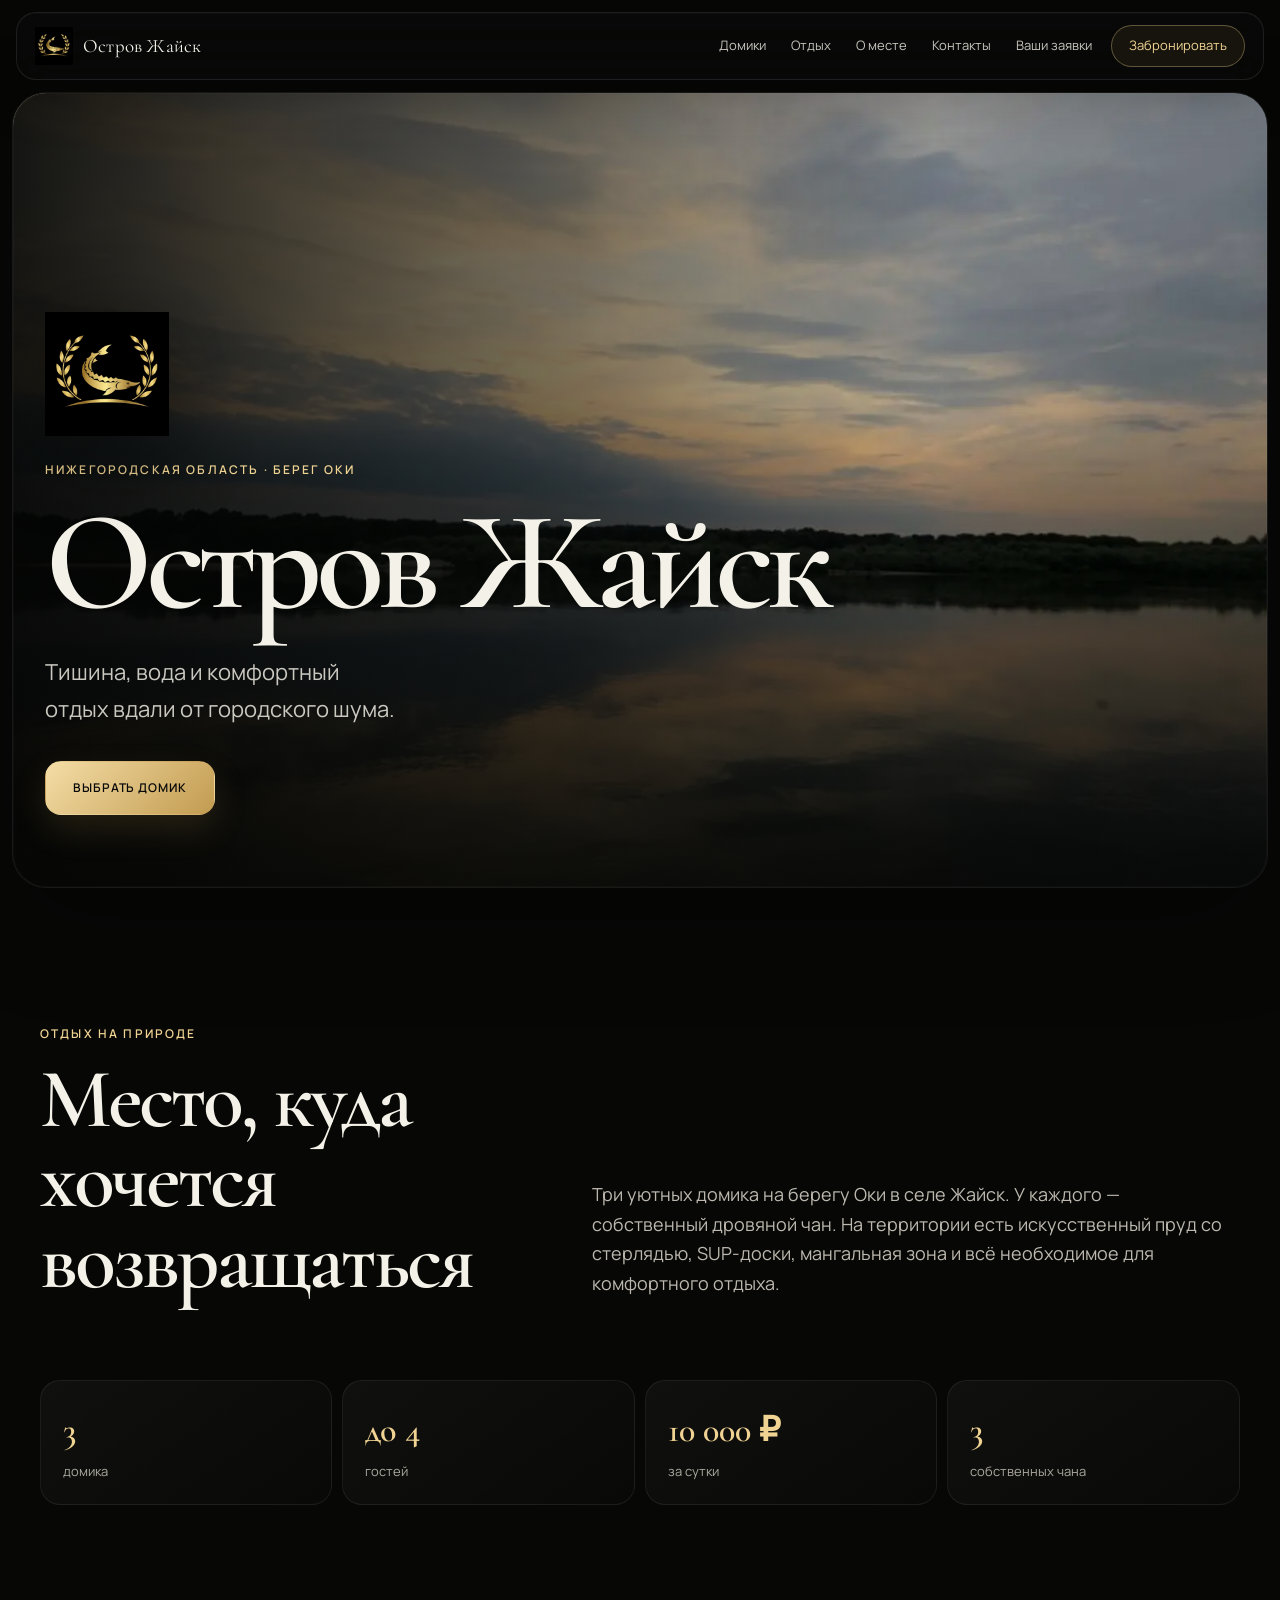
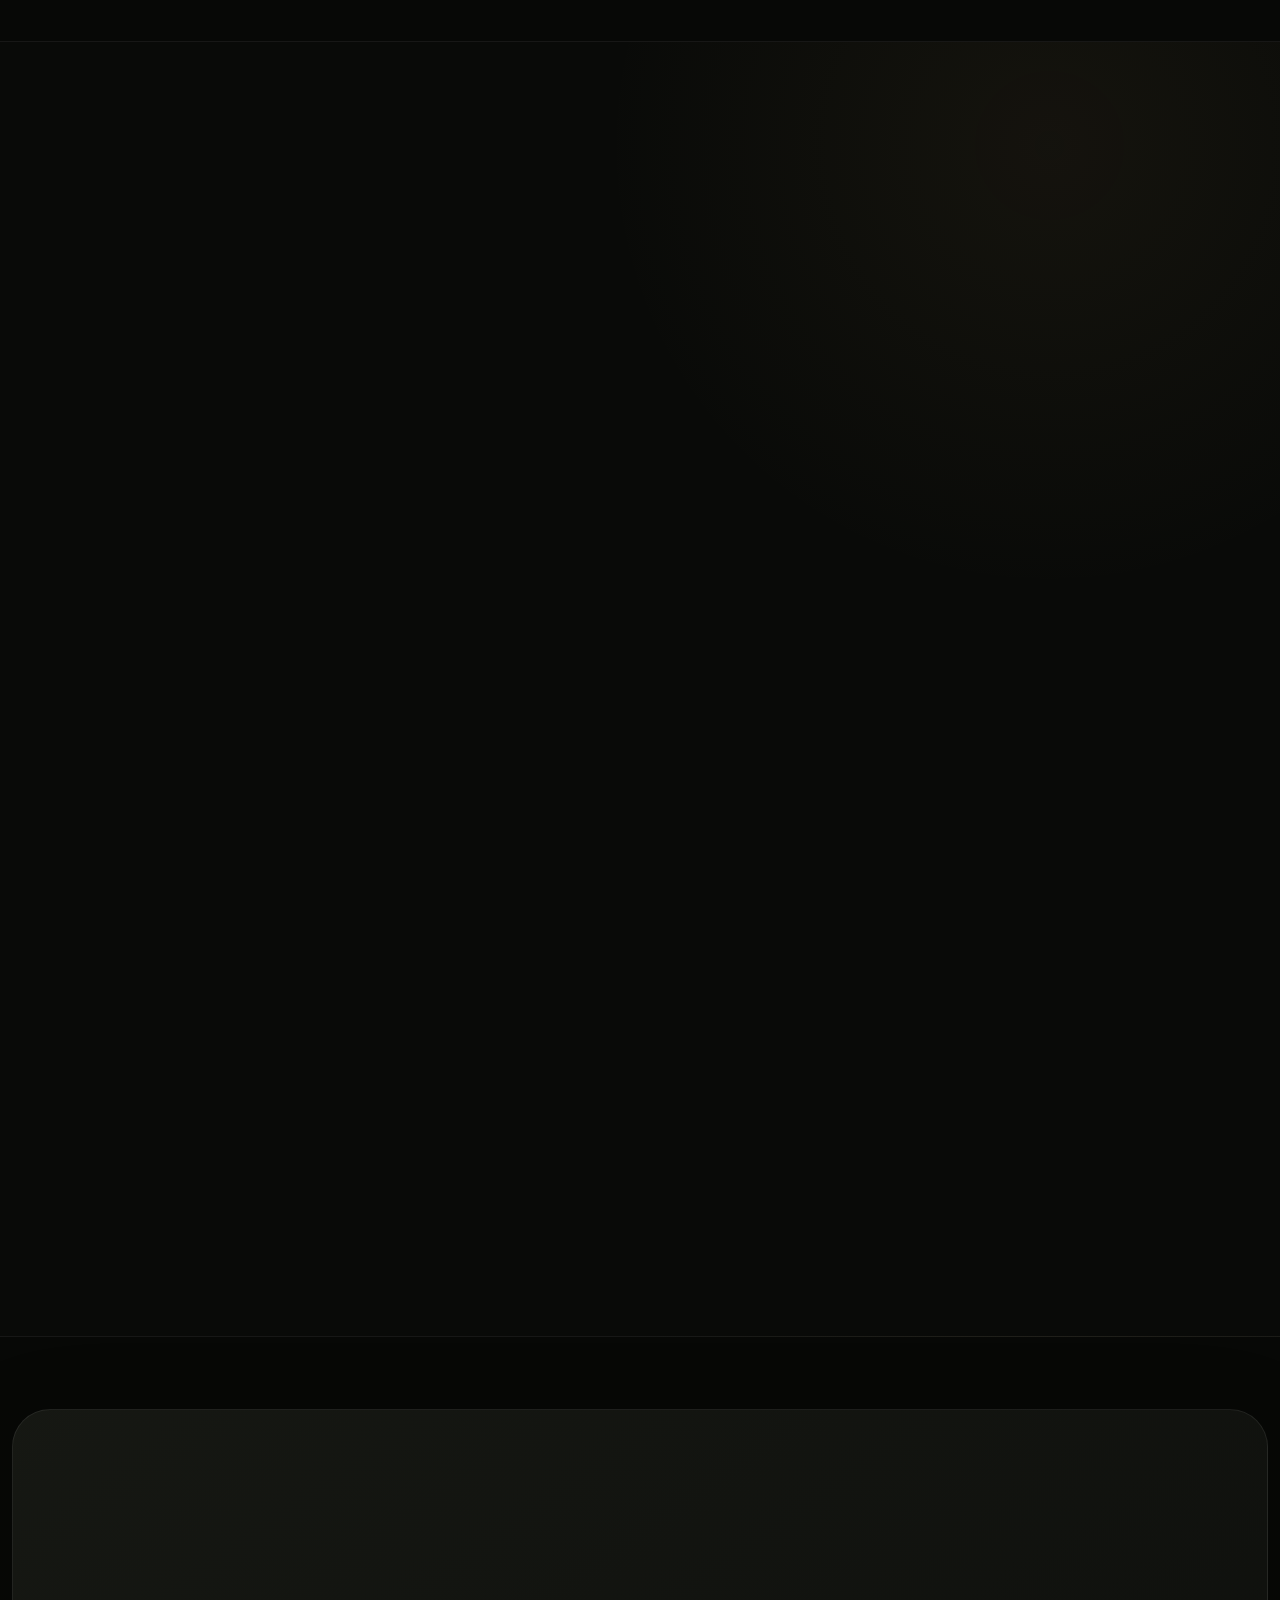
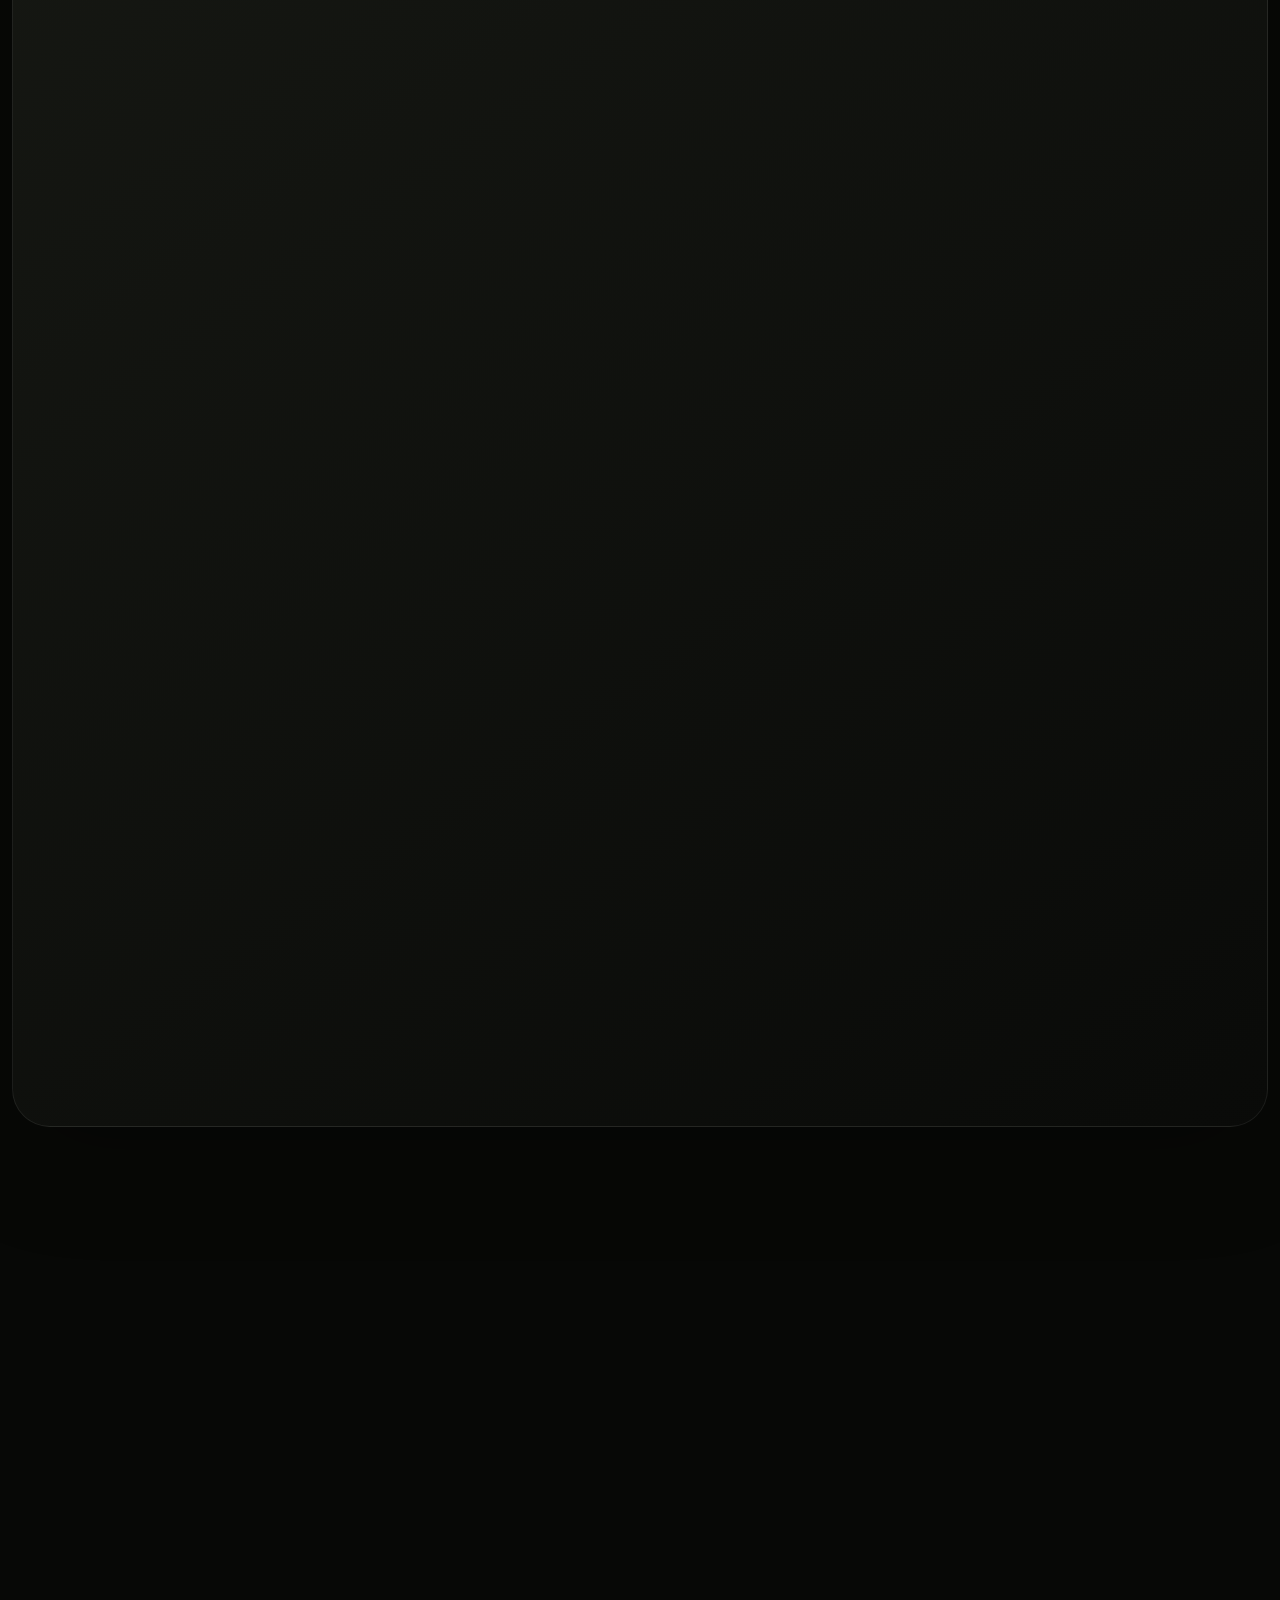
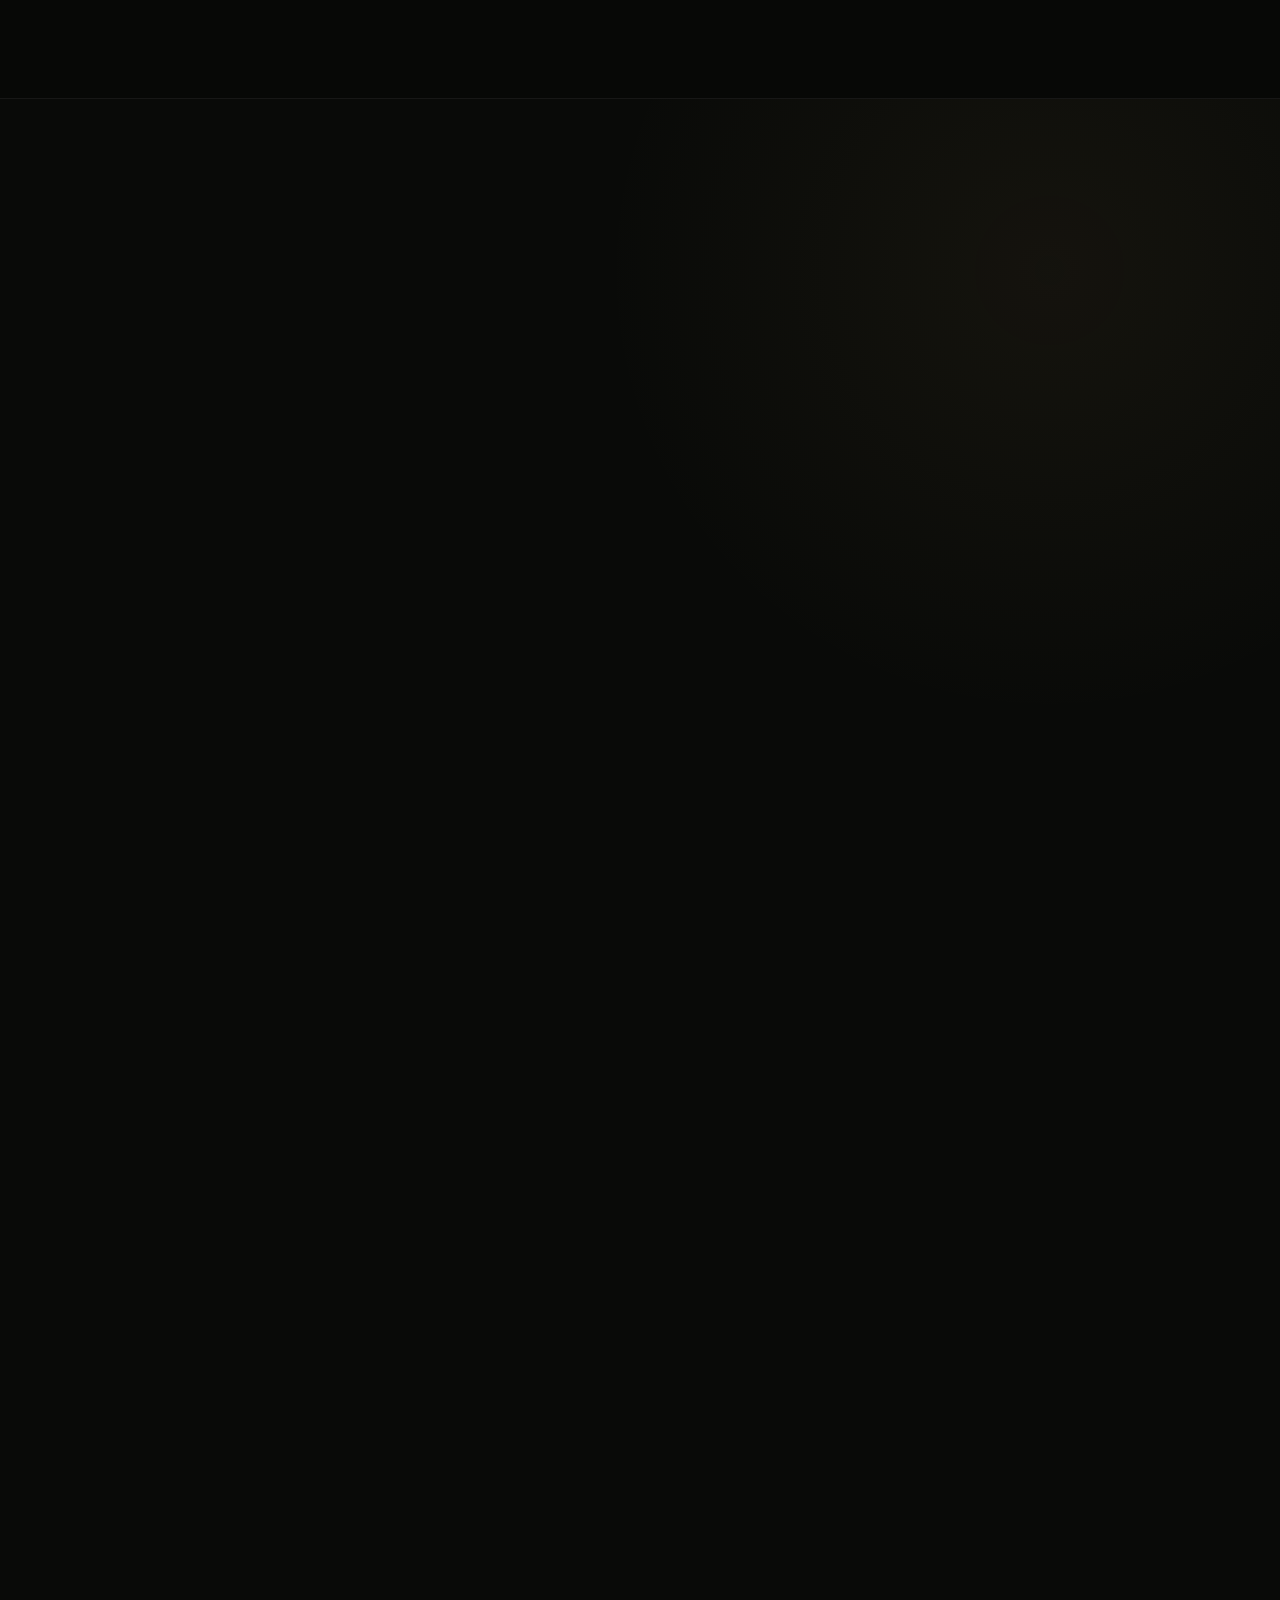
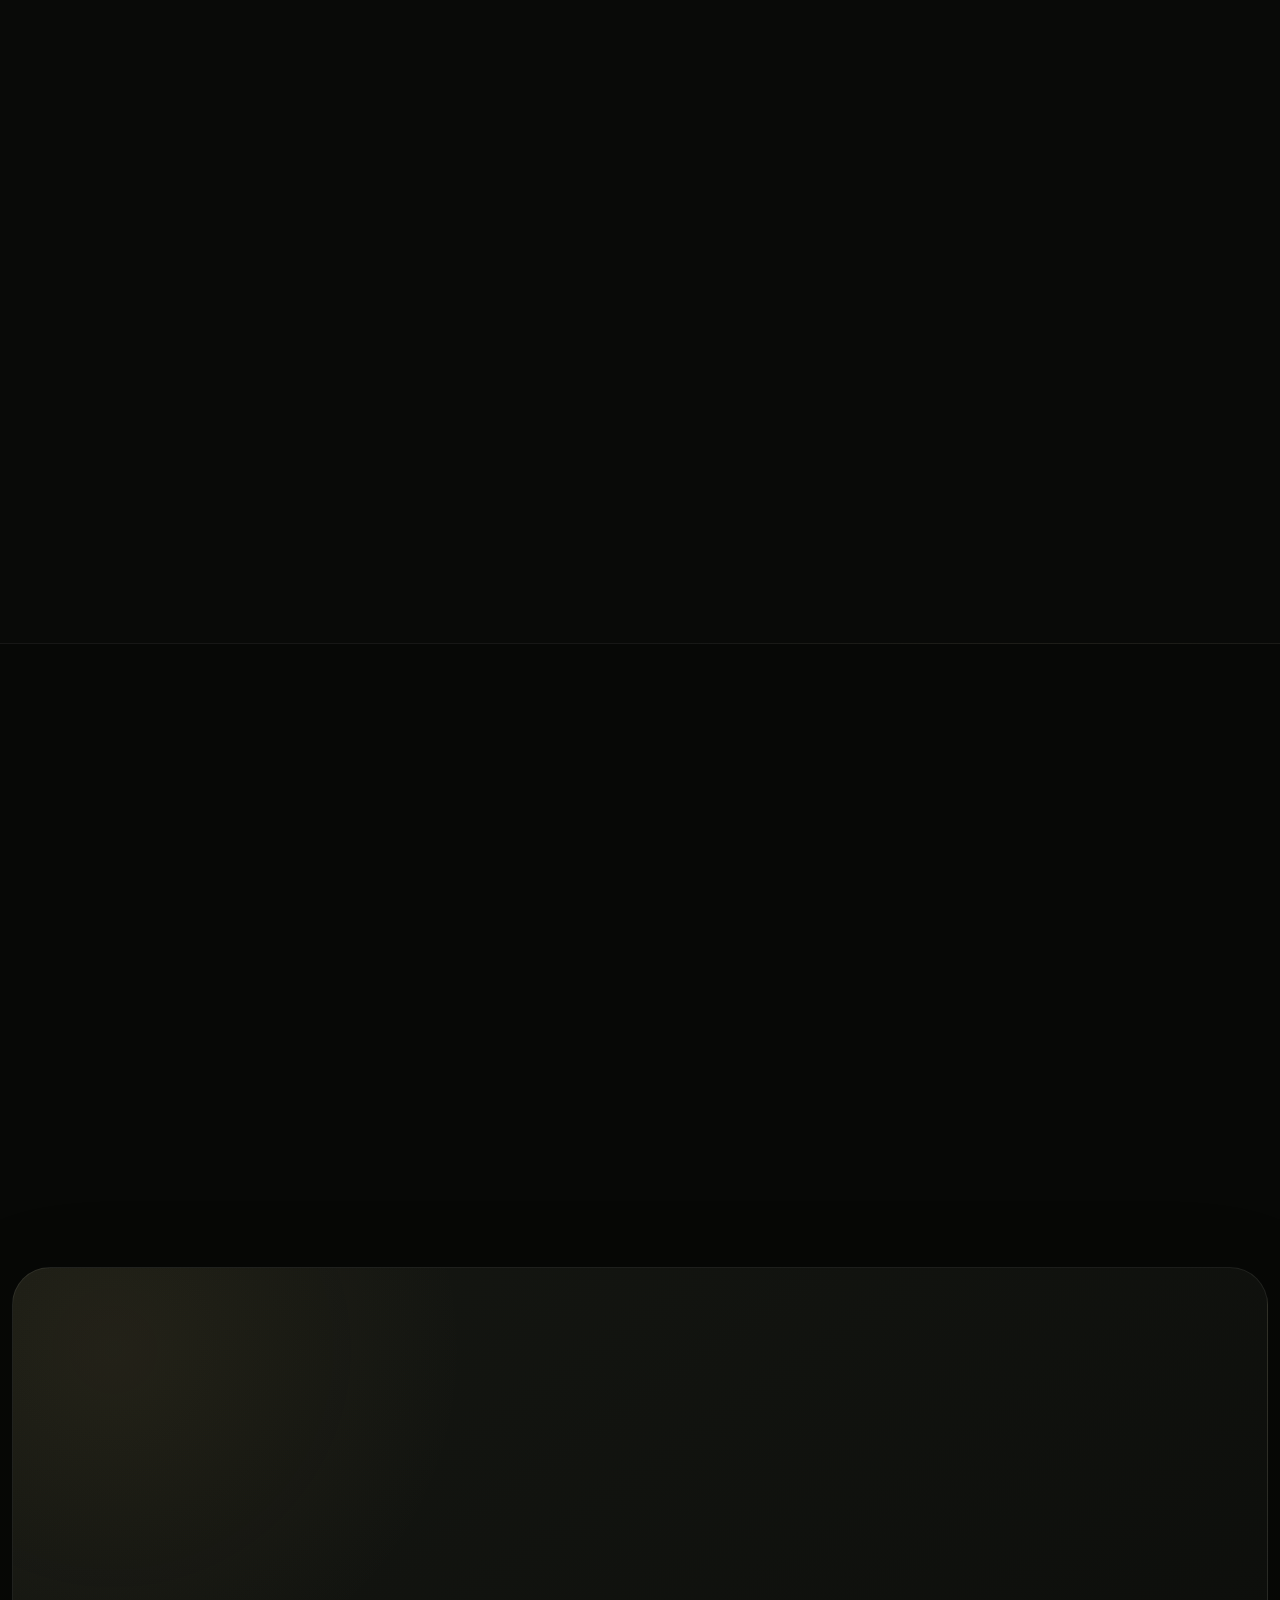
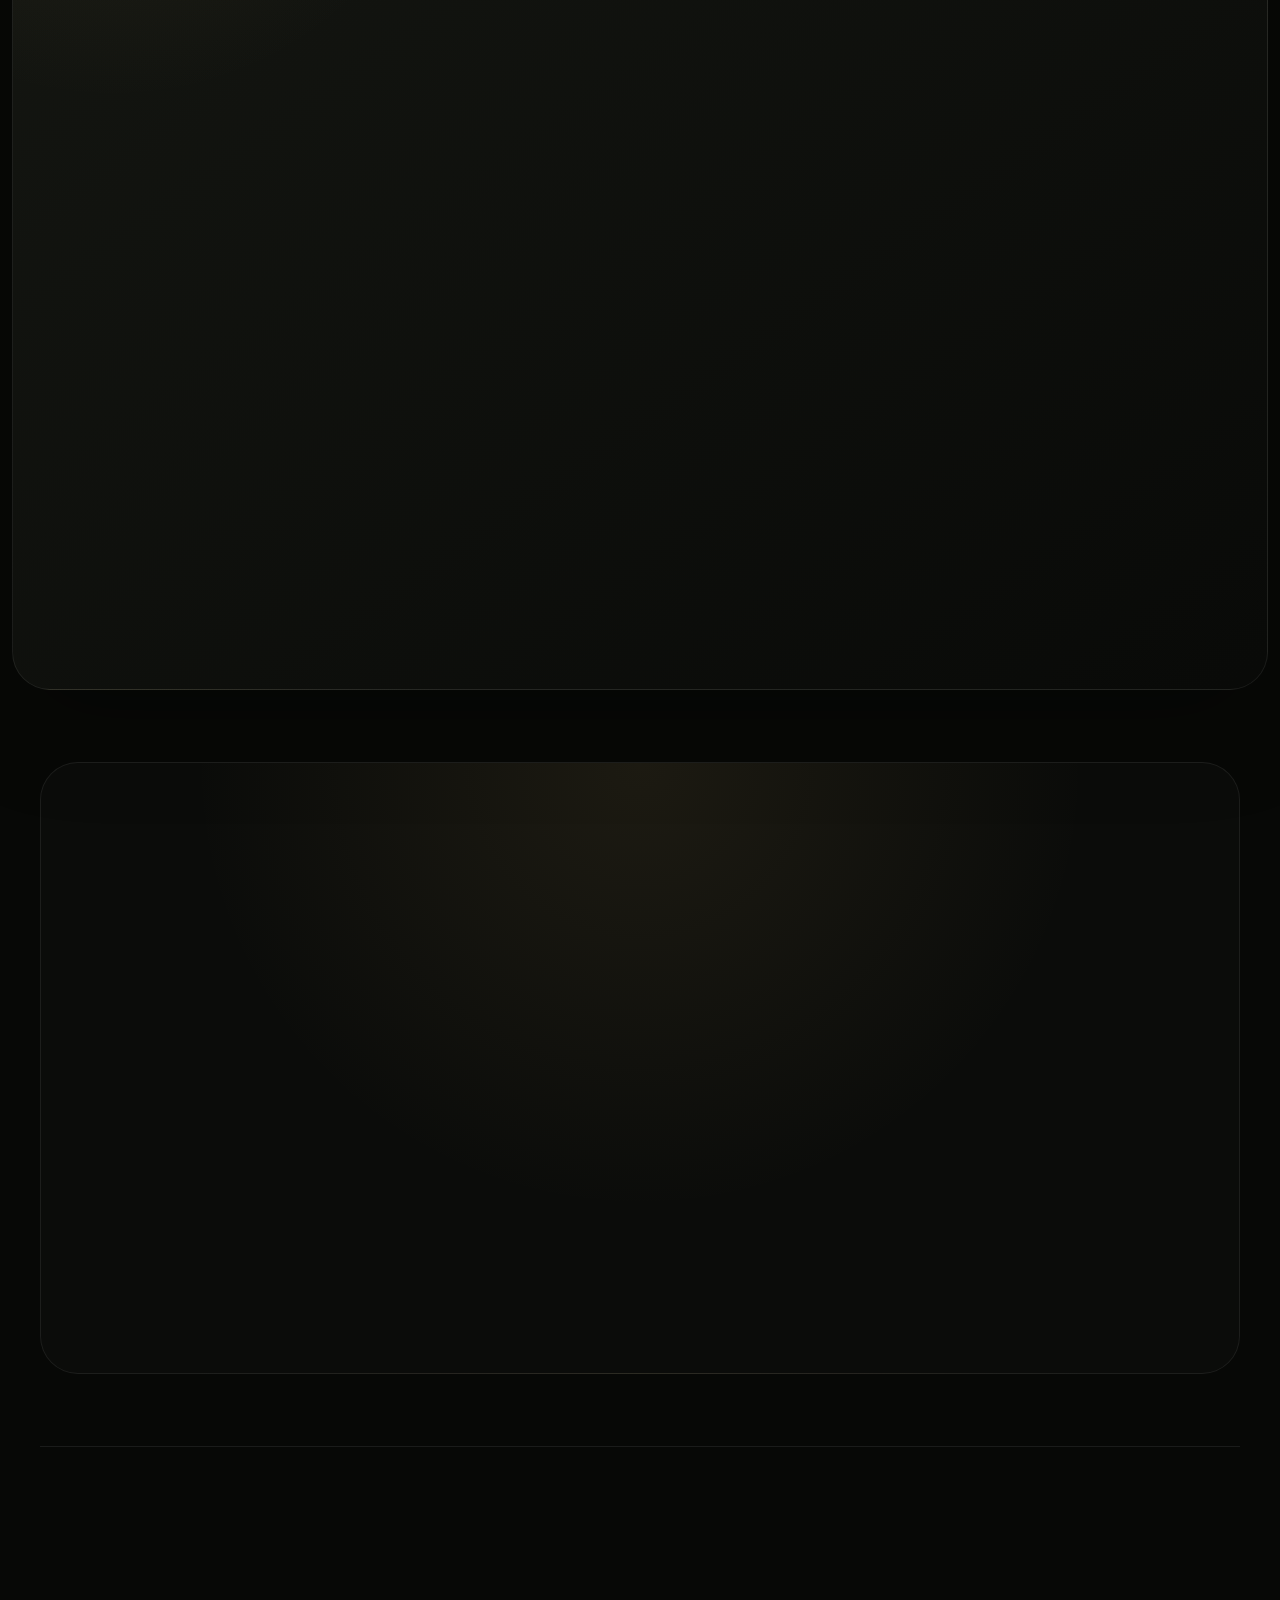
<file: index.html>
<!DOCTYPE html>
<html lang="ru">

<head>
  <meta charset="utf-8">

  <!-- Yandex.Metrika counter -->
  <script type="text/javascript">
    (function(m,e,t,r,i,k,a){
        m[i]=m[i]||function(){(m[i].a=m[i].a||[]).push(arguments)};
        m[i].l=1*new Date();
        for (var j = 0; j < document.scripts.length; j++) {if (document.scripts[j].src === r) { return; }}
        k=e.createElement(t),a=e.getElementsByTagName(t)[0],k.async=1,k.src=r,a.parentNode.insertBefore(k,a)
    })(window, document,'script','https://mc.yandex.ru/metrika/tag.js?id=111932281', 'ym');

    ym(111932281, 'init', {ssr:true, webvisor:true, clickmap:true, ecommerce:"dataLayer", referrer: document.referrer, url: location.href, accurateTrackBounce:true, trackLinks:true});
  </script>
  <!-- /Yandex.Metrika counter -->
  <!-- Google Tag Manager -->
  <script>
    (function(w,d,s,l,i){w[l]=w[l]||[];w[l].push({'gtm.start':
    new Date().getTime(),event:'gtm.js'});var f=d.getElementsByTagName(s)[0],
    j=d.createElement(s),dl=l!='dataLayer'?'&l='+l:'';j.async=true;j.src=
    'https://www.googletagmanager.com/gtm.js?id='+i+dl;f.parentNode.insertBefore(j,f);
    })(window,document,'script','dataLayer','GTM-5MGHRWXW');
  </script>
  <!-- End Google Tag Manager -->

  <meta name="viewport" content="width=device-width, initial-scale=1">

  <meta
    name="description"
    content="Остров Жайск — база отдыха с уютными домиками на берегу Оки в Нижегородской области. Собственный чан, SUP-доски, пруд и мангальная зона."
  >

  <meta name="theme-color" content="#050505">

  <meta
    name="robots"
    content="index, follow, max-image-preview:large, max-snippet:-1"
  >

  <link
    rel="canonical"
    href="https://www.xn--80admnftapige.xn--p1ai/"
  >

  <link
    rel="icon"
    href="favicon.ico"
    sizes="any"
  >

  <link
    rel="apple-touch-icon"
    href="assets/apple-touch-icon.png"
  >

  <meta property="og:locale" content="ru_RU">
  <meta property="og:type" content="website">
  <meta property="og:site_name" content="Остров Жайск">
  <meta property="og:title" content="Остров Жайск — база отдыха на берегу Оки">
  <meta
    property="og:description"
    content="Уютные домики с собственным чаном на берегу Оки в Нижегородской области."
  >
  <meta
    property="og:url"
    content="https://www.xn--80admnftapige.xn--p1ai/"
  >
  <meta
    property="og:image"
    content="https://www.xn--80admnftapige.xn--p1ai/assets/sunset-oka-new.webp"
  >
  <meta property="og:image:width" content="1536">
  <meta property="og:image:height" content="1152">
  <meta property="og:image:alt" content="Закат над Окой рядом с Островом Жайск">

  <meta name="twitter:card" content="summary_large_image">
  <meta name="twitter:title" content="Остров Жайск — база отдыха на берегу Оки">
  <meta
    name="twitter:description"
    content="Уютные домики с собственным чаном на берегу Оки."
  >
  <meta
    name="twitter:image"
    content="https://www.xn--80admnftapige.xn--p1ai/assets/sunset-oka-new.webp"
  >

  <script>
    document.documentElement.classList.add('js');
  </script>

  <title>Остров Жайск — база отдыха на берегу Оки</title>

  <script type="application/ld+json">
    {
      "@context": "https://schema.org",
      "@type": "LodgingBusiness",
      "@id": "https://www.xn--80admnftapige.xn--p1ai/#business",
      "name": "Остров Жайск",
      "alternateName": "База отдыха Остров Жайск",
      "description": "Уютные домики с собственным чаном на берегу Оки в селе Жайск Нижегородской области.",
      "url": "https://www.xn--80admnftapige.xn--p1ai/",
      "logo": "https://www.xn--80admnftapige.xn--p1ai/assets/logo.png",
      "image": [
        "https://www.xn--80admnftapige.xn--p1ai/assets/sunset-oka-new.webp",
        "https://www.xn--80admnftapige.xn--p1ai/assets/aframe-front-new.webp",
        "https://www.xn--80admnftapige.xn--p1ai/assets/gazebo-pro.webp"
      ],
      "telephone": "+79200540303",
      "priceRange": "10 000 ₽ за сутки",
      "sameAs": [
        "https://yandex.ru/maps/org/ostrov_zhaysk/136532600219/",
        "https://2gis.ru/firm/70000001112535510"
      ],
      "address": {
        "@type": "PostalAddress",
        "streetAddress": "территория СХ0002055, земельный участок 17",
        "addressLocality": "село Жайск",
        "addressRegion": "Нижегородская область",
        "addressCountry": "RU"
      }
    }
  </script>

  <link
    rel="preload"
    as="image"
    href="assets/sunset-oka-new.webp"
    type="image/webp"
    fetchpriority="high"
  >

  <link rel="stylesheet" href="styles.css?v=22">
</head>


<body>

  <!-- Yandex.Metrika counter -->
  <noscript><div><img src="https://mc.yandex.ru/watch/111932281" style="position:absolute; left:-9999px;" alt="" /></div></noscript>
  <!-- /Yandex.Metrika counter -->

<!-- Google Tag Manager (noscript) -->
<noscript>
  <iframe
    src="https://www.googletagmanager.com/ns.html?id=GTM-5MGHRWXW"
    height="0"
    width="0"
    style="display:none;visibility:hidden"
    title="Google Tag Manager"
  ></iframe>
</noscript>
<!-- End Google Tag Manager (noscript) -->

<a class="skip-link" href="#hero">
  Перейти к содержанию
</a>


<!-- =========================
     МЕНЮ
     ========================= -->

<header class="topbar">

  <a class="brand" href="#hero">

    <img
      src="assets/logo.webp"
      alt=""
    >

    <span>
      Остров Жайск
    </span>

  </a>


  <button
    class="menu"
    type="button"
    aria-label="Открыть меню"
    aria-expanded="false"
  >
    ☰
  </button>


  <nav aria-label="Основная навигация">

    <a href="houses.html">
      Домики
    </a>

    <a href="#rest">
      Отдых
    </a>

    <a href="#about">
      О месте
    </a>

    <a href="#contacts">
      Контакты
    </a>

    <a href="requests.html">
      Ваши заявки
    </a>

    <a
      class="nav-cta"
      href="#booking"
    >
      Забронировать
    </a>

  </nav>

</header>


<main>


<!-- =========================
     ГЛАВНЫЙ ЭКРАН
     ========================= -->

<section class="hero" id="hero">

  <div class="hero-bg"></div>

  <div class="hero-shade"></div>


  <div class="hero-content">

    <img
      class="hero-logo"
      src="assets/logo.webp"
      alt="Логотип Остров Жайск"
    >


    <p class="eyebrow">
      Нижегородская область · берег Оки
    </p>


    <h1>
      Остров Жайск
    </h1>


    <p class="lead">
      Тишина, вода и комфортный отдых
      вдали от городского шума.
    </p>


    <a
      class="button gold"
      href="houses.html"
    >
      Выбрать домик
    </a>

  </div>

</section>


<!-- =========================
     О БАЗЕ
     ========================= -->

<section class="section intro reveal">

  <p class="eyebrow">
    Отдых на природе
  </p>


  <h2>
    Место, куда хочется возвращаться
  </h2>


  <p class="section-lead">

    Три уютных домика на берегу Оки
    в селе Жайск.

    У каждого — собственный
    дровяной чан.

    На территории есть искусственный
    пруд со стерлядью, SUP-доски,
    мангальная зона и всё необходимое
    для комфортного отдыха.

  </p>


  <div class="facts">

    <span>
      <b>3</b>
      домика
    </span>

    <span>
      <b>до 4</b>
      гостей
    </span>

    <span>
      <b>10 000 ₽</b>
      за сутки
    </span>

    <span>
      <b>3</b>
      собственных чана
    </span>

  </div>

</section>


<!-- =========================
     ДОМИКИ
     ========================= -->

<section
  id="houses"
  class="section dark"
>

  <div class="reveal">

    <p class="eyebrow">
      Проживание
    </p>

    <h2>
      Три домика — одна атмосфера
    </h2>

    <p class="section-lead home-houses-lead">
      Осетровый, Окский и Еловый — три характера одного спокойного отдыха.
      Выберите настроение, а подробности посмотрите на странице домика.
    </p>

    <a class="button outline" href="houses.html">
      Открыть каталог домиков
    </a>

  </div>


  <div class="cards">


    <!-- ОСЕТРОВЫЙ -->

    <article class="house-card reveal">

      <div class="card-photo">

        <img
          src="assets/aframe-front-new.webp"
          alt="Внешний вид домика «Осетровый»"
          width="1536"
          height="1024"
          loading="lazy"
          decoding="async"
        >

      </div>


      <div class="card-body">

        <div class="symbol">
          ◈
        </div>

        <h3>
          Осетровый
        </h3>

        <p>
          Домик с характером
          Острова Жайск.
        </p>


        <ul hidden>

          <li>
            До 4 гостей
          </li>

          <li>
            2 спальни
          </li>

          <li>
            Кухня-гостиная
          </li>

          <li>
            Собственный чан
          </li>

        </ul>


        <div class="price">

          10 000 ₽

          <small>
            / сутки
          </small>

        </div>


        <a
          class="button outline"
          href="house-osetrovy.html"
        >
          Подробнее
        </a>

      </div>

    </article>


    <!-- ОКСКИЙ -->

    <article class="house-card reveal">

      <div class="card-photo">

        <img
          src="assets/oksky-exterior-new.webp"
          alt="Внешний вид домика «Окский»"
          width="1536"
          height="1024"
          loading="lazy"
          decoding="async"
        >

      </div>


      <div class="card-body">

        <div class="symbol">
          ≈
        </div>

        <h3>
          Окский
        </h3>

        <p>
          Спокойствие и простор
          на берегу Оки.
        </p>


        <ul hidden>

          <li>
            До 4 гостей
          </li>

          <li>
            2 спальни
          </li>

          <li>
            Кухня-гостиная
          </li>

          <li>
            Собственный чан
          </li>

        </ul>


        <div class="price">

          10 000 ₽

          <small>
            / сутки
          </small>

        </div>


        <a
          class="button outline"
          href="house-oksky.html"
        >
          Подробнее
        </a>

      </div>

    </article>


    <!-- ЕЛОВЫЙ -->

    <article class="house-card reveal">

      <div class="card-photo">

        <img
          src="assets/elovy-exterior-new.webp"
          alt="Внешний вид домика «Еловый»"
          width="1536"
          height="1024"
          loading="lazy"
          decoding="async"
        >

      </div>


      <div class="card-body">

        <div class="symbol">
          ♠
        </div>

        <h3>
          Еловый
        </h3>

        <p>
          Уютный отдых среди
          зелени и тишины.
        </p>


        <ul hidden>

          <li>
            До 4 гостей
          </li>

          <li>
            2 спальни
          </li>

          <li>
            Кухня-гостиная
          </li>

          <li>
            Собственный чан
          </li>

        </ul>


        <div class="price">

          10 000 ₽

          <small>
            / сутки
          </small>

        </div>


        <a
          class="button outline"
          href="house-elovy.html"
        >
          Подробнее
        </a>

      </div>

    </article>

  </div>


  <p class="photo-note reveal">
    Фотографии, планировка и полное оснащение —
    на личной странице каждого домика.
  </p>

</section>


<!-- =========================
     ВНУТРИ ДОМИКА
     ========================= -->

<section class="split section">

  <div class="reveal">

    <p class="eyebrow">
      Внутри домика
    </p>


    <h2>
      Тишина и комфорт внутри
    </h2>


    <p>

      В каждом домике есть пространство для спокойного отдыха,
      тёплых вечеров и времени вместе.
      Планировку и полное оснащение можно посмотреть
      на личной странице выбранного домика.

    </p>


    <div class="amenities" hidden>

      <span>2 спальни</span>

      <span>Душ и туалет</span>

      <span>Горячая вода</span>

      <span>Wi-Fi</span>

      <span>Телевизор</span>

      <span>Холодильник</span>

      <span>Плита</span>

      <span>Микроволновка</span>

      <span>Посуда и приборы</span>

    </div>


    <a class="button outline" href="houses.html">
      Сравнить домики
    </a>

  </div>


  <img
    class="reveal"
    src="assets/bedroom-pro.webp"
    alt="Светлая спальня с белым бельём внутри домика"
    width="853"
    height="1280"
    loading="lazy"
    decoding="async"
  >

</section>


<!-- =========================
     ФОТОГРАФИИ
     ========================= -->

<section class="section photo-story" aria-labelledby="photoStoryTitle">

  <div class="photo-story-heading reveal">

    <div>
      <p class="eyebrow">Настоящий Жайск</p>
      <h2 id="photoStoryTitle">От рассвета до огня</h2>
    </div>

    <p>
      Домики, территория и берег Оки — настоящие кадры,
      снятые на территории Острова Жайск.
    </p>

  </div>

  <div class="photo-story-grid">

    <figure class="photo-story-wide reveal">
      <img
        src="assets/gazebo-pro.webp"
        alt="Уютная беседка среди сосен на территории Острова Жайск"
        width="1536"
        height="1024"
        loading="lazy"
        decoding="async"
      >
      <figcaption>Уютная беседка среди сосен</figcaption>
    </figure>

    <figure class="reveal">
      <img
        src="assets/aframe-pines-new.webp"
        alt="Домик A-frame среди сосен"
        width="1152"
        height="1536"
        loading="lazy"
        decoding="async"
      >
      <figcaption>Домики среди сосен</figcaption>
    </figure>

    <figure class="reveal">
      <img
        src="assets/hanging-chair-close-new.webp"
        alt="Подвесное кресло на террасе домика"
        width="853"
        height="1280"
        loading="lazy"
        decoding="async"
      >
      <figcaption>Тихое место на террасе</figcaption>
    </figure>

    <figure class="reveal">
      <img
        src="assets/river-new.webp"
        alt="Река Ока рядом с базой отдыха"
        width="1536"
        height="1024"
        loading="lazy"
        decoding="async"
      >
      <figcaption>Ока совсем рядом</figcaption>
    </figure>

    <figure class="reveal">
      <img
        src="assets/pond-path-new.webp"
        alt="Пруд с отражением неба на территории Острова Жайск"
        width="1536"
        height="1024"
        loading="lazy"
        decoding="async"
      >
      <figcaption>Пруд с отражением неба</figcaption>
    </figure>

    <figure class="reveal">
      <img
        src="assets/aframe-garden-portrait-new.webp"
        alt="Фасад A-frame среди сосен и цветников"
        width="1024"
        height="1536"
        loading="lazy"
        decoding="async"
      >
      <figcaption>Домик среди сосен и цветов</figcaption>
    </figure>

  </div>

</section>


<!-- =========================
     ОТДЫХ
     ========================= -->

<section
  id="rest"
  class="section rest"
>

  <div class="reveal">

    <p class="eyebrow">
      На территории
    </p>

    <h2>
      Отдых в своём ритме
    </h2>

  </div>


  <div class="feature-grid">


    <article class="reveal">

      <img
        src="assets/hot-tub-guests.webp"
        alt="Гости отдыхают в дровяном чане среди сосен"
        width="1024"
        height="1536"
        loading="lazy"
        decoding="async"
      >

      <h3>
        Дровяной чан
      </h3>

      <p>
        У каждого домика — свой чан.
        Особенно хорош вечером,
        когда вокруг становится тихо.
      </p>

    </article>


    <article class="feature-compact reveal">

      <img
        src="assets/sup-boards.webp"
        alt="SUP-доски для прогулок по Оке"
        width="1100"
        height="733"
        loading="lazy"
        decoding="async"
      >

      <div class="feature-copy">
        <h3>
          Река и SUP
        </h3>

        <p>
          Прогулки по воде
          на SUP-досках и отдых
          на берегу Оки.
        </p>
      </div>

    </article>


    <article class="feature-compact reveal">

      <img
        src="assets/pond-pro.webp"
        alt="Пруд на территории Острова Жайск"
        width="1200"
        height="800"
        loading="lazy"
        decoding="async"
      >

      <div class="feature-copy">
        <h3>
          Пруд со стерлядью
        </h3>

        <p>
          Искусственный пруд
          на территории —
          часть атмосферы
          Острова Жайск.
        </p>
      </div>

    </article>


    <article class="feature-compact reveal">

      <img
        src="assets/barbecue-pro.webp"
        alt="Мангальная зона в беседке"
        width="1536"
        height="1024"
        loading="lazy"
        decoding="async"
      >

      <div class="feature-copy">
        <h3>
          Мангальная зона
        </h3>

        <p>
          Место для ужина
          на свежем воздухе
          и спокойных вечеров
          у огня.
        </p>
      </div>

    </article>

  </div>

</section>


<!-- =========================
     О МЕСТЕ
     ========================= -->

<section
  id="about"
  class="section story reveal"
>

  <p class="eyebrow">
    О месте
  </p>


  <h2>
    Жайск. Берег Оки.
  </h2>


  <p>

    Остров Жайск находится
    у старинного села Жайск
    на правом берегу Оки.

    Здесь главное — не спешить:
    смотреть на воду, гулять,
    отдыхать у огня
    и проводить время вместе.

  </p>

</section>


<!-- =========================
     БРОНИРОВАНИЕ
     ========================= -->

<section
  id="booking"
  class="section booking"
>


  <div class="booking-copy reveal">

    <p class="eyebrow">
      Бронирование
    </p>


    <h2>
      Выберите даты
    </h2>


    <p>

      Стоимость любого домика —

      <b>
        10 000 ₽ за сутки
      </b>.

      Время заезда и выезда
      согласовывается индивидуально.

    </p>


    <p>

      После отправки заявки
      администратор свяжется
      с вами для подтверждения
      бронирования.

    </p>


    <div
      class="booking-counter"
      aria-live="polite"
    >

      <span class="booking-counter-label">
        Заявок за всё время
      </span>

      <strong id="bookingCounter">
        2 347
      </strong>

      <span class="booking-counter-note">
        Каждая новая заявка учитывается автоматически
      </span>

    </div>

  </div>


  <form
    id="bookingForm"
    class="reveal"
  >


    <div class="form-field">

      <label for="house">
        Домик
      </label>

      <div class="field-frame">

        <select
          id="house"
          required
        >

          <option value="Осетровый">
            Осетровый
          </option>

          <option value="Окский">
            Окский
          </option>

          <option value="Еловый">
            Еловый
          </option>

        </select>

      </div>

    </div>


    <div class="form-row">


      <div class="form-field">

        <label for="checkin">
          Заезд
        </label>

        <div class="field-frame field-frame-date">

          <input
            id="checkin"
            type="date"
            required
          >

          <button
            class="date-picker-button"
            type="button"
            data-date-target="checkin"
            aria-label="Открыть календарь: дата заезда"
          >
            <span class="date-picker-icon" aria-hidden="true"></span>
          </button>

        </div>

      </div>


      <div class="form-field">

        <label for="checkout">
          Выезд
        </label>

        <div class="field-frame field-frame-date">

          <input
            id="checkout"
            type="date"
            required
          >

          <button
            class="date-picker-button"
            type="button"
            data-date-target="checkout"
            aria-label="Открыть календарь: дата выезда"
          >
            <span class="date-picker-icon" aria-hidden="true"></span>
          </button>

        </div>

      </div>


    </div>


    <div class="form-row">


      <div class="form-field">

        <label for="guests">
          Гостей
        </label>

        <div class="field-frame">

          <select id="guests">

            <option>1</option>

            <option>2</option>

            <option>3</option>

            <option selected>
              4
            </option>

          </select>

        </div>

      </div>


      <div class="form-field">

        <label for="phone">
          Телефон
        </label>

        <div class="field-frame">

          <input
            id="phone"
            type="tel"
            placeholder="+7 999 000-00-00"
            autocomplete="tel"
            inputmode="tel"
            required
          >

        </div>

      </div>


    </div>


    <div class="form-field">

      <label for="name">
        Имя или ФИО
      </label>

      <div class="field-frame">

        <input
          id="name"
          type="text"
          placeholder="Например, Иван Иванов"
          autocomplete="name"
          required
        >

      </div>

    </div>


    <div class="form-field">

      <label for="comment">
        Комментарий
      </label>

      <div class="field-frame field-frame-textarea">

        <textarea
          id="comment"
          rows="3"
          placeholder="Необязательно"
        ></textarea>

      </div>

    </div>


    <p class="form-privacy-note">
      Имя и телефон сохраняются в cookie только на этом устройстве,
      чтобы вам не пришлось вводить их снова.
    </p>


    <div class="total">

      <span>
        Итого
      </span>

      <strong id="total">
        10 000 ₽
      </strong>

      <small id="nights">
        1 сутки
      </small>

    </div>


    <button
      class="button gold"
      type="submit"
    >
      Отправить заявку
    </button>


    <p
      id="formStatus"
      class="status"
    ></p>


  </form>

</section>


<!-- =========================
     КОНТАКТЫ
     ========================= -->

<section
  id="contacts"
  class="section contacts reveal"
>

  <p class="eyebrow">
    Контакты
  </p>


  <h2>
    Остров Жайск
  </h2>


  <p>
    с. Жайск, тер. СХ0002055, участок 17 · берег Оки
  </p>


  <a
    class="phone"
    href="tel:+79200540303"
  >
    +7&nbsp;920&nbsp;054&#8209;03&#8209;03
  </a>


  <p class="muted">

    Точный маршрут и детали
    заезда сообщим при бронировании.

  </p>

</section>


</main>


<!-- =========================
     ПОДВАЛ
     ========================= -->

<footer>
  <div class="brand">
    <img src="assets/logo.webp" alt="">
    <span>Остров Жайск</span>
  </div>

  <div class="footer-contacts" aria-label="Контакты">
    <a class="footer-phone" href="tel:+79200540303">
      +7&nbsp;920&nbsp;054&#8209;03&#8209;03
    </a>
    <a class="footer-email" href="mailto:kostantinp81@gmail.com">
      kostantinp81@gmail.com
    </a>
    <a
      class="footer-map-link"
      href="https://yandex.ru/maps/org/ostrov_zhaysk/136532600219/"
      target="_blank"
      rel="noopener noreferrer"
      data-ym-goal="yandex_maps_click"
      aria-label="Открыть Остров Жайск в Яндекс Картах, территория СХ0002055, участок 17"
    >
      <span>Открыть в Яндекс Картах</span>
      <small>тер. СХ0002055, участок 17</small>
    </a>
    <span class="footer-copy">© 2026</span>
  </div>
</footer>


<script src="config.js"></script>

<script src="script.js?v=15"></script>


</body>

</html>
</file>
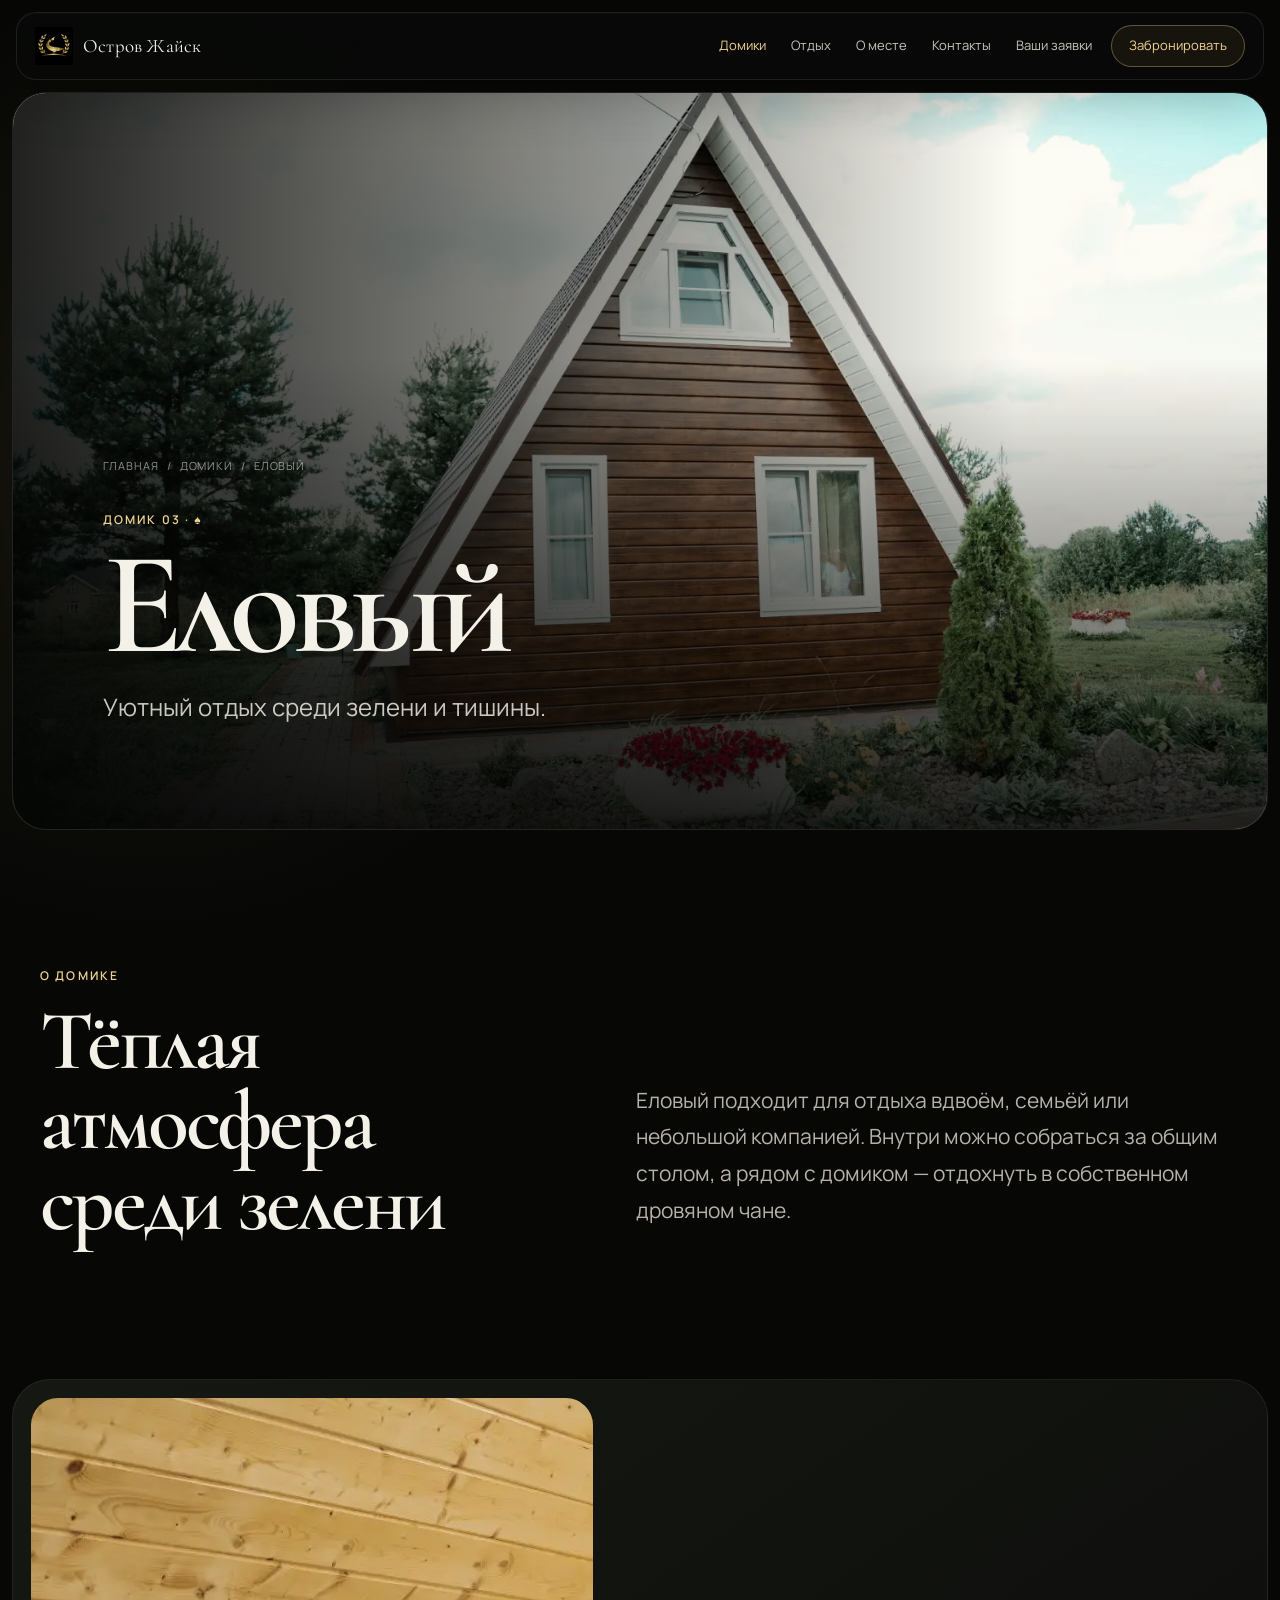
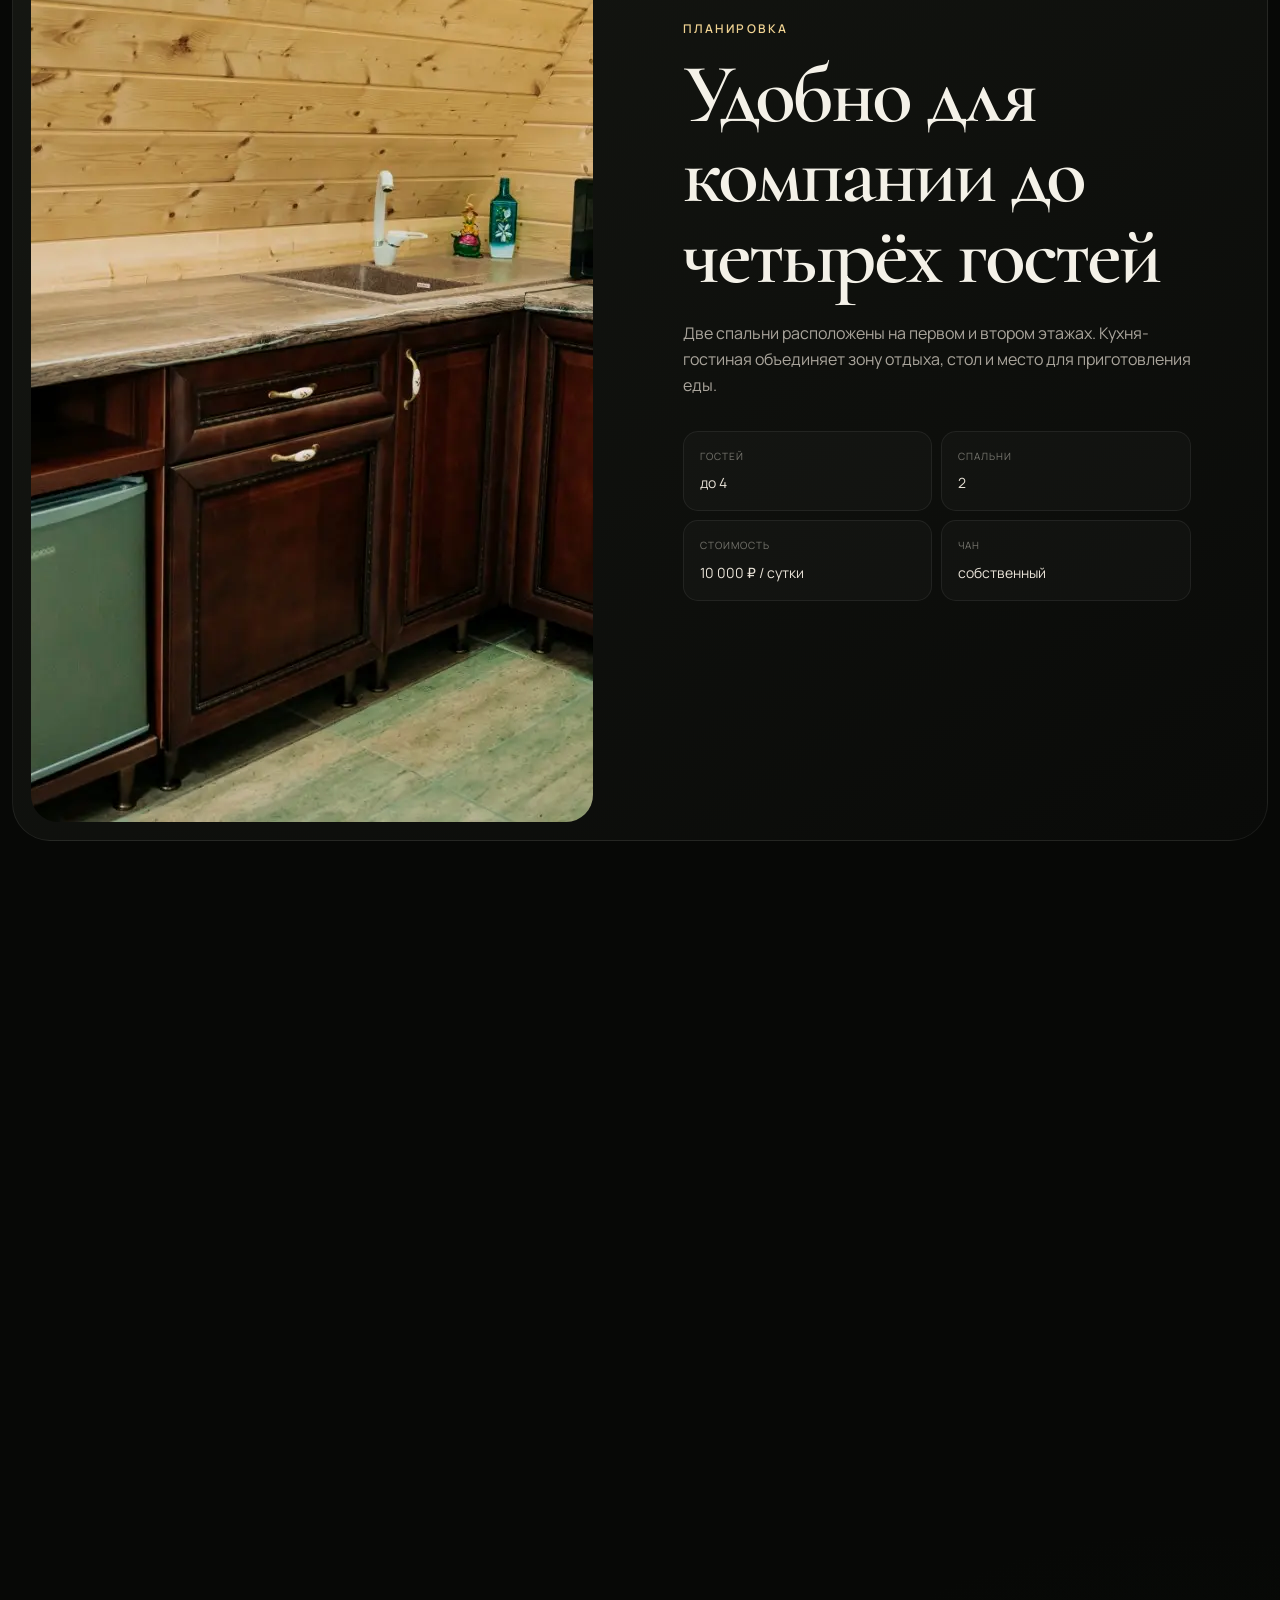
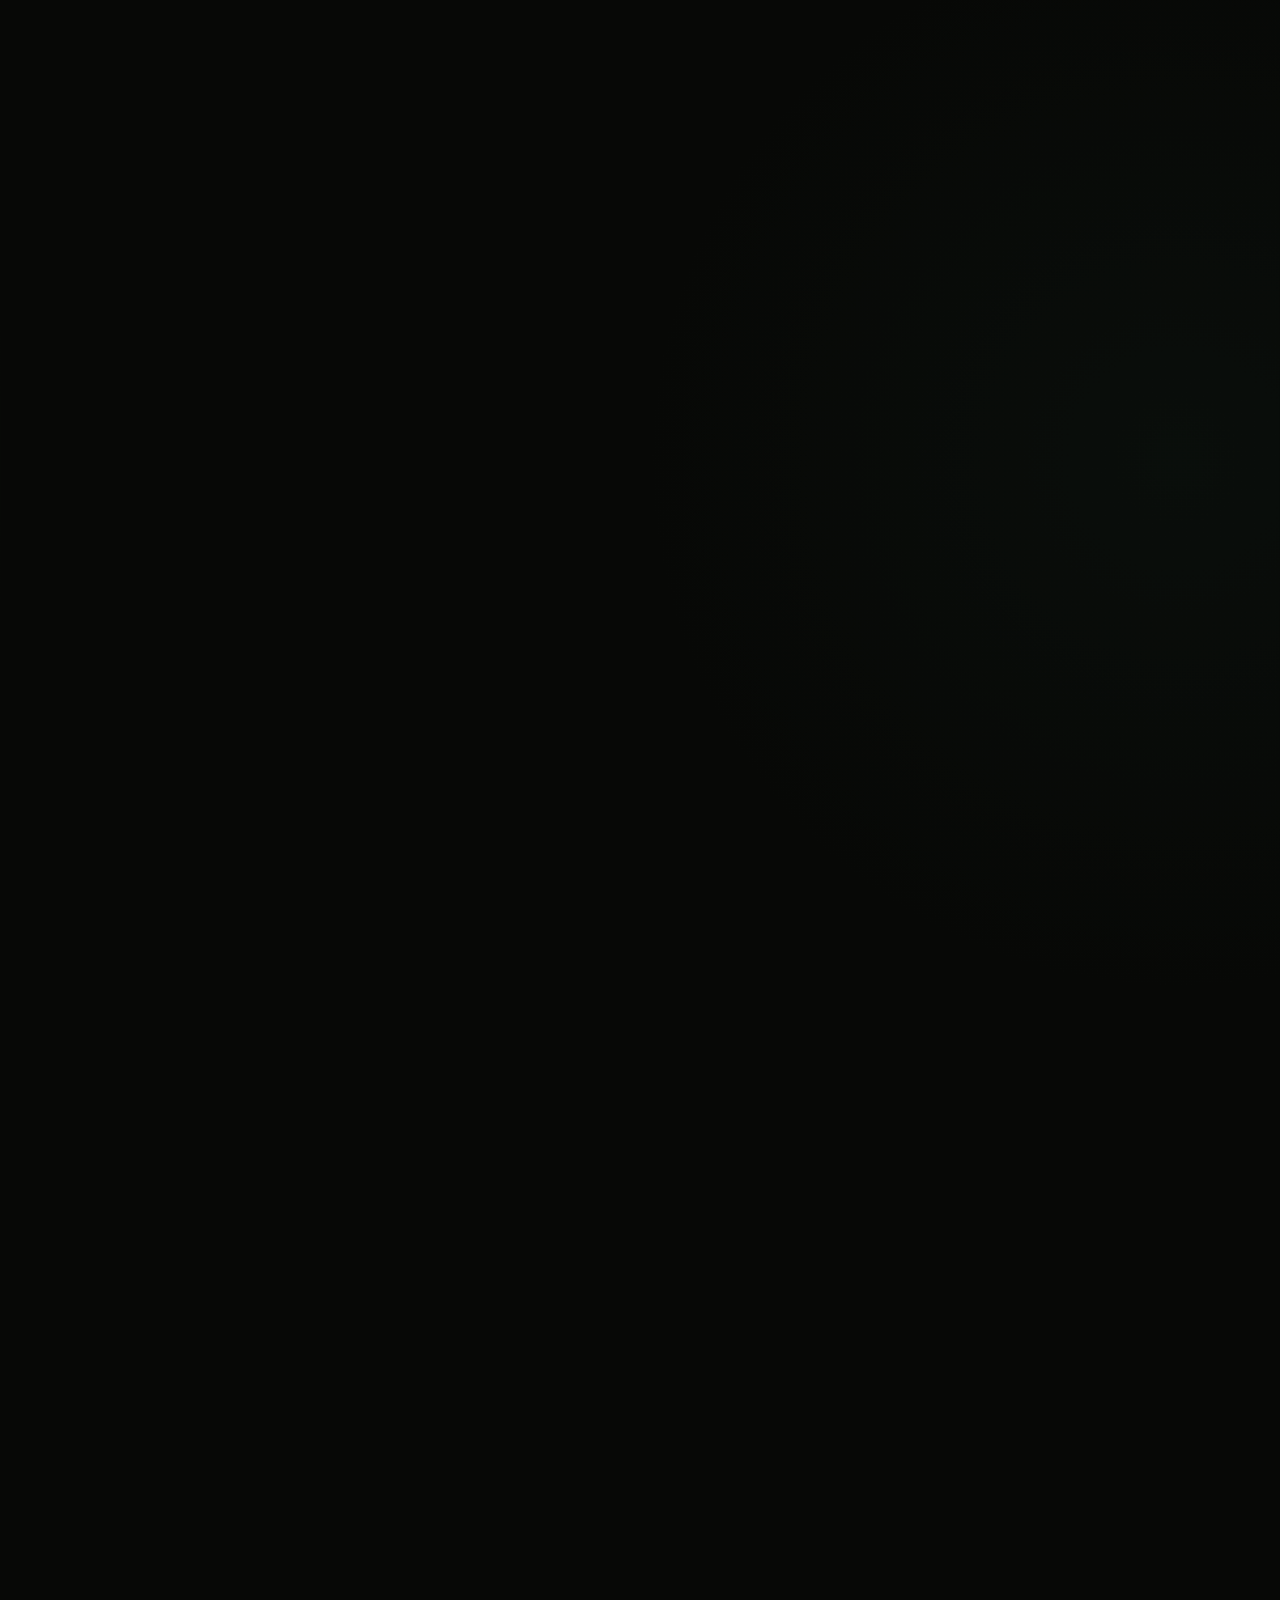
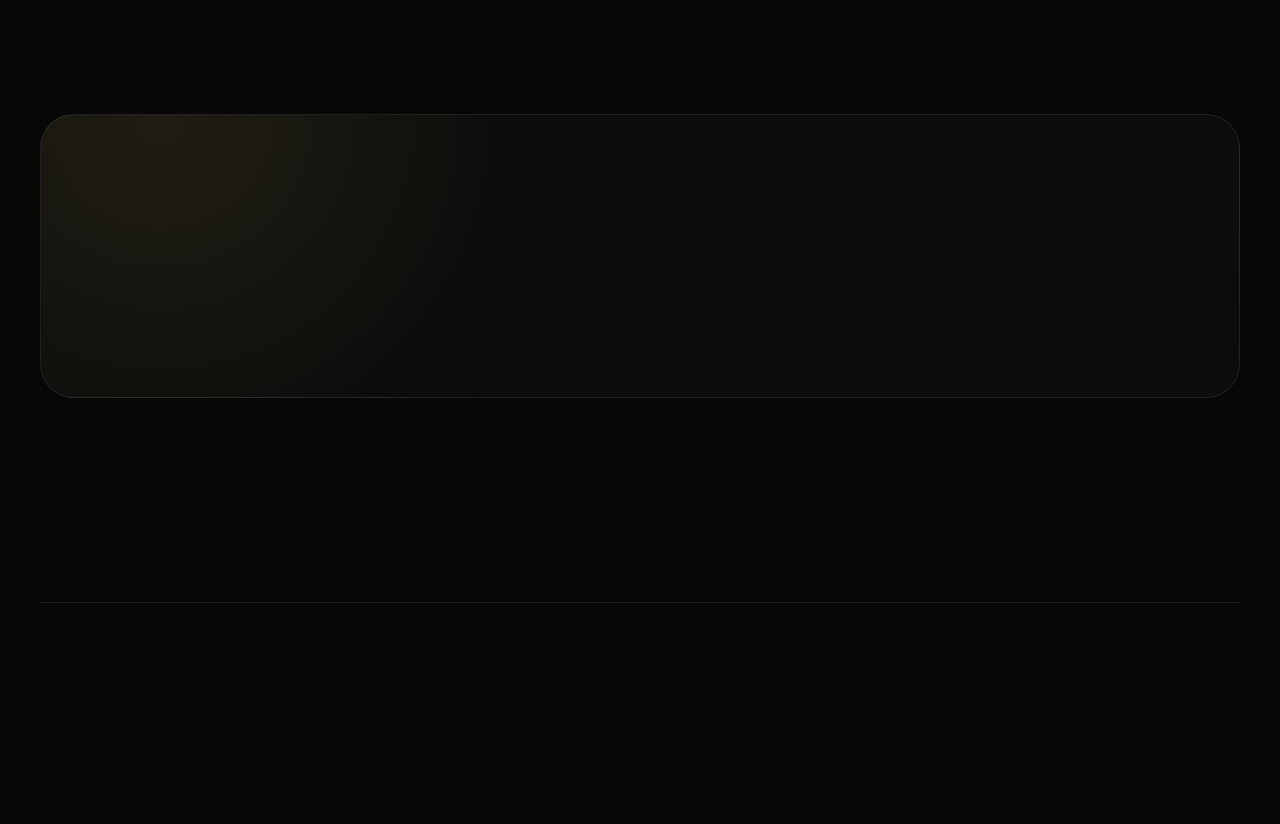
<file: house-elovy.html>
<!DOCTYPE html>
<html lang="ru">

<head>
  <meta charset="utf-8">

  <!-- Yandex.Metrika counter -->
  <script type="text/javascript">
    (function(m,e,t,r,i,k,a){
        m[i]=m[i]||function(){(m[i].a=m[i].a||[]).push(arguments)};
        m[i].l=1*new Date();
        for (var j = 0; j < document.scripts.length; j++) {if (document.scripts[j].src === r) { return; }}
        k=e.createElement(t),a=e.getElementsByTagName(t)[0],k.async=1,k.src=r,a.parentNode.insertBefore(k,a)
    })(window, document,'script','https://mc.yandex.ru/metrika/tag.js?id=111932281', 'ym');

    ym(111932281, 'init', {ssr:true, webvisor:true, clickmap:true, ecommerce:"dataLayer", referrer: document.referrer, url: location.href, accurateTrackBounce:true, trackLinks:true});
  </script>
  <!-- /Yandex.Metrika counter -->
  <!-- Google Tag Manager -->
  <script>
    (function(w,d,s,l,i){w[l]=w[l]||[];w[l].push({'gtm.start':
    new Date().getTime(),event:'gtm.js'});var f=d.getElementsByTagName(s)[0],
    j=d.createElement(s),dl=l!='dataLayer'?'&l='+l:'';j.async=true;j.src=
    'https://www.googletagmanager.com/gtm.js?id='+i+dl;f.parentNode.insertBefore(j,f);
    })(window,document,'script','dataLayer','GTM-5MGHRWXW');
  </script>
  <!-- End Google Tag Manager -->

  <meta name="viewport" content="width=device-width, initial-scale=1">
  <meta name="theme-color" content="#070806">
  <meta name="description" content="Домик Еловый в Острове Жайск: фотографии, планировка, оснащение и заявка на бронирование.">
  <meta name="robots" content="index, follow, max-image-preview:large">
  <link rel="canonical" href="https://www.xn--80admnftapige.xn--p1ai/house-elovy.html">
  <link rel="icon" href="favicon.ico" sizes="any">
  <link rel="apple-touch-icon" href="assets/apple-touch-icon.png">
  <meta property="og:locale" content="ru_RU">
  <meta property="og:type" content="website">
  <meta property="og:site_name" content="Остров Жайск">
  <meta property="og:title" content="Домик Еловый — Остров Жайск">
  <meta property="og:description" content="Уютный отдых среди зелени и тишины.">
  <meta property="og:url" content="https://www.xn--80admnftapige.xn--p1ai/house-elovy.html">
  <meta property="og:image" content="https://www.xn--80admnftapige.xn--p1ai/assets/aframe-front-new.webp">
  <script>document.documentElement.classList.add('js');</script>
  <title>Домик Еловый — Остров Жайск</title>
  <link rel="stylesheet" href="styles.css?v=22">
</head>

<body class="house-page house-page-elovy">

  <!-- Yandex.Metrika counter -->
  <noscript><div><img src="https://mc.yandex.ru/watch/111932281" style="position:absolute; left:-9999px;" alt="" /></div></noscript>
  <!-- /Yandex.Metrika counter -->
  <!-- Google Tag Manager (noscript) -->
  <noscript><iframe src="https://www.googletagmanager.com/ns.html?id=GTM-5MGHRWXW"
    height="0" width="0" style="display:none;visibility:hidden" title="Google Tag Manager"></iframe></noscript>
  <!-- End Google Tag Manager (noscript) -->

  <a class="skip-link" href="#houseContent">Перейти к описанию</a>

  <header class="topbar">
    <a class="brand" href="index.html"><img src="assets/logo.webp" alt=""><span>Остров Жайск</span></a>
    <button class="menu" type="button" aria-label="Открыть меню" aria-expanded="false">☰</button>
    <nav aria-label="Основная навигация">
      <a class="nav-current" href="houses.html" aria-current="page">Домики</a>
      <a href="index.html#rest">Отдых</a>
      <a href="index.html#about">О месте</a>
      <a href="index.html#contacts">Контакты</a>
      <a href="requests.html">Ваши заявки</a>
      <a class="nav-cta" href="index.html?house=Еловый#booking">Забронировать</a>
    </nav>
  </header>

  <main id="houseContent" class="subpage-main">
    <section class="house-detail-hero">
      <img
        src="assets/elovy-exterior-new.webp"
        alt="Внешний вид домика «Еловый»"
        width="1536"
        height="1024"
        decoding="async"
        fetchpriority="high"
      >
      <div class="house-detail-shade"></div>
      <div class="house-detail-heading reveal">
        <nav class="breadcrumbs" aria-label="Хлебные крошки">
          <a href="index.html">Главная</a><span>/</span><a href="houses.html">Домики</a><span>/</span><span>Еловый</span>
        </nav>
        <p class="eyebrow">Домик 03 · ♠</p>
        <h1>Еловый</h1>
        <p>Уютный отдых среди зелени и тишины.</p>
      </div>
    </section>

    <section class="section house-detail-intro reveal">
      <div><p class="eyebrow">О домике</p><h2>Тёплая атмосфера среди зелени</h2></div>
      <p>
        Еловый подходит для отдыха вдвоём, семьёй или небольшой компанией.
        Внутри можно собраться за общим столом, а рядом с домиком — отдохнуть
        в собственном дровяном чане.
      </p>
    </section>

    <section class="section house-detail-layout">
      <img
        class="reveal"
        src="assets/kitchen-new.webp"
        alt="Кухня домика с деревянной отделкой"
        width="1536"
        height="1024"
        loading="lazy"
        decoding="async"
      >
      <div class="reveal">
        <p class="eyebrow">Планировка</p>
        <h2>Удобно для компании до четырёх гостей</h2>
        <p>Две спальни расположены на первом и втором этажах. Кухня-гостиная объединяет зону отдыха, стол и место для приготовления еды.</p>
        <dl class="house-facts">
          <div><dt>Гостей</dt><dd>до 4</dd></div>
          <div><dt>Спальни</dt><dd>2</dd></div>
          <div><dt>Стоимость</dt><dd>10 000 ₽ / сутки</dd></div>
          <div><dt>Чан</dt><dd>собственный</dd></div>
        </dl>
      </div>
    </section>

    <section class="section house-equipment reveal">
      <div class="house-section-heading"><p class="eyebrow">Оснащение</p><h2>Всё необходимое внутри</h2></div>
      <ul class="equipment-grid">
        <li>Душ и туалет</li><li>Горячая вода</li><li>Wi‑Fi</li><li>Телевизор</li>
        <li>Холодильник</li><li>Плита</li><li>Микроволновка</li><li>Посуда и приборы</li>
      </ul>
    </section>

    <section class="section house-mini-gallery reveal" aria-labelledby="elovyGalleryTitle">
      <div class="house-gallery-heading">
        <p class="eyebrow">Фотографии</p>
        <h2 id="elovyGalleryTitle">Еловый внутри и снаружи</h2>
      </div>
      <figure><img src="assets/bedroom-pro.webp" alt="Спальня под скатом крыши в домике «Еловый»" width="853" height="1280" loading="lazy" decoding="async"><figcaption>Спальня под скатом крыши</figcaption></figure>
      <figure><img src="assets/interior-stairs-new.webp" alt="Лестница на второй уровень домика «Еловый»" width="1024" height="1536" loading="lazy" decoding="async"><figcaption>Планировка в два уровня</figcaption></figure>
      <figure><img src="assets/linen-detail-new.webp" alt="Постельное бельё с символикой Острова Жайск" width="1024" height="1536" loading="lazy" decoding="async"><figcaption>Чистое постельное бельё</figcaption></figure>
      <figure><img src="assets/hanging-chair-close-new.webp" alt="Подвесное кресло на террасе домика «Еловый»" width="853" height="1280" loading="lazy" decoding="async"><figcaption>Уголок для отдыха на террасе</figcaption></figure>
      <figure><img src="assets/aframe-garden-portrait-new.webp" alt="Домик «Еловый» среди сосен и цветников" width="1024" height="1536" loading="lazy" decoding="async"><figcaption>Домик среди сосен и цветов</figcaption></figure>
      <figure><img src="assets/sunset-oka-new.webp" alt="Закат над Окой рядом с домиком «Еловый»" width="1536" height="1152" loading="lazy" decoding="async"><figcaption>Закаты над Окой</figcaption></figure>
    </section>

    <section class="section house-detail-booking reveal">
      <div><p class="eyebrow">Бронирование</p><h2>Выбрать Еловый</h2><p>Укажите даты — администратор проверит доступность и свяжется с вами.</p></div>
      <a class="button gold" href="index.html?house=Еловый#booking">Оставить заявку</a>
    </section>

    <nav class="section house-next" aria-label="Другие домики">
      <a href="house-oksky.html">← Окский</a>
      <a href="houses.html">Все домики →</a>
    </nav>
  </main>

  <footer>
  <div class="brand">
    <img src="assets/logo.webp" alt="">
    <span>Остров Жайск</span>
  </div>

  <div class="footer-contacts" aria-label="Контакты">
    <a class="footer-phone" href="tel:+79200540303">
      +7&nbsp;920&nbsp;054&#8209;03&#8209;03
    </a>
    <a class="footer-email" href="mailto:kostantinp81@gmail.com">
      kostantinp81@gmail.com
    </a>
    <a
      class="footer-map-link"
      href="https://yandex.ru/maps/org/ostrov_zhaysk/136532600219/"
      target="_blank"
      rel="noopener noreferrer"
      data-ym-goal="yandex_maps_click"
      aria-label="Открыть Остров Жайск в Яндекс Картах, территория СХ0002055, участок 17"
    >
      <span>Открыть в Яндекс Картах</span>
      <small>тер. СХ0002055, участок 17</small>
    </a>
    <span class="footer-copy">© 2026</span>
  </div>
</footer>
  <script src="script.js?v=15"></script>
</body>

</html>
</file>
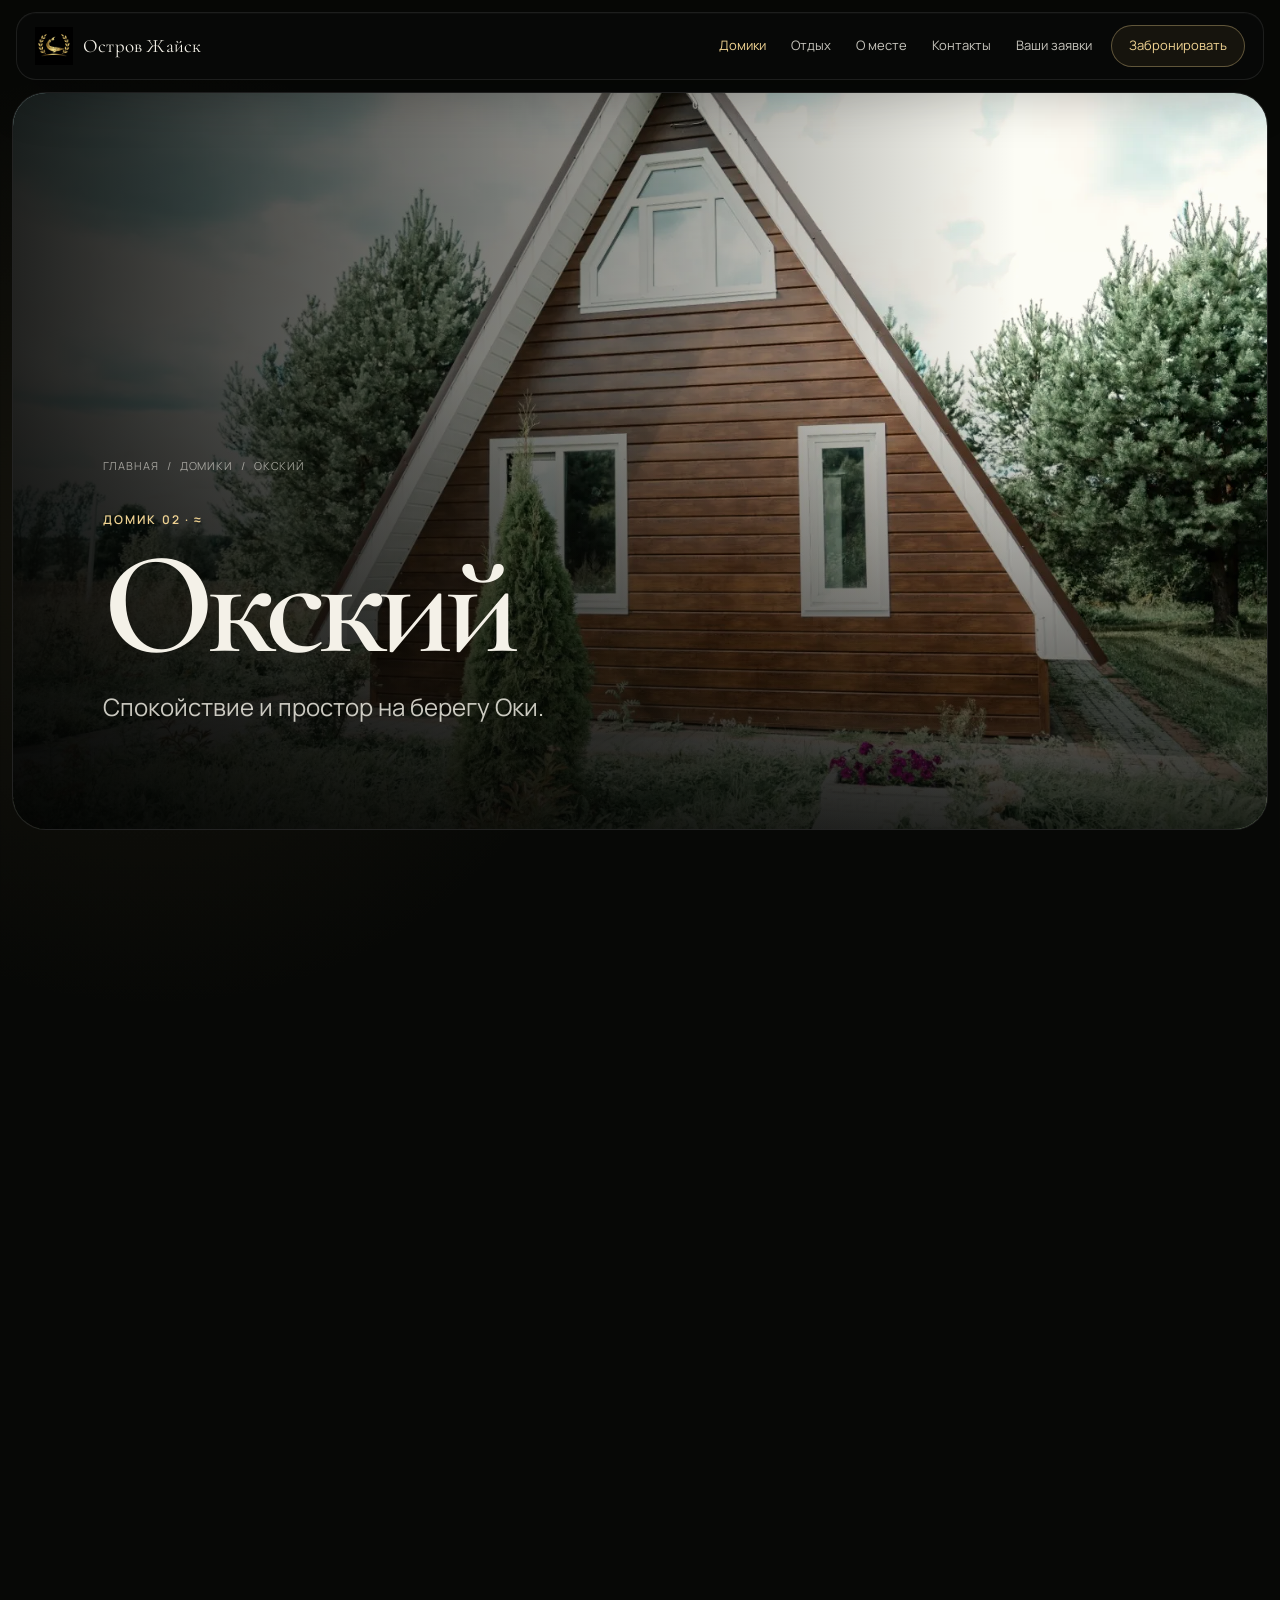
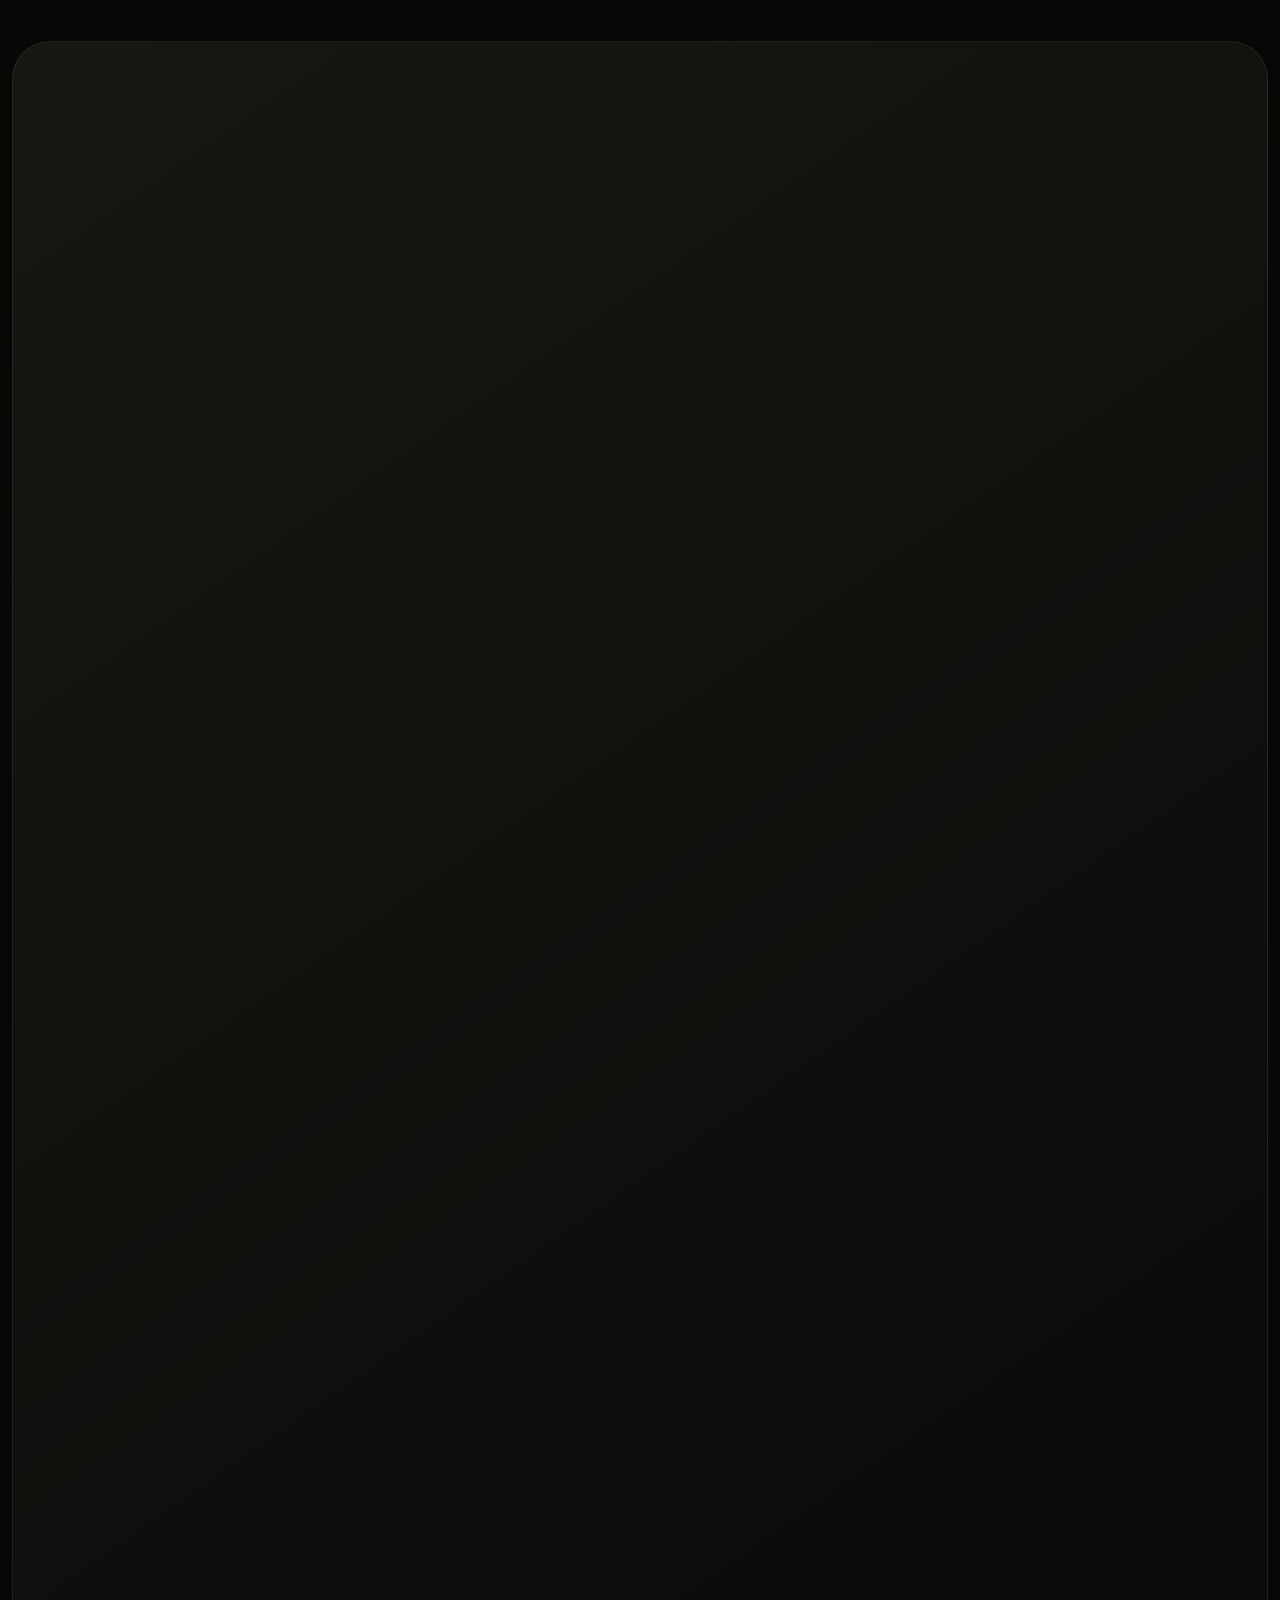
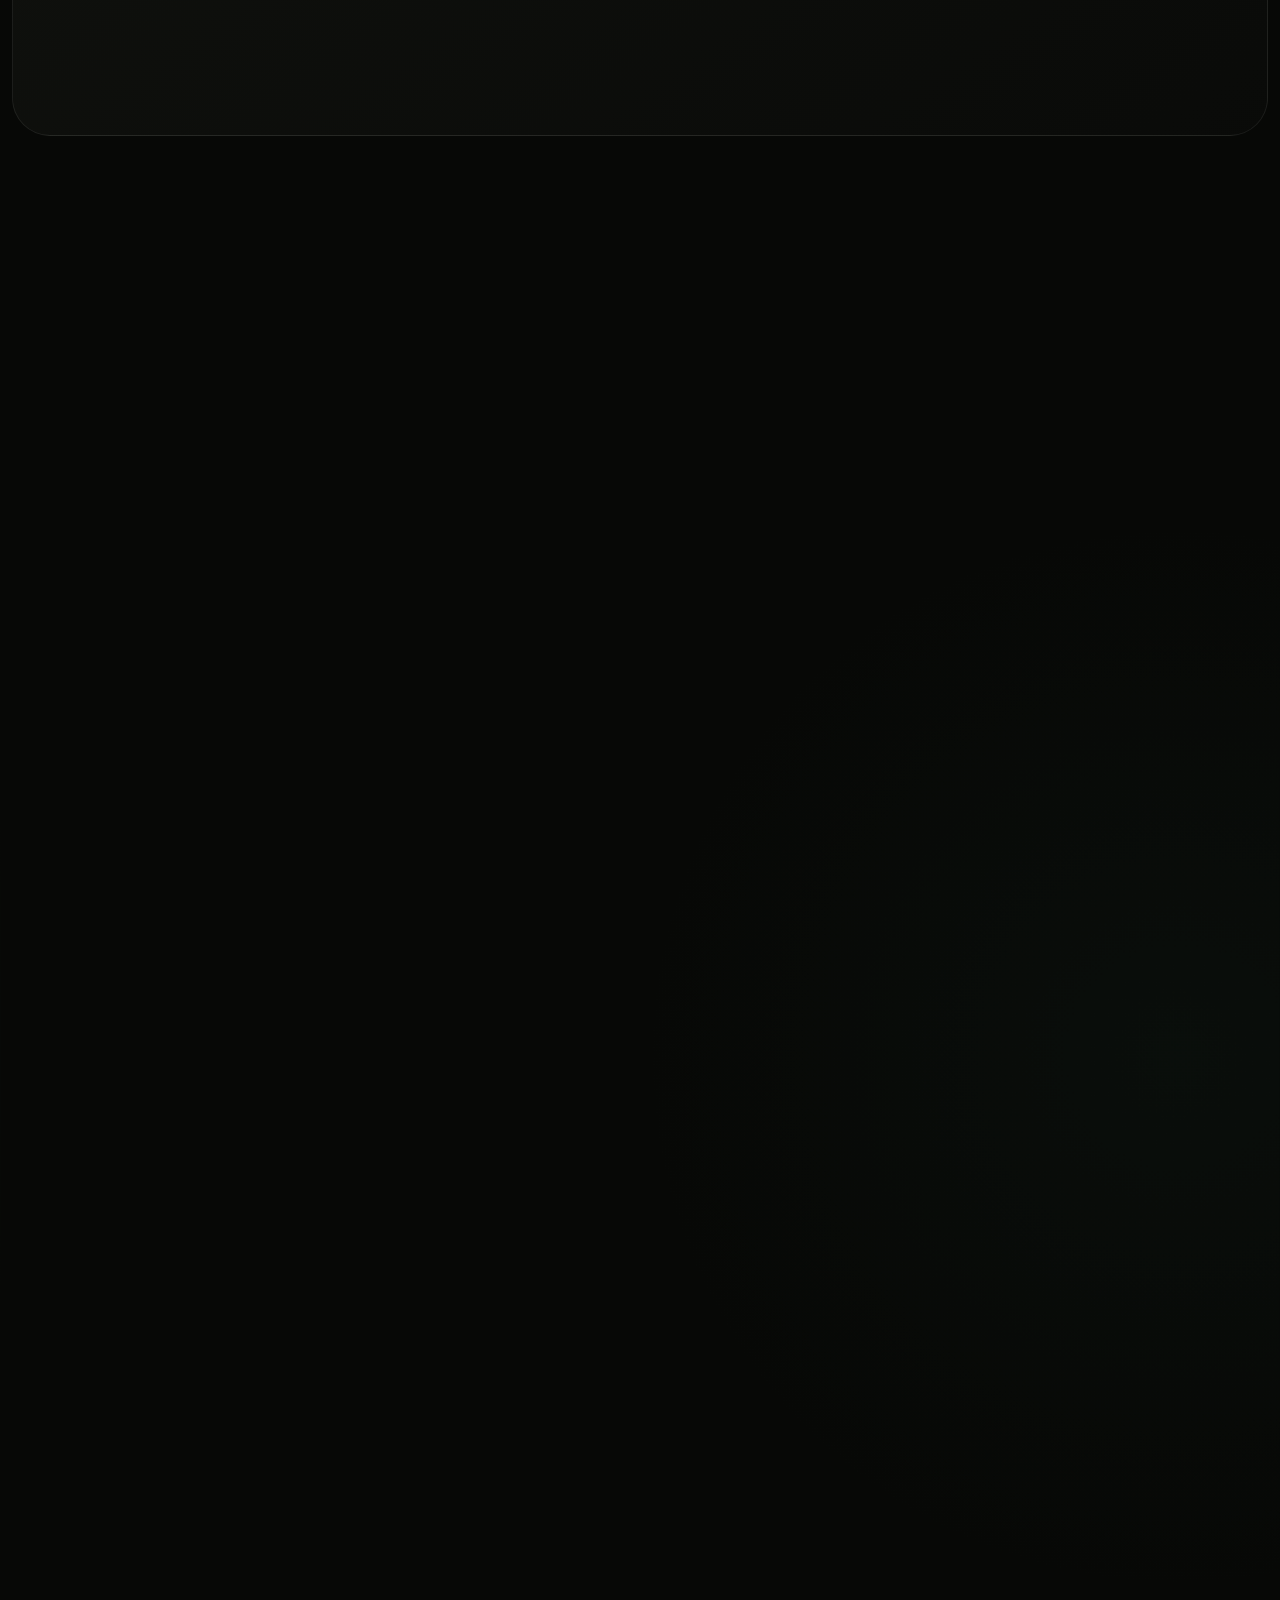
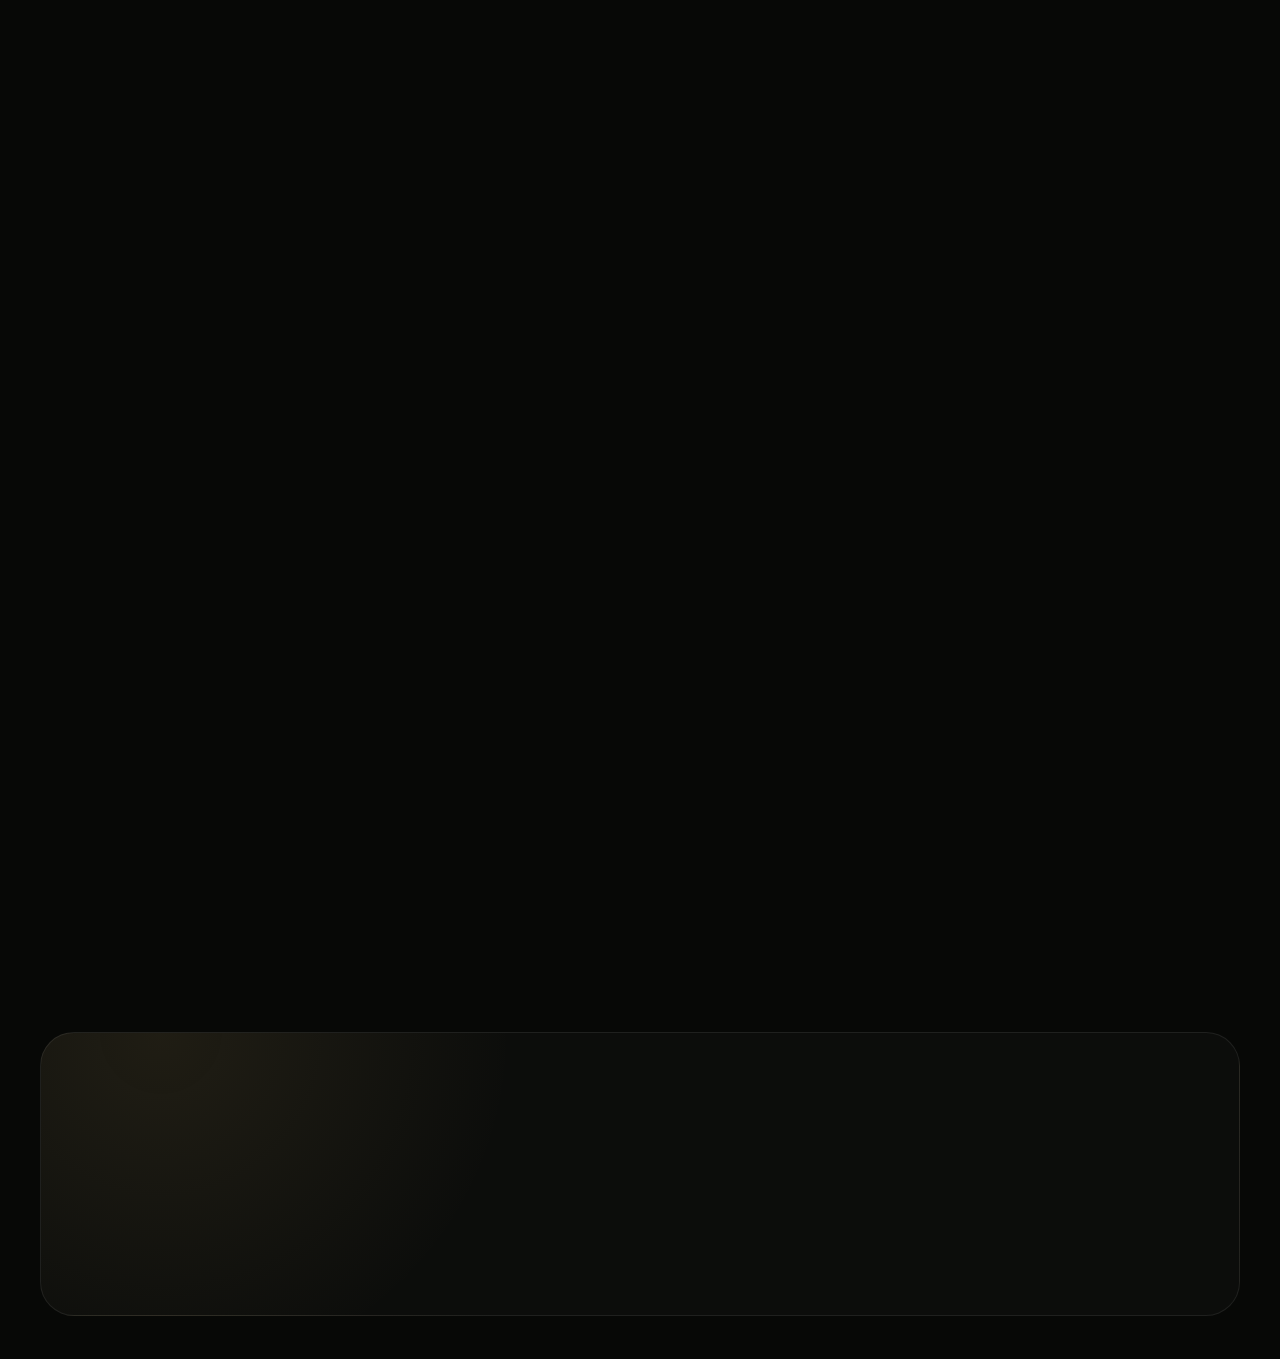
<file: house-oksky.html>
<!DOCTYPE html>
<html lang="ru">

<head>
  <meta charset="utf-8">

  <!-- Yandex.Metrika counter -->
  <script type="text/javascript">
    (function(m,e,t,r,i,k,a){
        m[i]=m[i]||function(){(m[i].a=m[i].a||[]).push(arguments)};
        m[i].l=1*new Date();
        for (var j = 0; j < document.scripts.length; j++) {if (document.scripts[j].src === r) { return; }}
        k=e.createElement(t),a=e.getElementsByTagName(t)[0],k.async=1,k.src=r,a.parentNode.insertBefore(k,a)
    })(window, document,'script','https://mc.yandex.ru/metrika/tag.js?id=111932281', 'ym');

    ym(111932281, 'init', {ssr:true, webvisor:true, clickmap:true, ecommerce:"dataLayer", referrer: document.referrer, url: location.href, accurateTrackBounce:true, trackLinks:true});
  </script>
  <!-- /Yandex.Metrika counter -->
  <!-- Google Tag Manager -->
  <script>
    (function(w,d,s,l,i){w[l]=w[l]||[];w[l].push({'gtm.start':
    new Date().getTime(),event:'gtm.js'});var f=d.getElementsByTagName(s)[0],
    j=d.createElement(s),dl=l!='dataLayer'?'&l='+l:'';j.async=true;j.src=
    'https://www.googletagmanager.com/gtm.js?id='+i+dl;f.parentNode.insertBefore(j,f);
    })(window,document,'script','dataLayer','GTM-5MGHRWXW');
  </script>
  <!-- End Google Tag Manager -->

  <meta name="viewport" content="width=device-width, initial-scale=1">
  <meta name="theme-color" content="#070806">
  <meta name="description" content="Домик Окский в Острове Жайск: фотографии, планировка, оснащение и заявка на бронирование.">
  <meta name="robots" content="index, follow, max-image-preview:large">
  <link rel="canonical" href="https://www.xn--80admnftapige.xn--p1ai/house-oksky.html">
  <link rel="icon" href="favicon.ico" sizes="any">
  <link rel="apple-touch-icon" href="assets/apple-touch-icon.png">
  <meta property="og:locale" content="ru_RU">
  <meta property="og:type" content="website">
  <meta property="og:site_name" content="Остров Жайск">
  <meta property="og:title" content="Домик Окский — Остров Жайск">
  <meta property="og:description" content="Спокойствие и простор на берегу Оки.">
  <meta property="og:url" content="https://www.xn--80admnftapige.xn--p1ai/house-oksky.html">
  <meta property="og:image" content="https://www.xn--80admnftapige.xn--p1ai/assets/aframe-front-new.webp">
  <script>document.documentElement.classList.add('js');</script>
  <title>Домик Окский — Остров Жайск</title>
  <link rel="stylesheet" href="styles.css?v=22">
</head>

<body class="house-page house-page-oksky">

  <!-- Yandex.Metrika counter -->
  <noscript><div><img src="https://mc.yandex.ru/watch/111932281" style="position:absolute; left:-9999px;" alt="" /></div></noscript>
  <!-- /Yandex.Metrika counter -->
  <!-- Google Tag Manager (noscript) -->
  <noscript><iframe src="https://www.googletagmanager.com/ns.html?id=GTM-5MGHRWXW"
    height="0" width="0" style="display:none;visibility:hidden" title="Google Tag Manager"></iframe></noscript>
  <!-- End Google Tag Manager (noscript) -->

  <a class="skip-link" href="#houseContent">Перейти к описанию</a>

  <header class="topbar">
    <a class="brand" href="index.html"><img src="assets/logo.webp" alt=""><span>Остров Жайск</span></a>
    <button class="menu" type="button" aria-label="Открыть меню" aria-expanded="false">☰</button>
    <nav aria-label="Основная навигация">
      <a class="nav-current" href="houses.html" aria-current="page">Домики</a>
      <a href="index.html#rest">Отдых</a>
      <a href="index.html#about">О месте</a>
      <a href="index.html#contacts">Контакты</a>
      <a href="requests.html">Ваши заявки</a>
      <a class="nav-cta" href="index.html?house=Окский#booking">Забронировать</a>
    </nav>
  </header>

  <main id="houseContent" class="subpage-main">
    <section class="house-detail-hero">
      <img
        src="assets/oksky-exterior-new.webp"
        alt="Внешний вид домика «Окский»"
        width="1536"
        height="1024"
        decoding="async"
        fetchpriority="high"
      >
      <div class="house-detail-shade"></div>
      <div class="house-detail-heading reveal">
        <nav class="breadcrumbs" aria-label="Хлебные крошки">
          <a href="index.html">Главная</a><span>/</span><a href="houses.html">Домики</a><span>/</span><span>Окский</span>
        </nav>
        <p class="eyebrow">Домик 02 · ≈</p>
        <h1>Окский</h1>
        <p>Спокойствие и простор на берегу Оки.</p>
      </div>
    </section>

    <section class="section house-detail-intro reveal">
      <div><p class="eyebrow">О домике</p><h2>Спокойный ритм рядом с Окой</h2></div>
      <p>
        Окский создан для отдыха вдвоём, семьёй или небольшой компанией.
        В «Окском» будет игровая приставка Xbox с подборкой игр для совместных
        вечеров — в том числе It Takes Two и Mortal Kombat.
      </p>
    </section>

    <section class="section house-detail-layout">
      <img
        class="reveal"
        src="assets/interior-stairs-new.webp"
        alt="Планировка домика «Окский» с лестницей на второй уровень"
        width="1024"
        height="1536"
        loading="lazy"
        decoding="async"
      >
      <div class="reveal">
        <p class="eyebrow">Планировка</p>
        <h2>Удобно для компании до четырёх гостей</h2>
        <p>Две спальни расположены на первом и втором этажах. Кухня-гостиная объединяет зону отдыха, стол и место для приготовления еды.</p>
        <dl class="house-facts">
          <div><dt>Гостей</dt><dd>до 4</dd></div>
          <div><dt>Спальни</dt><dd>2</dd></div>
          <div><dt>Стоимость</dt><dd>10 000 ₽ / сутки</dd></div>
          <div><dt>Чан</dt><dd>собственный</dd></div>
        </dl>
      </div>
    </section>

    <section class="section house-equipment reveal">
      <div class="house-section-heading"><p class="eyebrow">Оснащение</p><h2>Всё необходимое внутри</h2></div>
      <ul class="equipment-grid">
        <li>Душ и туалет</li><li>Горячая вода</li><li>Wi‑Fi</li><li>Телевизор</li>
        <li>Холодильник</li><li>Плита</li><li>Микроволновка</li><li>Посуда и приборы</li>
        <li>Игровая приставка Xbox — скоро</li>
      </ul>
    </section>

    <section class="section house-mini-gallery reveal" aria-labelledby="okskyGalleryTitle">
      <div class="house-gallery-heading">
        <p class="eyebrow">Фотографии</p>
        <h2 id="okskyGalleryTitle">Окский внутри и снаружи</h2>
      </div>
      <figure><img src="assets/bedroom-pro.webp" alt="Светлая спальня домика «Окский» с белым бельём" width="853" height="1280" loading="lazy" decoding="async"><figcaption>Светлая отдельная спальня</figcaption></figure>
      <figure><img src="assets/bathroom-day-new.webp" alt="Санузел домика «Окский»" width="1152" height="1536" loading="lazy" decoding="async"><figcaption>Собственный санузел</figcaption></figure>
      <figure><img src="assets/kitchen-new.webp" alt="Кухня домика «Окский» с техникой и посудой" width="1536" height="1024" loading="lazy" decoding="async"><figcaption>Кухня со всем необходимым</figcaption></figure>
      <figure><img src="assets/hanging-chair-terrace-new.webp" alt="Подвесное кресло на террасе домика «Окский»" width="1536" height="1024" loading="lazy" decoding="async"><figcaption>Терраса для спокойного отдыха</figcaption></figure>
      <figure><img src="assets/pond-path-new.webp" alt="Пруд на территории рядом с домиком «Окский»" width="1536" height="1024" loading="lazy" decoding="async"><figcaption>Территория у спокойной воды</figcaption></figure>
      <figure><img src="assets/aframe-pines-new.webp" alt="Домик «Окский» среди сосен" width="1152" height="1536" loading="lazy" decoding="async"><figcaption>Домик среди зелени</figcaption></figure>
    </section>

    <section class="section house-detail-booking reveal">
      <div><p class="eyebrow">Бронирование</p><h2>Выбрать Окский</h2><p>Укажите даты — администратор проверит доступность и свяжется с вами.</p></div>
      <a class="button gold" href="index.html?house=Окский#booking">Оставить заявку</a>
    </section>

    <nav class="section house-next" aria-label="Другие домики">
      <a href="house-osetrovy.html">← Осетровый</a>
      <a href="house-elovy.html">Следующий: Еловый →</a>
    </nav>
  </main>

  <footer>
  <div class="brand">
    <img src="assets/logo.webp" alt="">
    <span>Остров Жайск</span>
  </div>

  <div class="footer-contacts" aria-label="Контакты">
    <a class="footer-phone" href="tel:+79200540303">
      +7&nbsp;920&nbsp;054&#8209;03&#8209;03
    </a>
    <a class="footer-email" href="mailto:kostantinp81@gmail.com">
      kostantinp81@gmail.com
    </a>
    <a
      class="footer-map-link"
      href="https://yandex.ru/maps/org/ostrov_zhaysk/136532600219/"
      target="_blank"
      rel="noopener noreferrer"
      data-ym-goal="yandex_maps_click"
      aria-label="Открыть Остров Жайск в Яндекс Картах, территория СХ0002055, участок 17"
    >
      <span>Открыть в Яндекс Картах</span>
      <small>тер. СХ0002055, участок 17</small>
    </a>
    <span class="footer-copy">© 2026</span>
  </div>
</footer>
  <script src="script.js?v=15"></script>
</body>

</html>
</file>
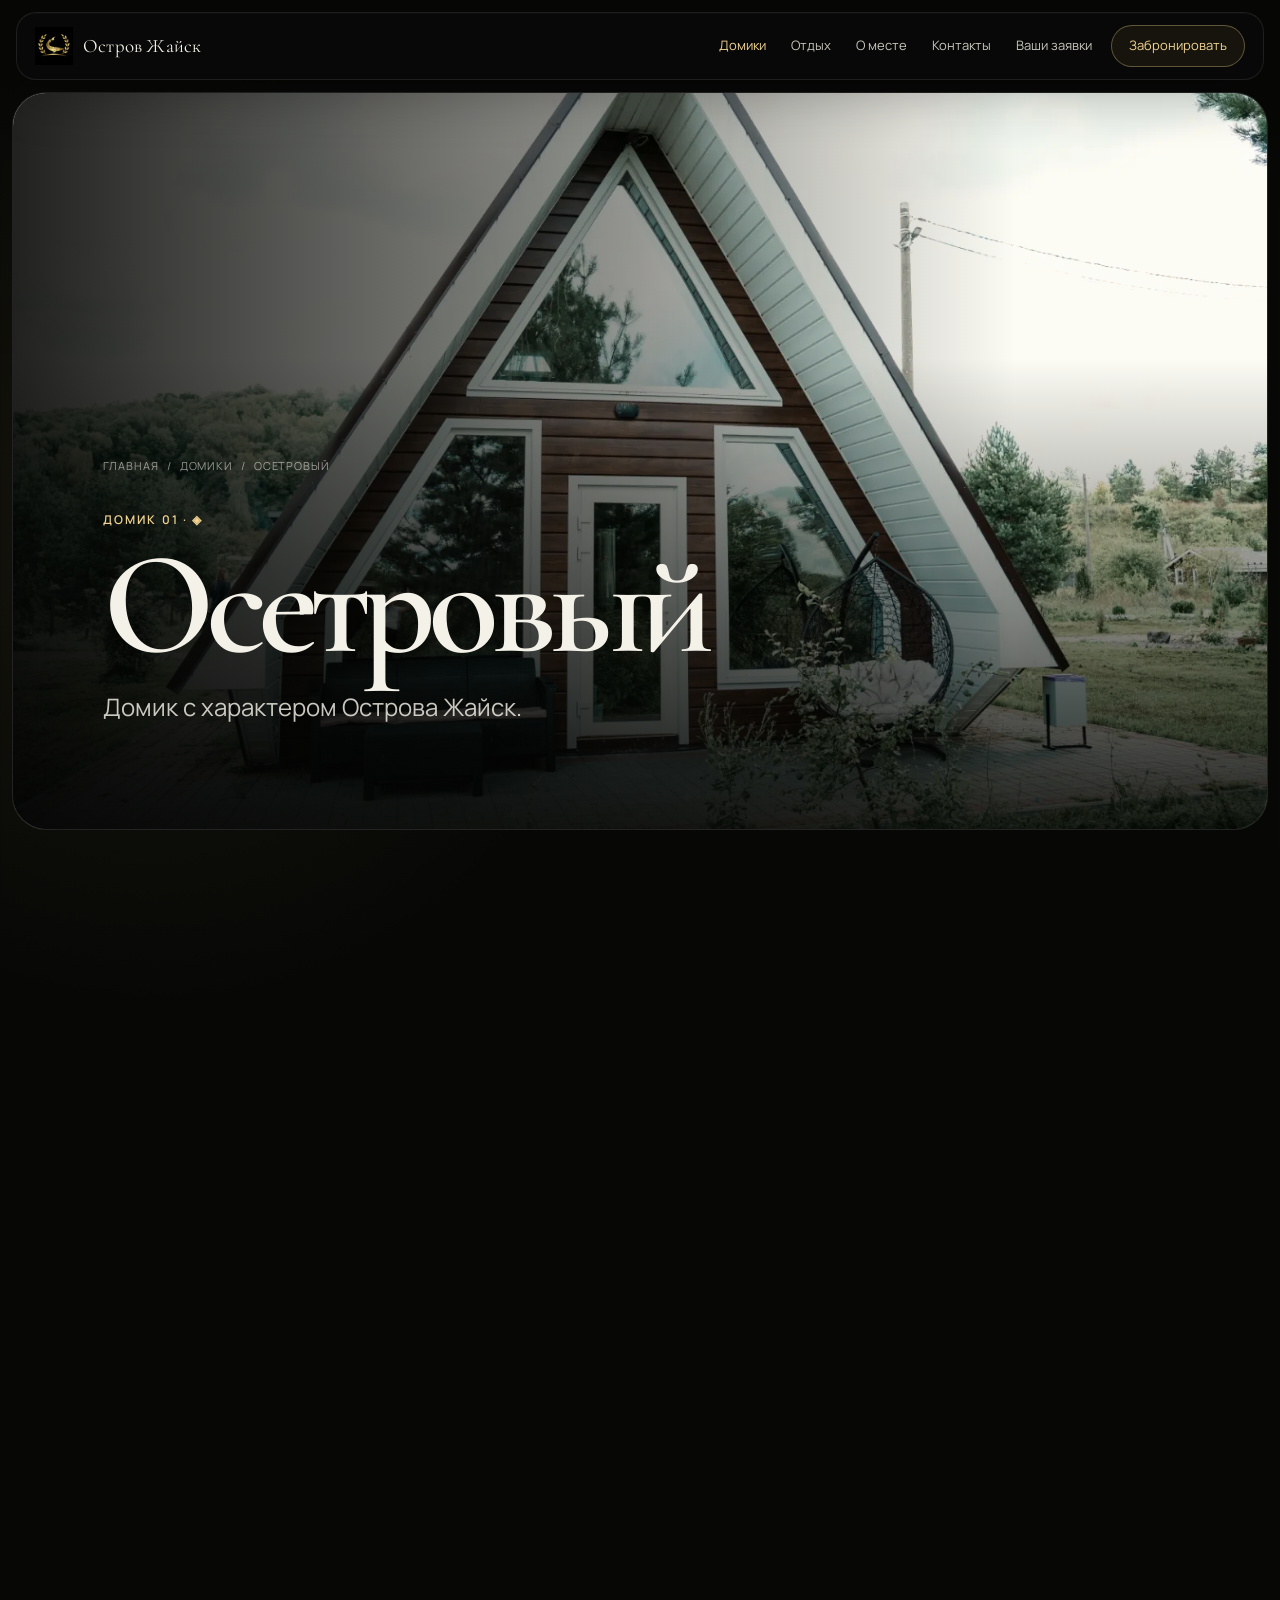
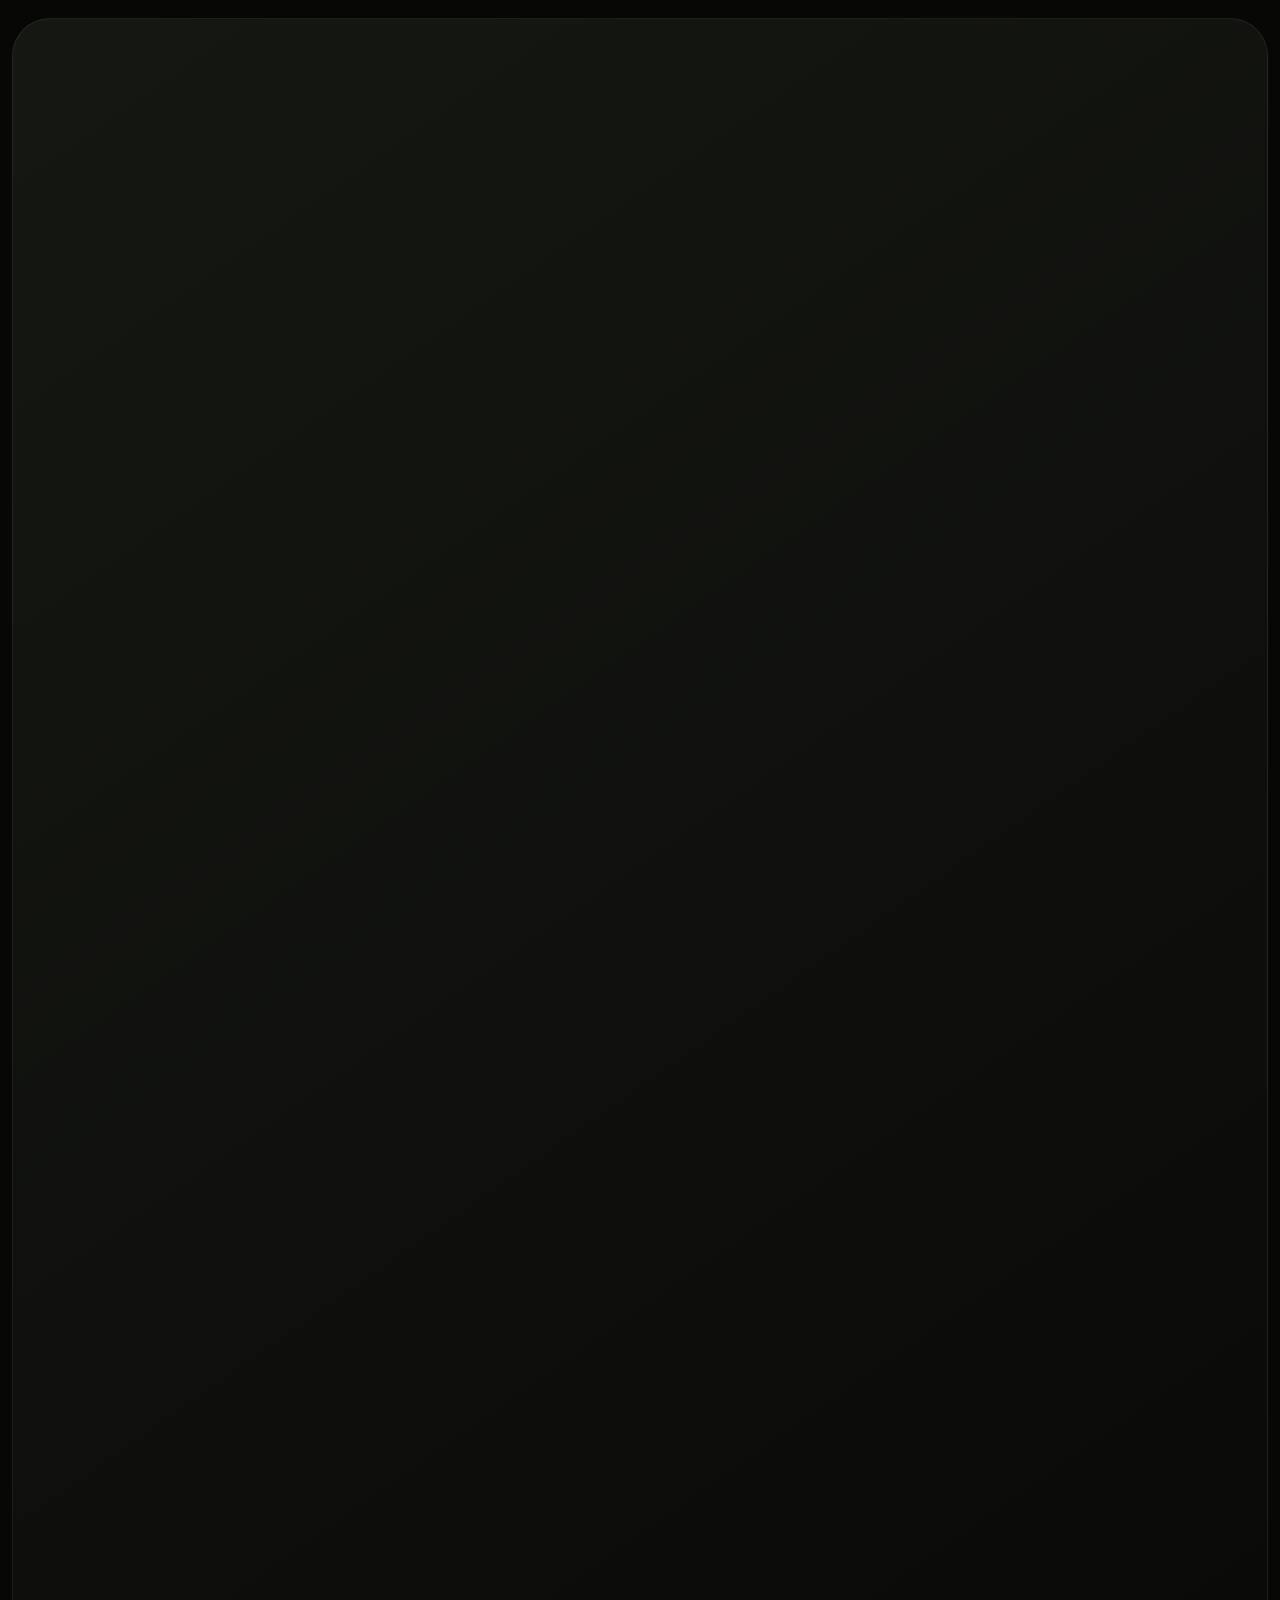
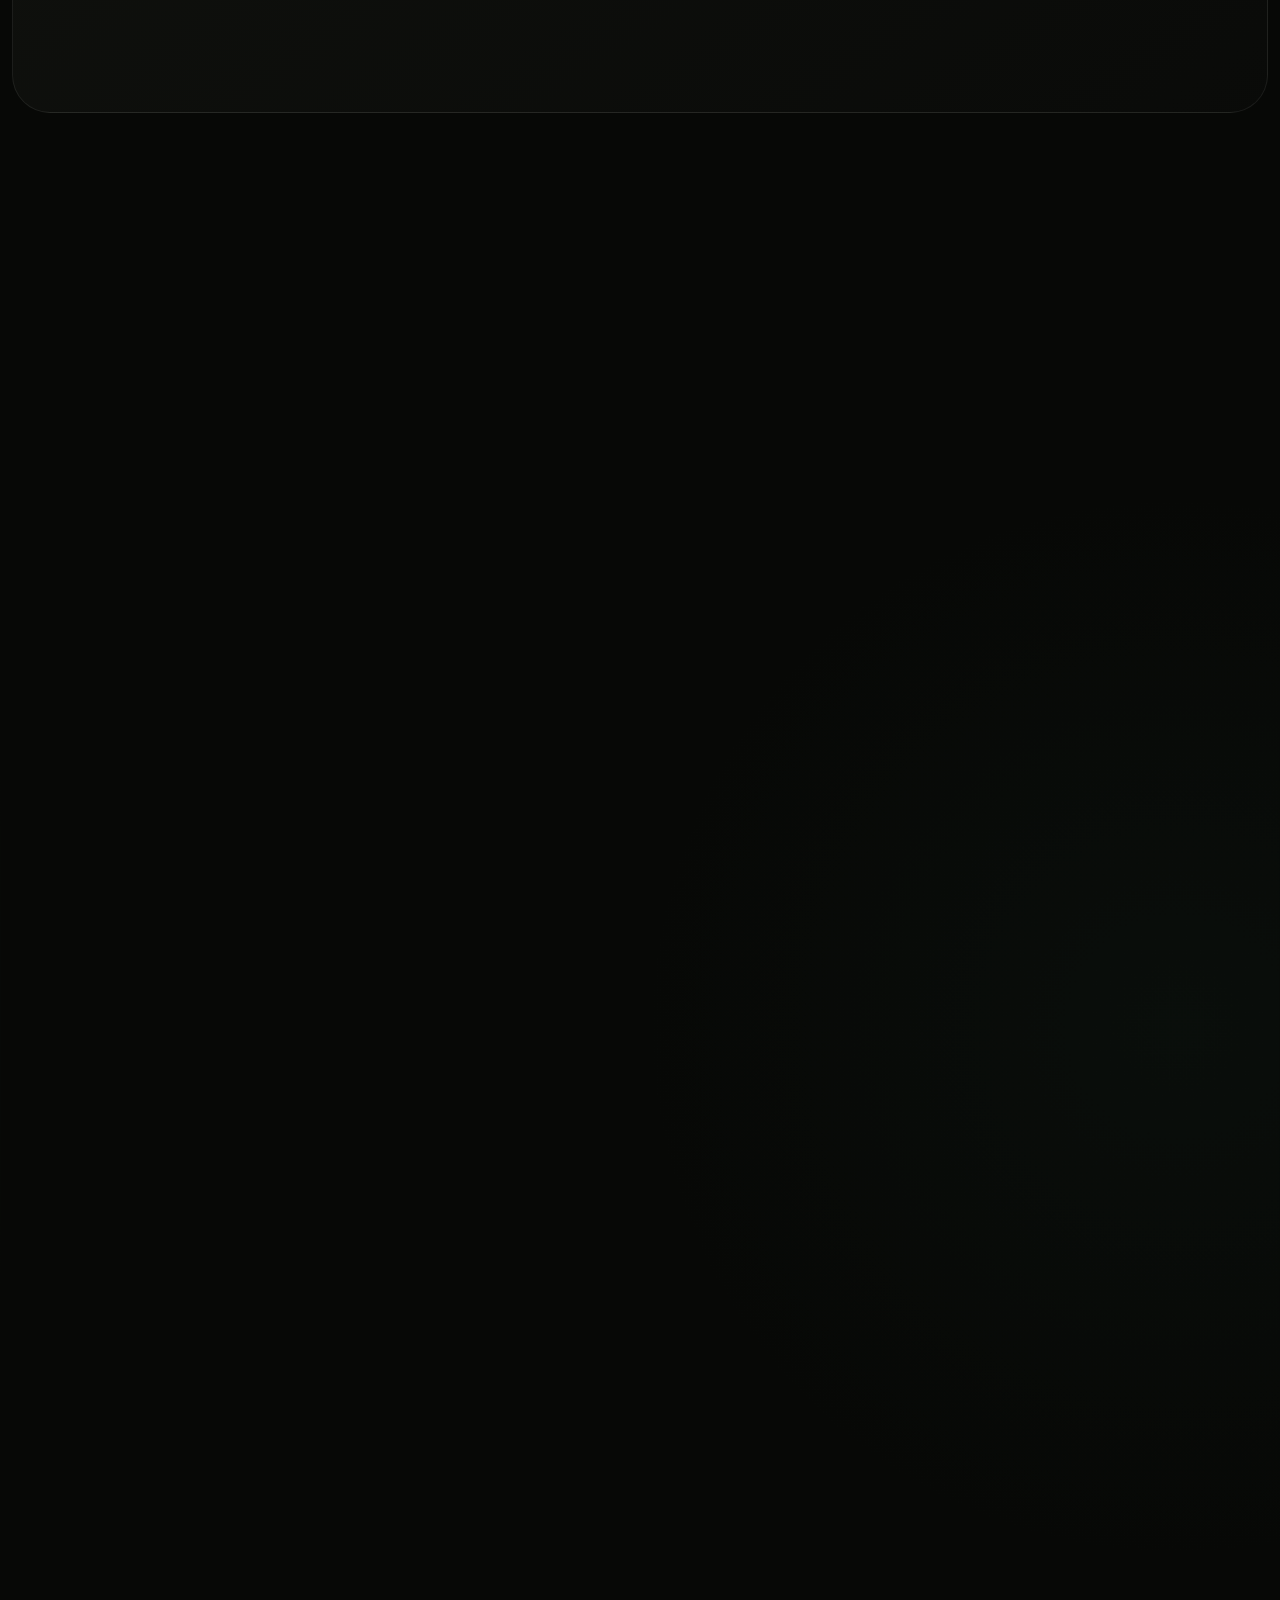
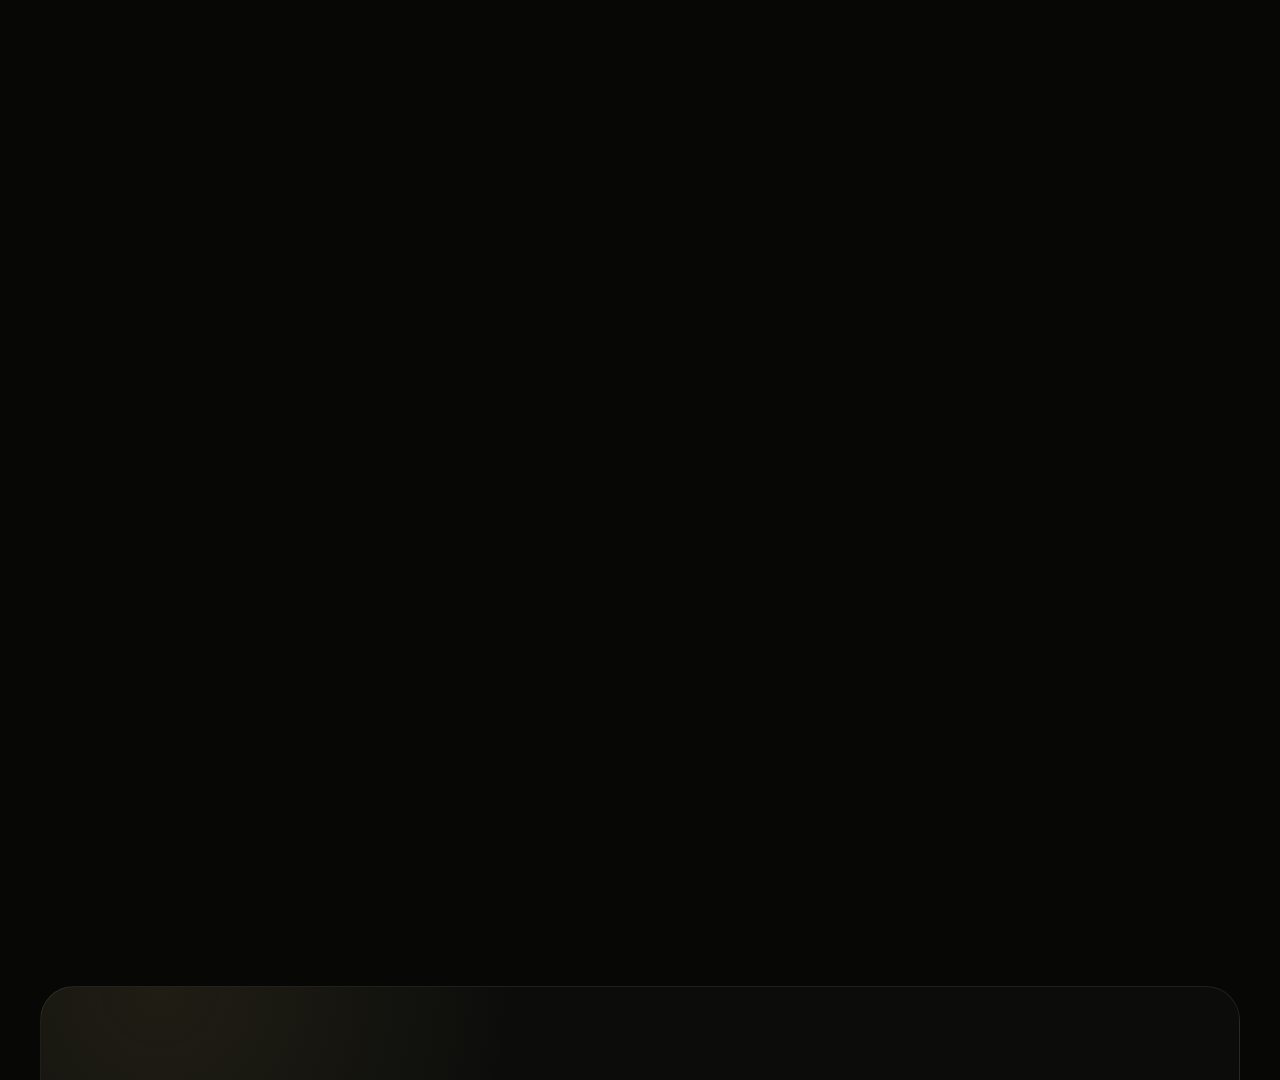
<file: house-osetrovy.html>
<!DOCTYPE html>
<html lang="ru">

<head>
  <meta charset="utf-8">

  <!-- Yandex.Metrika counter -->
  <script type="text/javascript">
    (function(m,e,t,r,i,k,a){
        m[i]=m[i]||function(){(m[i].a=m[i].a||[]).push(arguments)};
        m[i].l=1*new Date();
        for (var j = 0; j < document.scripts.length; j++) {if (document.scripts[j].src === r) { return; }}
        k=e.createElement(t),a=e.getElementsByTagName(t)[0],k.async=1,k.src=r,a.parentNode.insertBefore(k,a)
    })(window, document,'script','https://mc.yandex.ru/metrika/tag.js?id=111932281', 'ym');

    ym(111932281, 'init', {ssr:true, webvisor:true, clickmap:true, ecommerce:"dataLayer", referrer: document.referrer, url: location.href, accurateTrackBounce:true, trackLinks:true});
  </script>
  <!-- /Yandex.Metrika counter -->
  <!-- Google Tag Manager -->
  <script>
    (function(w,d,s,l,i){w[l]=w[l]||[];w[l].push({'gtm.start':
    new Date().getTime(),event:'gtm.js'});var f=d.getElementsByTagName(s)[0],
    j=d.createElement(s),dl=l!='dataLayer'?'&l='+l:'';j.async=true;j.src=
    'https://www.googletagmanager.com/gtm.js?id='+i+dl;f.parentNode.insertBefore(j,f);
    })(window,document,'script','dataLayer','GTM-5MGHRWXW');
  </script>
  <!-- End Google Tag Manager -->

  <meta name="viewport" content="width=device-width, initial-scale=1">
  <meta name="theme-color" content="#070806">
  <meta name="description" content="Домик Осетровый в Острове Жайск: фотографии, планировка, оснащение и заявка на бронирование.">
  <meta name="robots" content="index, follow, max-image-preview:large">
  <link rel="canonical" href="https://www.xn--80admnftapige.xn--p1ai/house-osetrovy.html">
  <link rel="icon" href="favicon.ico" sizes="any">
  <link rel="apple-touch-icon" href="assets/apple-touch-icon.png">
  <meta property="og:locale" content="ru_RU">
  <meta property="og:type" content="website">
  <meta property="og:site_name" content="Остров Жайск">
  <meta property="og:title" content="Домик Осетровый — Остров Жайск">
  <meta property="og:description" content="Домик с характером Острова Жайск для отдыха на берегу Оки.">
  <meta property="og:url" content="https://www.xn--80admnftapige.xn--p1ai/house-osetrovy.html">
  <meta property="og:image" content="https://www.xn--80admnftapige.xn--p1ai/assets/aframe-front-new.webp">
  <script>document.documentElement.classList.add('js');</script>
  <title>Домик Осетровый — Остров Жайск</title>
  <link rel="stylesheet" href="styles.css?v=22">
</head>

<body class="house-page house-page-osetrovy">

  <!-- Yandex.Metrika counter -->
  <noscript><div><img src="https://mc.yandex.ru/watch/111932281" style="position:absolute; left:-9999px;" alt="" /></div></noscript>
  <!-- /Yandex.Metrika counter -->
  <!-- Google Tag Manager (noscript) -->
  <noscript><iframe src="https://www.googletagmanager.com/ns.html?id=GTM-5MGHRWXW"
    height="0" width="0" style="display:none;visibility:hidden" title="Google Tag Manager"></iframe></noscript>
  <!-- End Google Tag Manager (noscript) -->

  <a class="skip-link" href="#houseContent">Перейти к описанию</a>

  <header class="topbar">
    <a class="brand" href="index.html"><img src="assets/logo.webp" alt=""><span>Остров Жайск</span></a>
    <button class="menu" type="button" aria-label="Открыть меню" aria-expanded="false">☰</button>
    <nav aria-label="Основная навигация">
      <a class="nav-current" href="houses.html" aria-current="page">Домики</a>
      <a href="index.html#rest">Отдых</a>
      <a href="index.html#about">О месте</a>
      <a href="index.html#contacts">Контакты</a>
      <a href="requests.html">Ваши заявки</a>
      <a class="nav-cta" href="index.html?house=Осетровый#booking">Забронировать</a>
    </nav>
  </header>

  <main id="houseContent" class="subpage-main">
    <section class="house-detail-hero">
      <img
        src="assets/aframe-front-new.webp"
        alt="Внешний вид домика «Осетровый»"
        width="1536"
        height="1024"
        decoding="async"
        fetchpriority="high"
      >
      <div class="house-detail-shade"></div>
      <div class="house-detail-heading reveal">
        <nav class="breadcrumbs" aria-label="Хлебные крошки">
          <a href="index.html">Главная</a><span>/</span><a href="houses.html">Домики</a><span>/</span><span>Осетровый</span>
        </nav>
        <p class="eyebrow">Домик 01 · ◈</p>
        <h1>Осетровый</h1>
        <p>Домик с характером Острова Жайск.</p>
      </div>
    </section>

    <section class="section house-detail-intro reveal">
      <div>
        <p class="eyebrow">О домике</p>
        <h2>Для неспешного отдыха у воды</h2>
      </div>
      <p>
        Осетровый подходит для отдыха вдвоём, семьёй или небольшой компанией.
        Внутри есть общая зона для вечеров вместе, а рядом с домиком — собственный
        дровяной чан.
      </p>
    </section>

    <section class="section house-detail-layout">
      <img
        class="reveal"
        src="assets/bedroom-pro.webp"
        alt="Светлая спальня домика «Осетровый» с белым бельём"
        width="853"
        height="1280"
        loading="lazy"
        decoding="async"
      >
      <div class="reveal">
        <p class="eyebrow">Планировка</p>
        <h2>Удобно для компании до четырёх гостей</h2>
        <p>Две спальни расположены на первом и втором этажах. Кухня-гостиная объединяет зону отдыха, стол и место для приготовления еды.</p>
        <dl class="house-facts">
          <div><dt>Гостей</dt><dd>до 4</dd></div>
          <div><dt>Спальни</dt><dd>2</dd></div>
          <div><dt>Стоимость</dt><dd>10 000 ₽ / сутки</dd></div>
          <div><dt>Чан</dt><dd>собственный</dd></div>
        </dl>
      </div>
    </section>

    <section class="section house-equipment reveal">
      <div class="house-section-heading">
        <p class="eyebrow">Оснащение</p>
        <h2>Всё необходимое внутри</h2>
      </div>
      <ul class="equipment-grid">
        <li>Душ и туалет</li><li>Горячая вода</li><li>Wi‑Fi</li><li>Телевизор</li>
        <li>Холодильник</li><li>Плита</li><li>Микроволновка</li><li>Посуда и приборы</li>
      </ul>
    </section>

    <section class="section house-mini-gallery reveal" aria-labelledby="osetrovyGalleryTitle">
      <div class="house-gallery-heading">
        <p class="eyebrow">Фотографии</p>
        <h2 id="osetrovyGalleryTitle">Осетровый внутри и снаружи</h2>
      </div>
      <figure><img src="assets/linen-detail-new.webp" alt="Белое постельное бельё с эмблемой Острова Жайск" width="1024" height="1536" loading="lazy" decoding="async"><figcaption>Чистое бельё к каждому заезду</figcaption></figure>
      <figure><img src="assets/kitchen-new.webp" alt="Кухня домика «Осетровый»" width="1536" height="1024" loading="lazy" decoding="async"><figcaption>Кухня со всем необходимым</figcaption></figure>
      <figure><img src="assets/bathroom-pro.webp" alt="Душевая в домике «Осетровый»" width="853" height="1280" loading="lazy" decoding="async"><figcaption>Душ и горячая вода</figcaption></figure>
      <figure><img src="assets/towels-detail-new.webp" alt="Полотенца с символикой Острова Жайск" width="1536" height="1024" loading="lazy" decoding="async"><figcaption>Всё подготовлено к заезду</figcaption></figure>
      <figure><img src="assets/hot-tub-guests.webp" alt="Отдых гостей в дровяном чане" width="1024" height="1536" loading="lazy" decoding="async"><figcaption>Вечер в собственном чане</figcaption></figure>
      <figure><img src="assets/hanging-chair-close-new.webp" alt="Подвесное кресло на террасе домика «Осетровый»" width="853" height="1280" loading="lazy" decoding="async"><figcaption>Место для отдыха на террасе</figcaption></figure>
    </section>

    <section class="section house-detail-booking reveal">
      <div><p class="eyebrow">Бронирование</p><h2>Выбрать Осетровый</h2><p>Укажите даты — администратор проверит доступность и свяжется с вами.</p></div>
      <a class="button gold" href="index.html?house=Осетровый#booking">Оставить заявку</a>
    </section>

    <nav class="section house-next" aria-label="Другие домики">
      <a href="houses.html">← Все домики</a>
      <a href="house-oksky.html">Следующий: Окский →</a>
    </nav>
  </main>

  <footer>
  <div class="brand">
    <img src="assets/logo.webp" alt="">
    <span>Остров Жайск</span>
  </div>

  <div class="footer-contacts" aria-label="Контакты">
    <a class="footer-phone" href="tel:+79200540303">
      +7&nbsp;920&nbsp;054&#8209;03&#8209;03
    </a>
    <a class="footer-email" href="mailto:kostantinp81@gmail.com">
      kostantinp81@gmail.com
    </a>
    <a
      class="footer-map-link"
      href="https://yandex.ru/maps/org/ostrov_zhaysk/136532600219/"
      target="_blank"
      rel="noopener noreferrer"
      data-ym-goal="yandex_maps_click"
      aria-label="Открыть Остров Жайск в Яндекс Картах, территория СХ0002055, участок 17"
    >
      <span>Открыть в Яндекс Картах</span>
      <small>тер. СХ0002055, участок 17</small>
    </a>
    <span class="footer-copy">© 2026</span>
  </div>
</footer>
  <script src="script.js?v=15"></script>
</body>

</html>
</file>
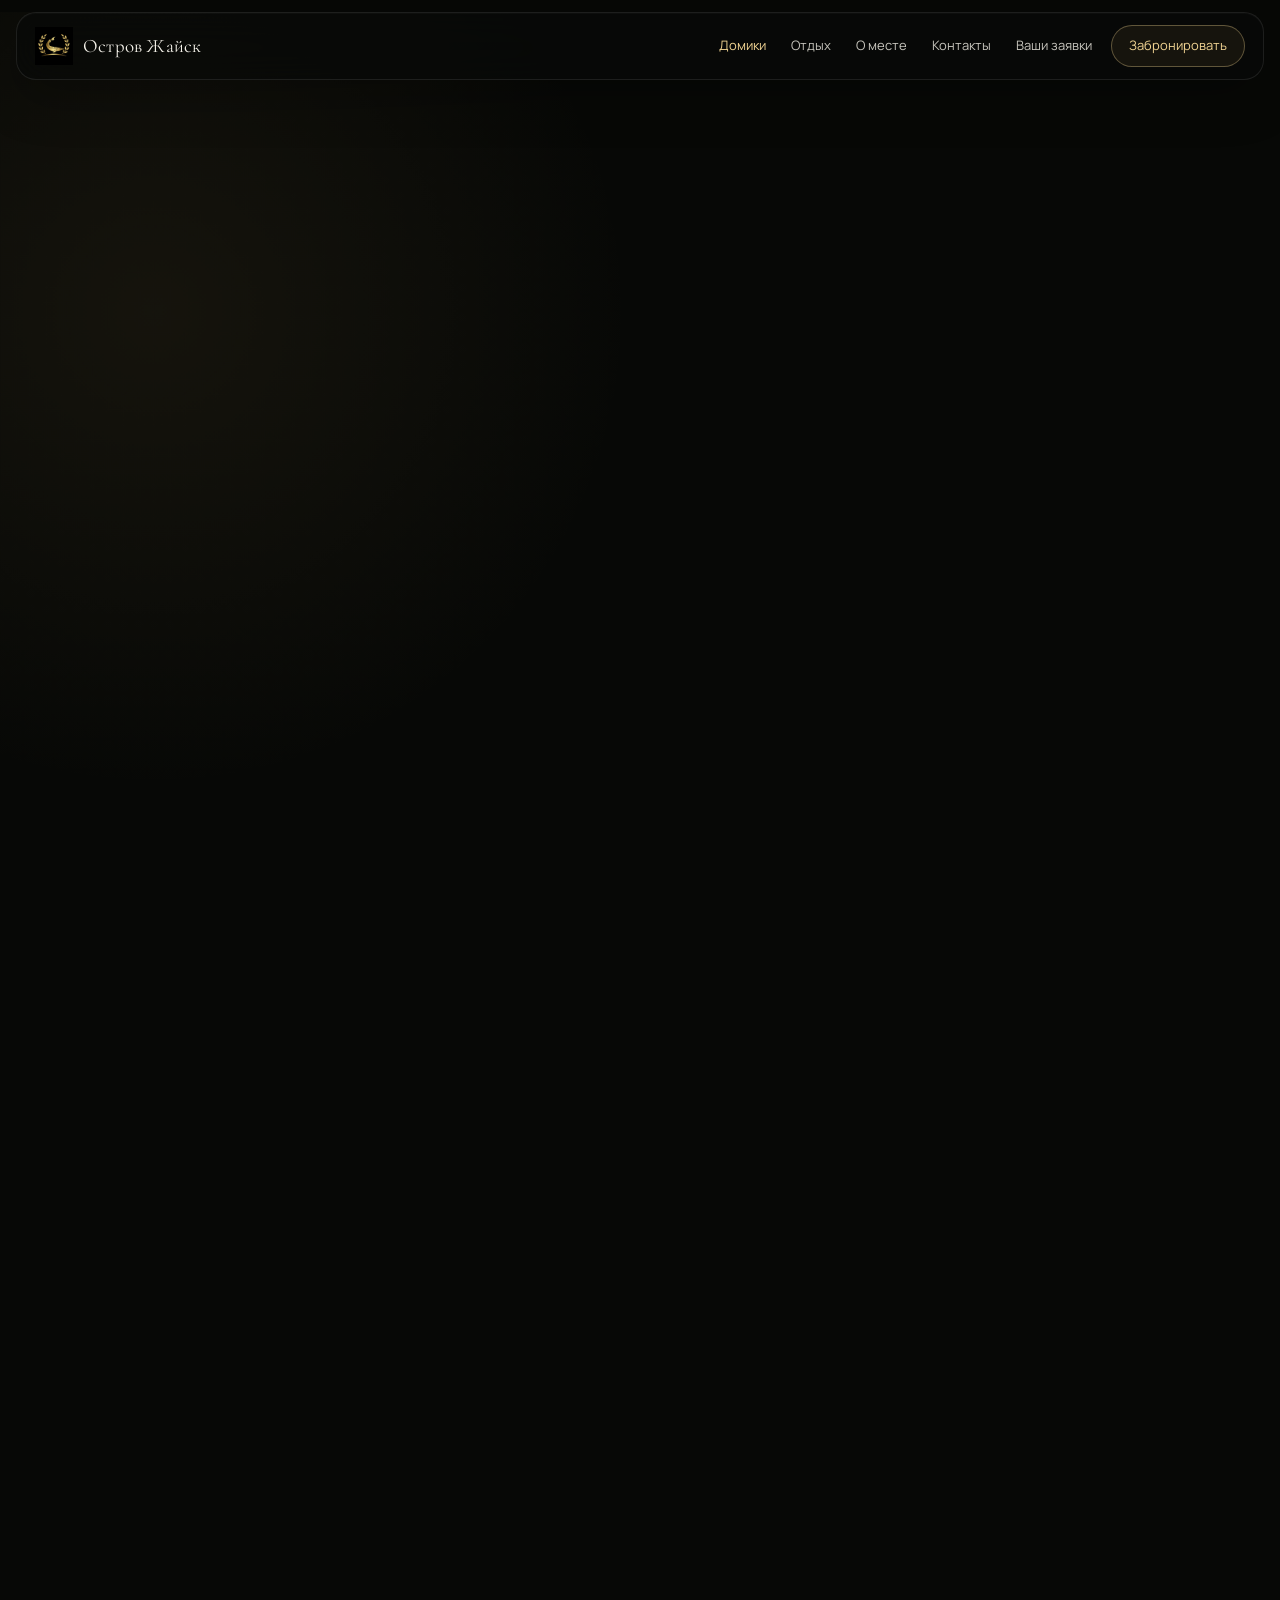
<file: houses.html>
<!DOCTYPE html>
<html lang="ru">

<head>
  <meta charset="utf-8">

  <!-- Yandex.Metrika counter -->
  <script type="text/javascript">
    (function(m,e,t,r,i,k,a){
        m[i]=m[i]||function(){(m[i].a=m[i].a||[]).push(arguments)};
        m[i].l=1*new Date();
        for (var j = 0; j < document.scripts.length; j++) {if (document.scripts[j].src === r) { return; }}
        k=e.createElement(t),a=e.getElementsByTagName(t)[0],k.async=1,k.src=r,a.parentNode.insertBefore(k,a)
    })(window, document,'script','https://mc.yandex.ru/metrika/tag.js?id=111932281', 'ym');

    ym(111932281, 'init', {ssr:true, webvisor:true, clickmap:true, ecommerce:"dataLayer", referrer: document.referrer, url: location.href, accurateTrackBounce:true, trackLinks:true});
  </script>
  <!-- /Yandex.Metrika counter -->
  <!-- Google Tag Manager -->
  <script>
    (function(w,d,s,l,i){w[l]=w[l]||[];w[l].push({'gtm.start':
    new Date().getTime(),event:'gtm.js'});var f=d.getElementsByTagName(s)[0],
    j=d.createElement(s),dl=l!='dataLayer'?'&l='+l:'';j.async=true;j.src=
    'https://www.googletagmanager.com/gtm.js?id='+i+dl;f.parentNode.insertBefore(j,f);
    })(window,document,'script','dataLayer','GTM-5MGHRWXW');
  </script>
  <!-- End Google Tag Manager -->

  <meta name="viewport" content="width=device-width, initial-scale=1">
  <meta name="theme-color" content="#070806">
  <meta
    name="description"
    content="Домики Острова Жайск: Осетровый, Окский и Еловый. Выберите домик для отдыха на берегу Оки."
  >
  <meta name="robots" content="index, follow, max-image-preview:large">

  <link rel="canonical" href="https://www.xn--80admnftapige.xn--p1ai/houses.html">
  <link rel="icon" href="favicon.ico" sizes="any">
  <link rel="apple-touch-icon" href="assets/apple-touch-icon.png">

  <meta property="og:locale" content="ru_RU">
  <meta property="og:type" content="website">
  <meta property="og:site_name" content="Остров Жайск">
  <meta property="og:title" content="Домики — Остров Жайск">
  <meta property="og:description" content="Три уютных домика на берегу Оки: Осетровый, Окский и Еловый.">
  <meta property="og:url" content="https://www.xn--80admnftapige.xn--p1ai/houses.html">
  <meta property="og:image" content="https://www.xn--80admnftapige.xn--p1ai/assets/aframe-front-new.webp">

  <script>document.documentElement.classList.add('js');</script>
  <title>Домики — Остров Жайск</title>

  <link rel="stylesheet" href="styles.css?v=22">
</head>

<body class="houses-page">

  <!-- Yandex.Metrika counter -->
  <noscript><div><img src="https://mc.yandex.ru/watch/111932281" style="position:absolute; left:-9999px;" alt="" /></div></noscript>
  <!-- /Yandex.Metrika counter -->
  <!-- Google Tag Manager (noscript) -->
  <noscript><iframe src="https://www.googletagmanager.com/ns.html?id=GTM-5MGHRWXW"
    height="0" width="0" style="display:none;visibility:hidden"
    title="Google Tag Manager"></iframe></noscript>
  <!-- End Google Tag Manager (noscript) -->

  <a class="skip-link" href="#catalog">Перейти к домикам</a>

  <header class="topbar">
    <a class="brand" href="index.html">
      <img src="assets/logo.webp" alt="">
      <span>Остров Жайск</span>
    </a>

    <button class="menu" type="button" aria-label="Открыть меню" aria-expanded="false">☰</button>

    <nav aria-label="Основная навигация">
      <a class="nav-current" href="houses.html" aria-current="page">Домики</a>
      <a href="index.html#rest">Отдых</a>
      <a href="index.html#about">О месте</a>
      <a href="index.html#contacts">Контакты</a>
      <a href="requests.html">Ваши заявки</a>
      <a class="nav-cta" href="index.html#booking">Забронировать</a>
    </nav>
  </header>

  <main class="subpage-main">
    <section class="section catalog-hero reveal">
      <p class="eyebrow">Проживание</p>
      <h1>Наши домики</h1>
      <p class="catalog-lead">
        У каждого — своё настроение, а тишина, берег Оки и собственный
        дровяной чан объединяют все три. Нажмите на домик, чтобы увидеть
        его личную страницу.
      </p>
    </section>

    <section id="catalog" class="section houses-catalog" aria-label="Каталог домиков">
      <div class="houses-catalog-grid">
        <a class="house-catalog-card reveal" href="house-osetrovy.html">
          <div class="house-catalog-photo">
            <img
              src="assets/aframe-front-new.webp"
              alt="Внешний вид домика «Осетровый»"
              width="1536"
              height="1024"
              loading="eager"
              decoding="async"
              fetchpriority="high"
            >
            <span class="house-catalog-symbol">◈</span>
          </div>
          <div class="house-catalog-copy">
            <p class="eyebrow">Домик 01</p>
            <h2>Осетровый</h2>
            <p>Домик с характером Острова Жайск.</p>
            <span class="catalog-link">Открыть страницу <span aria-hidden="true">↗</span></span>
          </div>
        </a>

        <a class="house-catalog-card reveal" href="house-oksky.html">
          <div class="house-catalog-photo house-catalog-photo-oksky">
            <img
              src="assets/oksky-exterior-new.webp"
              alt="Внешний вид домика «Окский»"
              width="1536"
              height="1024"
              loading="lazy"
              decoding="async"
            >
            <span class="house-catalog-symbol">≈</span>
          </div>
          <div class="house-catalog-copy">
            <p class="eyebrow">Домик 02</p>
            <h2>Окский</h2>
            <p>Спокойствие и простор на берегу Оки.</p>
            <span class="catalog-link">Открыть страницу <span aria-hidden="true">↗</span></span>
          </div>
        </a>

        <a class="house-catalog-card reveal" href="house-elovy.html">
          <div class="house-catalog-photo house-catalog-photo-elovy">
            <img
              src="assets/elovy-exterior-new.webp"
              alt="Внешний вид домика «Еловый»"
              width="1536"
              height="1024"
              loading="lazy"
              decoding="async"
            >
            <span class="house-catalog-symbol">♠</span>
          </div>
          <div class="house-catalog-copy">
            <p class="eyebrow">Домик 03</p>
            <h2>Еловый</h2>
            <p>Уютный отдых среди зелени и тишины.</p>
            <span class="catalog-link">Открыть страницу <span aria-hidden="true">↗</span></span>
          </div>
        </a>
      </div>
    </section>

    <section class="section catalog-booking reveal">
      <div>
        <p class="eyebrow">Стоимость</p>
        <h2>10 000 ₽ за сутки</h2>
        <p>Выберите домик в форме — администратор уточнит свободные даты и свяжется с вами.</p>
      </div>
      <a class="button gold" href="index.html#booking">Оставить заявку</a>
    </section>
  </main>

  <footer>
  <div class="brand">
    <img src="assets/logo.webp" alt="">
    <span>Остров Жайск</span>
  </div>

  <div class="footer-contacts" aria-label="Контакты">
    <a class="footer-phone" href="tel:+79200540303">
      +7&nbsp;920&nbsp;054&#8209;03&#8209;03
    </a>
    <a class="footer-email" href="mailto:kostantinp81@gmail.com">
      kostantinp81@gmail.com
    </a>
    <a
      class="footer-map-link"
      href="https://yandex.ru/maps/org/ostrov_zhaysk/136532600219/"
      target="_blank"
      rel="noopener noreferrer"
      data-ym-goal="yandex_maps_click"
      aria-label="Открыть Остров Жайск в Яндекс Картах, территория СХ0002055, участок 17"
    >
      <span>Открыть в Яндекс Картах</span>
      <small>тер. СХ0002055, участок 17</small>
    </a>
    <span class="footer-copy">© 2026</span>
  </div>
</footer>

  <script src="script.js?v=15"></script>
</body>

</html>
</file>
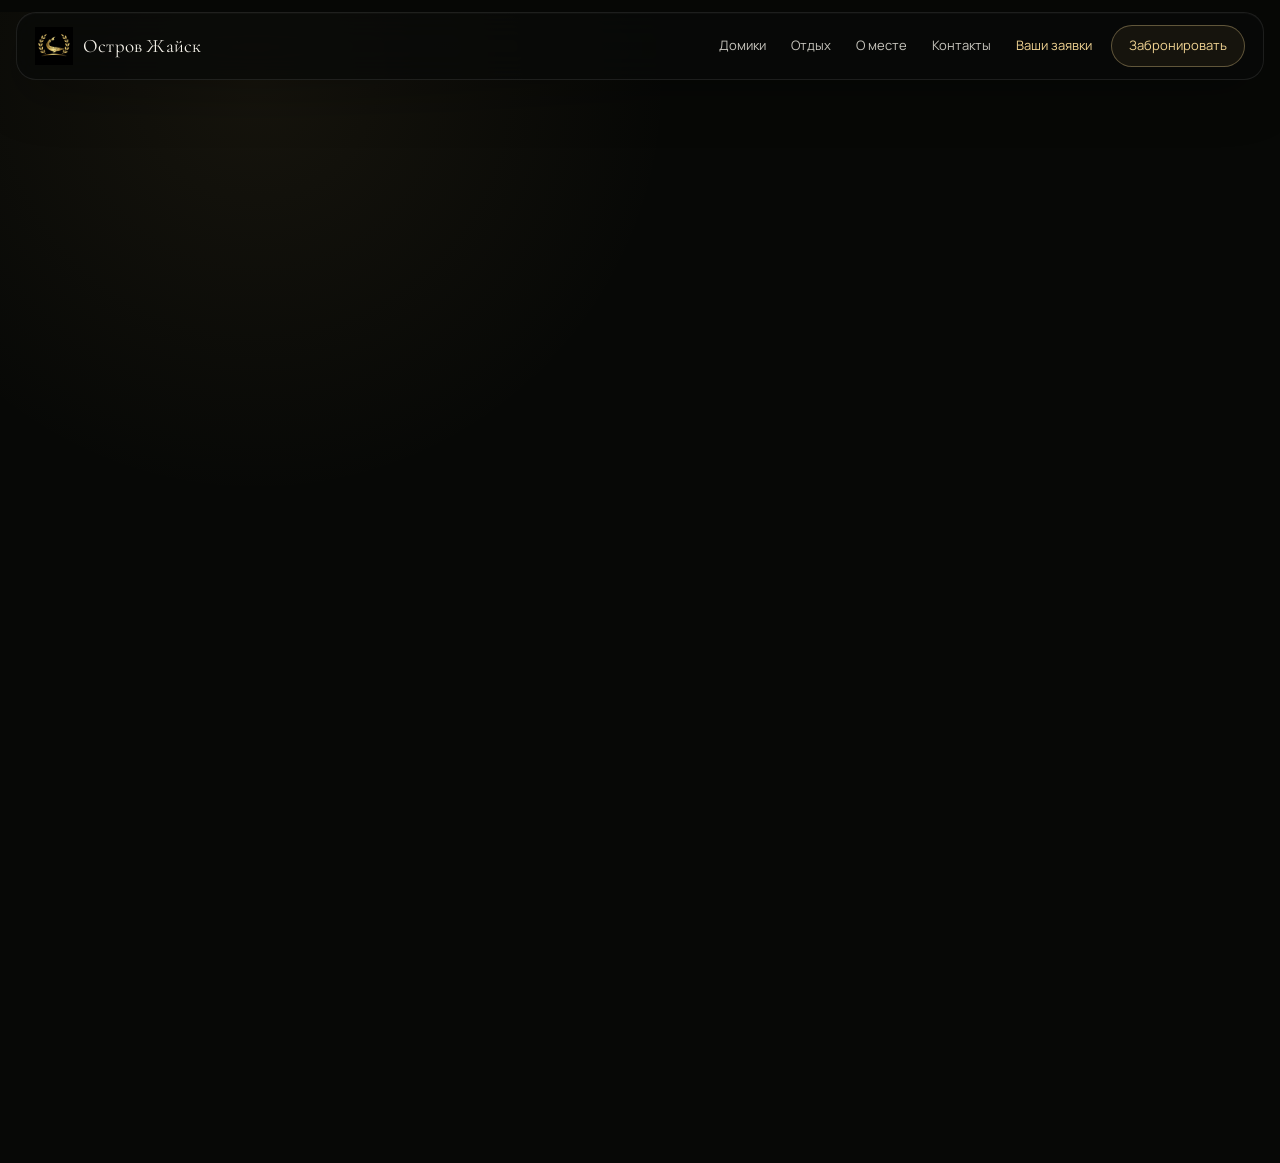
<file: requests.html>
<!DOCTYPE html>
<html lang="ru">

<head>
  <!-- Google Tag Manager -->
  <script>
    (function(w,d,s,l,i){w[l]=w[l]||[];w[l].push({'gtm.start':
    new Date().getTime(),event:'gtm.js'});var f=d.getElementsByTagName(s)[0],
    j=d.createElement(s),dl=l!='dataLayer'?'&l='+l:'';j.async=true;j.src=
    'https://www.googletagmanager.com/gtm.js?id='+i+dl;f.parentNode.insertBefore(j,f);
    })(window,document,'script','dataLayer','GTM-5MGHRWXW');
  </script>
  <!-- End Google Tag Manager -->

  <meta charset="utf-8">
  <meta name="viewport" content="width=device-width, initial-scale=1">

  <meta
    name="description"
    content="Ваши отправленные заявки на отдых в Острове Жайск."
  >

  <meta name="robots" content="noindex, follow">
  <meta name="theme-color" content="#050505">

  <link
    rel="icon"
    href="favicon.ico"
    sizes="any"
  >

  <link
    rel="apple-touch-icon"
    href="assets/apple-touch-icon.png"
  >

  <script>
    document.documentElement.classList.add('js');
  </script>

  <title>Ваши заявки — Остров Жайск</title>

  <link rel="stylesheet" href="styles.css?v=22">
</head>

<body class="requests-page">

  <!-- Google Tag Manager (noscript) -->
  <noscript>
    <iframe
      src="https://www.googletagmanager.com/ns.html?id=GTM-5MGHRWXW"
      height="0"
      width="0"
      style="display:none;visibility:hidden"
      title="Google Tag Manager"
    ></iframe>
  </noscript>
  <!-- End Google Tag Manager (noscript) -->

  <a class="skip-link" href="#requestsList">
    Перейти к заявкам
  </a>

  <header class="topbar">

    <a class="brand" href="index.html#top">

      <img
        src="assets/logo.webp"
        alt=""
      >

      <span>
        Остров Жайск
      </span>

    </a>

    <button
      class="menu"
      type="button"
      aria-label="Открыть меню"
      aria-expanded="false"
    >
      ☰
    </button>

    <nav aria-label="Основная навигация">

      <a href="houses.html">
        Домики
      </a>

      <a href="index.html#rest">
        Отдых
      </a>

      <a href="index.html#about">
        О месте
      </a>

      <a href="index.html#contacts">
        Контакты
      </a>

      <a
        class="nav-current"
        href="requests.html"
        aria-current="page"
      >
        Ваши заявки
      </a>

      <a
        class="nav-cta"
        href="index.html#booking"
      >
        Забронировать
      </a>

    </nav>

  </header>

  <main class="requests-main">

    <section class="section requests-section">

      <div class="requests-heading reveal">

        <p class="eyebrow">
          Бронирование
        </p>

        <h1>
          Ваши заявки
        </h1>

        <p class="requests-lead">
          Здесь сохраняются заявки, отправленные с этого устройства.
          После подтверждения администратор свяжется с вами по телефону.
        </p>

      </div>

      <div
        id="requestsList"
        class="requests-list reveal"
        aria-live="polite"
      ></div>

      <noscript>
        <p class="requests-noscript">
          Чтобы посмотреть заявки, включите JavaScript в браузере.
        </p>
      </noscript>

    </section>

  </main>

  <footer>
  <div class="brand">
    <img src="assets/logo.webp" alt="">
    <span>Остров Жайск</span>
  </div>

  <div class="footer-contacts" aria-label="Контакты">
    <a class="footer-phone" href="tel:+79200540303">
      +7&nbsp;920&nbsp;054&#8209;03&#8209;03
    </a>
    <a class="footer-email" href="mailto:kostantinp81@gmail.com">
      kostantinp81@gmail.com
    </a>
    <a
      class="footer-map-link"
      href="https://yandex.ru/maps/org/ostrov_zhaysk/136532600219/"
      target="_blank"
      rel="noopener noreferrer"
      data-ym-goal="yandex_maps_click"
      aria-label="Открыть Остров Жайск в Яндекс Картах, территория СХ0002055, участок 17"
    >
      <span>Открыть в Яндекс Картах</span>
      <small>тер. СХ0002055, участок 17</small>
    </a>
    <span class="footer-copy">© 2026</span>
  </div>
</footer>

  <script src="script.js?v=15"></script>
  <script src="requests.js?v=1"></script>

</body>

</html>
</file>
<file: styles.css>
@font-face {
  font-family: "Cormorant Garamond";
  font-style: normal;
  font-weight: 400 700;
  font-display: swap;
  src: url("assets/fonts/cormorant-garamond-cyrillic.woff2") format("woff2");
  unicode-range: U+0301, U+0400-045F, U+0490-0491, U+04B0-04B1, U+2116;
}

@font-face {
  font-family: "Cormorant Garamond";
  font-style: normal;
  font-weight: 400 700;
  font-display: swap;
  src: url("assets/fonts/cormorant-garamond-latin.woff2") format("woff2");
  unicode-range: U+0000-00FF, U+0131, U+0152-0153, U+02BB-02BC,
    U+02C6, U+02DA, U+02DC, U+0304, U+0308, U+0329,
    U+2000-206F, U+20AC, U+2122, U+2191, U+2193,
    U+2212, U+2215, U+FEFF, U+FFFD;
}

@font-face {
  font-family: "Manrope";
  font-style: normal;
  font-weight: 400 700;
  font-display: swap;
  src: url("assets/fonts/manrope-cyrillic.woff2") format("woff2");
  unicode-range: U+0301, U+0400-045F, U+0490-0491, U+04B0-04B1, U+2116;
}

@font-face {
  font-family: "Manrope";
  font-style: normal;
  font-weight: 400 700;
  font-display: swap;
  src: url("assets/fonts/manrope-latin.woff2") format("woff2");
  unicode-range: U+0000-00FF, U+0131, U+0152-0153, U+02BB-02BC,
    U+02C6, U+02DA, U+02DC, U+0304, U+0308, U+0329,
    U+2000-206F, U+20AC, U+2122, U+2191, U+2193,
    U+2212, U+2215, U+FEFF, U+FFFD;
}

:root {
  --bg: #070806;
  --bg-soft: #0b0c0a;
  --panel: #11120f;
  --panel-2: #171814;

  --text: #f4f1e8;
  --muted: #aaa89f;

  --gold: #caa75f;
  --gold-light: #f0d392;

  --line: rgba(230, 199, 134, 0.18);

  --max: 1200px;

  --radius: 28px;

  /* Единая тёплая обработка фотографий. Чтобы вернуть исходные тона,
     достаточно удалить значение этой переменной и блок ниже. */
  --photo-warmth:
    sepia(0.11)
    saturate(1.12)
    brightness(0.98)
    contrast(1.02);
}


* {
  box-sizing: border-box;
}


/* Тёплый тон применяется только к фотографиям, логотипы не затрагиваются. */
.hero-bg,
.card-photo img,
.split > img,
.photo-story-grid img,
.feature-grid img,
.house-catalog-photo img,
.house-detail-hero > img,
.house-detail-layout > img,
.house-mini-gallery img {
  filter: var(--photo-warmth);
}


html {
  scroll-behavior: smooth;
  background: var(--bg);
  width: 100%;
  min-width: 0;
}


body {

  margin: 0;

  width: 100%;

  min-width: 0;

  background: var(--bg);

  color: var(--text);

  font-family:
    "Manrope",
    sans-serif;

  line-height: 1.65;

  overflow-x: hidden;

}


main {

  display: block;

  width: 100%;

  min-width: 0;

}


img {

  display: block;

  max-width: 100%;

}


a {

  color: inherit;

  text-decoration: none;

}


button,
input,
select,
textarea {

  font: inherit;

}


/* =========================
   ЗАГОЛОВКИ
   ========================= */


h1,
h2,
h3 {

  margin: 0;

  font-family:
    "Cormorant Garamond",
    serif;

  font-weight: 600;

  line-height: 0.96;

}


h1 {

  font-size:
    clamp(
      64px,
      11vw,
      150px
    );

  letter-spacing:
    -0.045em;

}


h2 {

  font-size:
    clamp(
      44px,
      7vw,
      84px
    );

  letter-spacing:
    -0.035em;

  margin-bottom:
    24px;

}


h3 {

  font-size:
    38px;

}


p {

  margin:
    0 0 18px;

}


.eyebrow {

  margin-bottom:
    15px;

  color:
    var(--gold-light);

  text-transform:
    uppercase;

  letter-spacing:
    0.18em;

  font-size:
    12px;

  font-weight:
    600;

}


/* =========================
   КНОПКИ
   ========================= */


.button {

  display:
    inline-flex;

  justify-content:
    center;

  align-items:
    center;

  min-height:
    52px;

  padding:
    0 26px;

  border:
    1px solid transparent;

  border-radius:
    999px;

  text-transform:
    uppercase;

  letter-spacing:
    0.09em;

  font-size:
    12px;

  font-weight:
    600;

  cursor:
    pointer;

  transition:
    transform 0.25s ease,
    background 0.25s ease,
    border-color 0.25s ease;

}


.button:hover {

  transform:
    translateY(-2px);

}


.button.gold {

  color:
    #090909;

  background:
    linear-gradient(
      135deg,
      var(--gold-light),
      var(--gold)
    );

}


.button.outline {

  border-color:
    rgba(
      213,
      169,
      82,
      0.65
    );

  color:
    var(--gold-light);

}


.button.outline:hover {

  background:
    rgba(
      213,
      169,
      82,
      0.08
    );

}


/* =========================
   ВЕРХНЕЕ МЕНЮ
   ========================= */


.topbar {

  position:
    sticky;

  top:
    0;

  z-index:
    50;

  width:
    100%;

  height:
    76px;

  padding:
    0
    max(
      22px,
      calc(
        (100vw - var(--max)) / 2
      )
    );

  display:
    flex;

  align-items:
    center;

  justify-content:
    space-between;

  gap:
    24px;

  background:
    rgba(
      5,
      5,
      5,
      0.74
    );

  border-bottom:
    1px solid
    rgba(
      255,
      255,
      255,
      0.06
    );

  backdrop-filter:
    blur(18px);

  -webkit-backdrop-filter:
    blur(18px);

}


.brand {

  display:
    flex;

  align-items:
    center;

  gap:
    12px;

  font-family:
    "Cormorant Garamond",
    serif;

  font-size:
    20px;

}


.brand img {

  width:
    42px;

  height:
    42px;

  object-fit:
    contain;

}


.topbar nav {

  display:
    flex;

  align-items:
    center;

  gap:
    27px;

}


.topbar nav a {

  color:
    #d7d2ca;

  font-size:
    13px;

}


.nav-cta {

  padding:
    10px 18px;

  border:
    1px solid
    var(--line);

  border-radius:
    999px;

  color:
    var(--gold-light)
    !important;

}


.menu {

  display:
    none;

  border:
    0;

  background:
    transparent;

  color:
    #fff;

  font-size:
    26px;

}


/* =========================
   БОЛЬШАЯ ФОТОГРАФИЯ
   ========================= */


.hero {

  position:
    relative;

  width:
    100%;

  min-height:
    100vh;

  min-height:
    100svh;

  display:
    flex;

  align-items:
    flex-end;

  overflow:
    hidden;

  isolation:
    isolate;

}


.hero-bg {

  position:
    absolute;

  inset:
    0;

  z-index:
    0;

  background:
    url(
      "assets/sunset-oka-new.webp"
    )
    center 56%
    /
    cover
    no-repeat;

  transform:
    none;

}


.hero-shade {

  position:
    absolute;

  inset:
    0;

  z-index:
    1;

  pointer-events:
    none;

  background:

    linear-gradient(
      to top,
      rgba(
        0,
        0,
        0,
        0.94
      )
      0%,

      rgba(
        0,
        0,
        0,
        0.30
      )
      58%,

      rgba(
        0,
        0,
        0,
        0.55
      )
      100%
    ),

    radial-gradient(
      circle at 60% 35%,
      transparent
      0%,

      rgba(
        0,
        0,
        0,
        0.25
      )
      58%,

      rgba(
        0,
        0,
        0,
        0.75
      )
      100%
    );

}


.hero-content {

  position:
    relative;

  z-index:
    2;

  width:
    min(
      var(--max),
      calc(
        100% - 44px
      )
    );

  margin:
    0 auto;

  padding:
    120px 0 90px;

  text-align:
    left;

}


.hero-logo {

  width:
    150px;

  margin-bottom:
    28px;

  filter:
    drop-shadow(
      0
      18px
      40px
      rgba(
        0,
        0,
        0,
        0.45
      )
    );

}


.lead {

  max-width:
    650px;

  margin:
    24px 0 34px;

  color:
    #dedad2;

  font-size:
    clamp(
      17px,
      2vw,
      22px
    );

}


/* =========================
   ОСНОВНЫЕ СЕКЦИИ
   ========================= */


.section {

  width:
    min(
      var(--max),
      calc(
        100% - 44px
      )
    );

  margin:
    0 auto;

  padding:
    120px 0;

}


.section-lead,
.intro > p:not(.eyebrow) {

  max-width:
    800px;

  color:
    #bdb8af;

  font-size:
    18px;

}


.dark {

  width:
    100%;

  max-width:
    none;

  padding-left:
    max(
      22px,
      calc(
        (100vw - var(--max)) / 2
      )
    );

  padding-right:
    max(
      22px,
      calc(
        (100vw - var(--max)) / 2
      )
    );

  background:
    #080808;

}


/* =========================
   ЦИФРЫ
   ========================= */


.facts {

  margin-top:
    55px;

  display:
    grid;

  grid-template-columns:
    repeat(
      4,
      1fr
    );

  border-top:
    1px solid
    var(--line);

  border-bottom:
    1px solid
    var(--line);

}


.facts span {

  padding:
    26px 20px;

  display:
    flex;

  flex-direction:
    column;

  color:
    var(--muted);

  border-right:
    1px solid
    var(--line);

  font-size:
    13px;

}


.facts span:last-child {

  border-right:
    0;

}


.facts b {

  color:
    var(--gold-light);

  font-family:
    "Cormorant Garamond",
    serif;

  font-size:
    30px;

  font-weight:
    600;

}


/* =========================
   КАРТОЧКИ ДОМИКОВ
   ========================= */


.cards {

  margin-top:
    48px;

  display:
    grid;

  grid-template-columns:
    repeat(
      3,
      1fr
    );

  gap:
    20px;

}


.house-card {

  overflow:
    hidden;

  border:
    1px solid
    rgba(
      255,
      255,
      255,
      0.08
    );

  border-radius:
    var(--radius);

  background:
    linear-gradient(
      180deg,
      #141414,
      #0d0d0d
    );

  box-shadow:
    0
    30px
    70px
    rgba(
      0,
      0,
      0,
      0.22
    );

}


.card-photo {

  aspect-ratio:
    4 / 3;

  overflow:
    hidden;

}


.card-photo img {

  width:
    100%;

  height:
    100%;

  object-fit:
    cover;

  transition:
    transform
    0.8s
    cubic-bezier(
      0.2,
      0.75,
      0.2,
      1
    );

}


.house-card:hover
.card-photo img {

  transform:
    scale(1.035);

}


.card-body {

  padding:
    28px;

}


.card-body p,
.card-body li {

  color:
    #aaa59c;

}


.card-body ul {

  padding:
    0;

  margin:
    23px 0;

  list-style:
    none;

}


.card-body li {

  padding:
    7px 0;

  border-bottom:
    1px solid
    rgba(
      255,
      255,
      255,
      0.055
    );

  font-size:
    13px;

}


.symbol {

  color:
    var(--gold);

  font-size:
    24px;

}


.price {

  margin:
    24px 0 20px;

  color:
    var(--gold-light);

  font-size:
    25px;

  font-family:
    "Cormorant Garamond",
    serif;

}


.price small {

  color:
    #888;

  font-family:
    "Manrope",
    sans-serif;

  font-size:
    11px;

}


.photo-note {

  margin-top:
    25px;

  color:
    #706d67;

  font-size:
    12px;

}


/* =========================
   ВНУТРИ ДОМИКА
   ========================= */


.split {

  display:
    grid;

  grid-template-columns:
    1fr 1fr;

  gap:
    70px;

  align-items:
    center;

}


.split > img {

  width:
    100%;

  min-height:
    530px;

  object-fit:
    cover;

  border-radius:
    var(--radius);

}


.amenities {

  display:
    flex;

  flex-wrap:
    wrap;

  gap:
    9px;

  margin-top:
    30px;

}


.amenities span {

  padding:
    10px 13px;

  color:
    #c6c1b8;

  border:
    1px solid
    rgba(
      255,
      255,
      255,
      0.09
    );

  border-radius:
    999px;

  font-size:
    12px;

}


/* =========================
   ОТДЫХ
   ========================= */


.rest {

  width:
    100%;

  max-width:
    none;

  padding-left:
    max(
      22px,
      calc(
        (100vw - var(--max)) / 2
      )
    );

  padding-right:
    max(
      22px,
      calc(
        (100vw - var(--max)) / 2
      )
    );

  background:
    #0a0a0a;

}


.feature-grid {

  display:
    grid;

  grid-template-columns:
    repeat(
      2,
      1fr
    );

  gap:
    20px;

  margin-top:
    48px;

}


.feature-grid article {

  padding-bottom:
    24px;

}


.feature-grid img,
.placeholder {

  width:
    100%;

  aspect-ratio:
    16 / 9;

  object-fit:
    cover;

  margin-bottom:
    20px;

  border-radius:
    var(--radius);

}


.placeholder {

  display:
    grid;

  place-items:
    center;

  background:

    radial-gradient(
      circle at 50% 20%,
      rgba(
        213,
        169,
        82,
        0.13
      ),
      transparent
      45%
    ),

    linear-gradient(
      145deg,
      #181818,
      #0d0d0d
    );

  border:
    1px solid
    rgba(
      255,
      255,
      255,
      0.06
    );

  color:
    rgba(
      213,
      169,
      82,
      0.42
    );

  font-family:
    "Cormorant Garamond",
    serif;

  font-size:
    54px;

  letter-spacing:
    0.15em;

}


.feature-grid h3 {

  font-size:
    34px;

}


.feature-grid p {

  color:
    #99948c;

}


/* =========================
   О МЕСТЕ
   ========================= */


.story {

  text-align:
    center;

  max-width:
    900px;

}


.story p:not(.eyebrow) {

  color:
    #aaa59c;

  font-size:
    18px;

}


/* =========================
   БРОНИРОВАНИЕ
   ========================= */


#booking {

  scroll-margin-top:
    96px;

}


.booking {

  display:
    grid;

  grid-template-columns:
    0.8fr 1.2fr;

  gap:
    75px;

  align-items:
    start;

}


.booking-copy {

  position:
    sticky;

  top:
    120px;

}


.booking-copy p {

  color:
    #aaa59c;

}


.booking-counter {

  display:
    inline-grid;

  gap:
    5px;

  min-width:
    min(100%, 285px);

  margin-top:
    22px;

  padding:
    20px 22px;

  overflow:
    hidden;

  border:
    1px solid rgba(202, 167, 95, 0.2);

  border-radius:
    20px;

  background:
    linear-gradient(
      145deg,
      rgba(202, 167, 95, 0.1),
      rgba(255, 255, 255, 0.025)
    );

  box-shadow:
    inset 0 1px 0 rgba(255, 255, 255, 0.035);

}


.booking-counter-label,
.booking-counter-note {

  color:
    #918d84;

  font-size:
    12px;

  line-height:
    1.45;

}


.booking-counter-label {

  color:
    #c9c4ba;

  font-weight:
    600;

  letter-spacing:
    0.09em;

  text-transform:
    uppercase;

}


.booking-counter strong {

  color:
    var(--gold-light);

  font-family:
    Georgia,
    "Times New Roman",
    serif;

  font-size:
    clamp(38px, 5vw, 52px);

  font-weight:
    400;

  font-variant-numeric:
    tabular-nums;

  letter-spacing:
    -0.035em;

  line-height:
    1;

  transition:
    transform 0.25s ease,
    color 0.25s ease;

}


.booking-counter.is-updated strong {

  color:
    #fff1bd;

  transform:
    translateY(-2px) scale(1.025);

}


.booking form {

  padding:
    32px;

  border-radius:
    var(--radius);

  background:
    linear-gradient(
      180deg,
      #141414,
      #0d0d0d
    );

  border:
    1px solid
    rgba(
      255,
      255,
      255,
      0.08
    );

}


label {

  display:
    block;

  margin-bottom:
    16px;

  color:
    #c2bdb5;

  font-size:
    12px;

}


input,
select,
textarea {

  width:
    100%;

  margin-top:
    8px;

  padding:
    14px 15px;

  color:
    #fff;

  background:
    #080808;

  border:
    1px solid
    rgba(
      255,
      255,
      255,
      0.12
    );

  border-radius:
    12px;

  outline:
    none;

}


input:focus,
select:focus,
textarea:focus {

  border-color:
    rgba(
      213,
      169,
      82,
      0.75
    );

  box-shadow:
    0
    0
    0
    3px
    rgba(
      213,
      169,
      82,
      0.08
    );

}


@property --field-angle {
  syntax: "<angle>";
  inherits: false;
  initial-value: 0deg;
}


.booking .form-field {
  min-width: 0;
  margin-bottom: 16px;
}


.booking .form-field > label {
  margin: 0 0 8px;
}


.field-frame {
  position: relative;
  display: block;
  min-width: 0;
  padding: 1px;
  border-radius: 15px;
  background: rgba(255, 255, 255, 0.12);
  isolation: isolate;
  transition:
    background 0.28s ease,
    box-shadow 0.28s ease;
}


.field-frame::after {
  content: "";
  position: absolute;
  z-index: 3;
  inset: -1px;
  padding: 2px;
  pointer-events: none;
  border-radius: 16px;
  opacity: 0;
  background:
    conic-gradient(
      from var(--field-angle),
      transparent 0 64%,
      #f0d392 72%,
      #d5a952 79%,
      #6fa893 88%,
      #2f7467 94%,
      transparent 100%
    );
  -webkit-mask:
    linear-gradient(#000 0 0) content-box,
    linear-gradient(#000 0 0);
  -webkit-mask-composite: xor;
  mask-composite: exclude;
}


.field-frame.is-tracing::after {
  animation:
    field-border-trace
    1.05s
    cubic-bezier(0.18, 0.72, 0.22, 1)
    forwards;
}


.field-frame:focus-within {
  background:
    linear-gradient(
      120deg,
      rgba(222, 180, 92, 0.96),
      rgba(47, 116, 103, 0.96)
    );
  box-shadow:
    0 0 0 3px rgba(47, 116, 103, 0.11),
    0 12px 32px rgba(0, 0, 0, 0.16);
}


.booking .field-frame > input,
.booking .field-frame > select,
.booking .field-frame > textarea {
  position: relative;
  z-index: 1;
  margin-top: 0;
  border: 0;
  border-radius: 14px;
  outline: 0;
  box-shadow: none;
  background: #080908;
}


.booking .field-frame > input:focus,
.booking .field-frame > select:focus,
.booking .field-frame > textarea:focus {
  border: 0;
  outline: 0;
  box-shadow: none;
  background: #0a0c0a;
}


.field-frame-date > input {
  padding-right: 62px;
  color-scheme: dark;
  cursor: pointer;
}


.field-frame-date input::-webkit-calendar-picker-indicator {
  width: 0;
  margin: 0;
  padding: 0;
  opacity: 0;
  pointer-events: none;
}


.date-picker-button {
  position: absolute;
  z-index: 4;
  top: 50%;
  right: 7px;
  display: grid;
  width: 40px;
  height: 40px;
  padding: 0;
  place-items: center;
  color: var(--gold-light);
  border: 1px solid rgba(213, 169, 82, 0.22);
  border-radius: 11px;
  background: rgba(213, 169, 82, 0.07);
  transform: translateY(-50%);
  cursor: pointer;
  transition:
    color 0.2s ease,
    border-color 0.2s ease,
    background 0.2s ease;
}


.date-picker-button:hover,
.date-picker-button:focus-visible {
  color: #a8d5c5;
  border-color: rgba(87, 155, 132, 0.55);
  background: rgba(47, 116, 103, 0.17);
  outline: none;
}


.date-picker-icon {
  position: relative;
  display: block;
  width: 17px;
  height: 16px;
  border: 1.5px solid currentColor;
  border-radius: 4px;
}


.date-picker-icon::before {
  content: "";
  position: absolute;
  top: 4px;
  right: -1.5px;
  left: -1.5px;
  border-top: 1.5px solid currentColor;
}


.date-picker-icon::after {
  content: "";
  position: absolute;
  top: -4px;
  left: 3px;
  width: 7px;
  height: 5px;
  border-right: 1.5px solid currentColor;
  border-left: 1.5px solid currentColor;
}


@keyframes field-border-trace {
  0% {
    --field-angle: 0deg;
    opacity: 0;
  }

  14% {
    opacity: 1;
  }

  82% {
    opacity: 1;
  }

  100% {
    --field-angle: 360deg;
    opacity: 0;
  }
}


.form-row {

  display:
    grid;

  grid-template-columns:
    1fr 1fr;

  gap:
    14px;

}


.total {

  display:
    grid;

  grid-template-columns:
    1fr auto;

  align-items:
    end;

  margin:
    23px 0;

  padding:
    19px 0;

  border-top:
    1px solid
    var(--line);

  border-bottom:
    1px solid
    var(--line);

}


.total span {

  color:
    #aaa59c;

}


.total strong {

  color:
    var(--gold-light);

  font-size:
    27px;

}


.total small {

  grid-column:
    2;

  color:
    #777;

  text-align:
    right;

}


.booking .button {

  width:
    100%;

}


.status {

  min-height:
    20px;

  margin:
    16px 0 0;

  color:
    #c7c2b8;

  font-size:
    13px;

}


.status a {

  color:
    var(--gold-light);

}


/* =========================
   КОНТАКТЫ
   ========================= */


.contacts {

  text-align:
    center;

}


.phone {

  display:
    inline-block;

  margin:
    15px 0;

  color:
    var(--gold-light);

  font-family:
    "Cormorant Garamond",
    serif;

  font-size:
    clamp(
      32px,
      5vw,
      58px
    );

}


.muted {

  color:
    #777;

}


/* =========================
   ПОДВАЛ
   ========================= */


footer {

  width:
    min(
      var(--max),
      calc(
        100% - 44px
      )
    );

  margin:
    0 auto;

  padding:
    35px 0 55px;

  display:
    flex;

  align-items:
    center;

  justify-content:
    space-between;

  border-top:
    1px solid
    rgba(
      255,
      255,
      255,
      0.08
    );

  color:
    #777;

}


/* =========================
   ПОЯВЛЕНИЕ ИЗ ТЕМНОТЫ
   ========================= */


.js .reveal {

  opacity:
    0;

  transform:
    translateY(34px);

  transition:

    opacity
    1s
    cubic-bezier(
      0.2,
      0.75,
      0.2,
      1
    ),

    transform
    0.8s
    cubic-bezier(
      0.2,
      0.75,
      0.2,
      1
    );

}


.js .reveal.is-visible {

  opacity:
    1;

  transform:
    translateY(0);

}


/* =========================
   МОБИЛЬНАЯ ВЕРСИЯ
   ========================= */


@media
(max-width: 900px) {


  .topbar nav {

    position:
      absolute;

    top:
      76px;

    left:
      0;

    right:
      0;

    padding:
      22px;

    display:
      none;

    flex-direction:
      column;

    align-items:
      stretch;

    background:
      rgba(
        5,
        5,
        5,
        0.97
      );

    border-bottom:
      1px solid
      rgba(
        255,
        255,
        255,
        0.08
      );

  }


  .topbar nav.open {

    display:
      flex;

  }


  .menu {

    display:
      block;

  }


  .hero-content {

    padding-bottom:
      70px;

  }


  .facts {

    grid-template-columns:
      1fr 1fr;

  }


  .facts span:nth-child(2) {

    border-right:
      0;

  }


  .facts span:nth-child(-n+2) {

    border-bottom:
      1px solid
      var(--line);

  }


  .cards {

    grid-template-columns:
      1fr;

  }


  .split,
  .booking {

    grid-template-columns:
      1fr;

    gap:
      40px;

  }


  .split > img {

    min-height:
      0;

  }


  .booking-copy {

    position:
      static;

  }


  .feature-grid {

    grid-template-columns:
      1fr;

  }

}


/* =========================
   ТЕЛЕФОН
   ========================= */


@media
(max-width: 600px) {


  .section {

    width:
      min(
        calc(
          100% - 30px
        ),
        var(--max)
      );

    padding:
      82px 0;

  }


  .dark,
  .rest {

    padding-left:
      15px;

    padding-right:
      15px;

  }


  .hero-content {

    width:
      calc(
        100% - 30px
      );

  }


  .hero-logo {

    width:
      112px;

  }


  h1 {

    font-size:
      clamp(
        52px,
        16vw,
        72px
      );

  }


  h2 {

    font-size:
      clamp(
        38px,
        12vw,
        48px
      );

  }


  .facts {

    grid-template-columns:
      1fr 1fr;

  }


  .facts span {

    padding:
      20px 12px;

  }


  .card-body {

    padding:
      24px 20px;

  }


  .form-row {

    grid-template-columns:
      1fr;

    gap:
      0;

  }


  .booking form {

    padding:
      22px 18px;

  }


  footer {

    width:
      calc(
        100% - 30px
      );

    gap:
      20px;

    flex-wrap:
      wrap;

  }

}


/* =========================
   ВАШИ ЗАЯВКИ
   ========================= */


.nav-current {

  color:
    var(--gold-light)
    !important;

}


.requests-page {

  min-height:
    100vh;

  background:
    radial-gradient(
      circle at 50% 0%,
      rgba(213, 169, 82, 0.08),
      transparent 34%
    ),
    var(--bg);

}


.requests-main {

  min-height:
    calc(100vh - 76px);

}


.requests-section {

  padding-top:
    clamp(72px, 10vw, 128px);

}


.requests-heading {

  max-width:
    820px;

}


.requests-page h1 {

  margin-bottom:
    26px;

  font-size:
    clamp(56px, 10vw, 108px);

}


.requests-lead {

  max-width:
    720px;

  color:
    #bdb8af;

  font-size:
    clamp(16px, 2vw, 20px);

}


.requests-list {

  display:
    grid;

  gap:
    20px;

  margin-top:
    48px;

}


.request-card,
.requests-empty {

  padding:
    clamp(24px, 4vw, 40px);

  border:
    1px solid
    rgba(255, 255, 255, 0.08);

  border-radius:
    var(--radius);

  background:
    linear-gradient(
      145deg,
      rgba(22, 22, 22, 0.98),
      rgba(11, 11, 11, 0.98)
    );

  box-shadow:
    0 30px 70px
    rgba(0, 0, 0, 0.22);

}


.request-card-head {

  display:
    flex;

  align-items:
    center;

  justify-content:
    space-between;

  gap:
    20px;

  margin-bottom:
    24px;

}


.request-card-head time {

  color:
    #77736c;

  font-size:
    12px;

}


.request-status {

  display:
    inline-flex;

  align-items:
    center;

  gap:
    9px;

  color:
    var(--gold-light);

  text-transform:
    uppercase;

  letter-spacing:
    0.12em;

  font-size:
    11px;

}


.request-status-dot {

  width:
    8px;

  height:
    8px;

  border-radius:
    50%;

  background:
    var(--gold);

  box-shadow:
    0 0 18px
    rgba(213, 169, 82, 0.78);

}


.request-card h2,
.requests-empty h2 {

  margin-bottom:
    24px;

  font-size:
    clamp(38px, 6vw, 58px);

}


.request-details {

  display:
    grid;

  grid-template-columns:
    repeat(4, minmax(0, 1fr));

  gap:
    10px;

  margin:
    0;

}


.request-details div {

  min-width:
    0;

  padding:
    16px;

  border:
    1px solid
    rgba(255, 255, 255, 0.06);

  border-radius:
    14px;

  background:
    rgba(255, 255, 255, 0.025);

}


.request-details dt {

  margin-bottom:
    7px;

  color:
    #77736c;

  text-transform:
    uppercase;

  letter-spacing:
    0.1em;

  font-size:
    10px;

}


.request-details dd {

  margin:
    0;

  color:
    #e7e1d7;

  font-size:
    14px;

  overflow-wrap:
    anywhere;

}


.request-note {

  margin:
    24px 0 0;

  padding-top:
    22px;

  border-top:
    1px solid
    rgba(255, 255, 255, 0.07);

  color:
    #bdb8af;

}


.requests-empty {

  text-align:
    center;

}


.requests-empty p {

  max-width:
    560px;

  margin:
    0 auto 28px;

  color:
    #aaa59c;

}


.requests-noscript {

  margin-top:
    28px;

  color:
    #aaa59c;

}


@media
(max-width: 900px) {

  .request-details {

    grid-template-columns:
      repeat(2, minmax(0, 1fr));

  }

}


@media
(max-width: 600px) {

  .requests-section {

    padding-top:
      64px;

  }


  .requests-list {

    margin-top:
      34px;

  }


  .request-card-head {

    align-items:
      flex-start;

    flex-direction:
      column;

    gap:
      8px;

  }


  .request-details {

    grid-template-columns:
      1fr;

  }

}


/* =========================
   ЕСЛИ АНИМАЦИИ ОТКЛЮЧЕНЫ
   ========================= */


@media
(prefers-reduced-motion: reduce) {


  html {

    scroll-behavior:
      auto;

  }


  .js .reveal {
    opacity: 1;
    transform: none;
    filter: none;
    transition: none;
  }

  .js .reveal.is-visible {
    opacity: 1;
  }

  }

/* =========================
   СОВРЕМЕННОЕ ОБНОВЛЕНИЕ
   ========================= */


::selection {
  color: #080806;
  background: var(--gold-light);
}


body {
  background:
    radial-gradient(
      circle at 10% 18%,
      rgba(202, 167, 95, 0.055),
      transparent 24rem
    ),
    radial-gradient(
      circle at 92% 68%,
      rgba(93, 113, 76, 0.07),
      transparent 30rem
    ),
    var(--bg);
}


main > .section,
footer {
  content-visibility: auto;
  contain-intrinsic-size: auto 900px;
}


.skip-link {
  position: fixed;
  z-index: 1000;
  top: 12px;
  left: 12px;
  padding: 11px 16px;
  color: #090a07;
  background: var(--gold-light);
  border-radius: 999px;
  font-size: 12px;
  font-weight: 700;
  transform: translateY(-160%);
  transition: transform 0.2s ease;
}


.skip-link:focus {
  transform: translateY(0);
}


:focus-visible {
  outline: 2px solid var(--gold-light);
  outline-offset: 4px;
}


.topbar {
  top: 12px;
  width: min(calc(100% - 24px), calc(var(--max) + 48px));
  height: 68px;
  margin: 12px auto 0;
  padding: 0 18px;
  border: 1px solid rgba(255, 255, 255, 0.09);
  border-radius: 20px;
  background: rgba(9, 10, 8, 0.76);
  box-shadow:
    0 18px 50px rgba(0, 0, 0, 0.24),
    inset 0 1px 0 rgba(255, 255, 255, 0.025);
  backdrop-filter: blur(22px) saturate(125%);
  -webkit-backdrop-filter: blur(22px) saturate(125%);
}


.topbar .brand {
  gap: 10px;
  white-space: nowrap;
}


.topbar .brand img {
  width: 38px;
  height: 38px;
}


.topbar .brand span {
  font-size: 19px;
  letter-spacing: 0.01em;
}


.topbar nav {
  gap: 3px;
}


.topbar nav a {
  padding: 9px 11px;
  border-radius: 999px;
  color: #c7c5bd;
  transition:
    color 0.2s ease,
    background 0.2s ease;
}


.topbar nav a:hover {
  color: #fffaf0;
  background: rgba(255, 255, 255, 0.055);
}


.topbar .nav-cta {
  margin-left: 5px;
  padding-inline: 17px;
  border-color: rgba(240, 211, 146, 0.34);
  background: rgba(202, 167, 95, 0.08);
}


.hero {
  width: min(calc(100% - 24px), 1500px);
  min-height: calc(100svh - 104px);
  margin: 12px auto 0;
  border: 1px solid rgba(255, 255, 255, 0.07);
  border-radius: 34px;
  box-shadow: 0 34px 100px rgba(0, 0, 0, 0.32);
}


.hero::after {
  content: "";
  position: absolute;
  inset: 0;
  z-index: 3;
  pointer-events: none;
  border-radius: inherit;
  box-shadow: inset 0 0 0 1px rgba(255, 255, 255, 0.025);
}


.hero-shade {
  background:
    linear-gradient(
      90deg,
      rgba(4, 5, 4, 0.9) 0%,
      rgba(4, 5, 4, 0.52) 45%,
      rgba(4, 5, 4, 0.12) 74%
    ),
    linear-gradient(
      to top,
      rgba(2, 3, 2, 0.82) 0%,
      transparent 62%
    );
}


.hero-content {
  width: min(calc(100% - 64px), var(--max));
  padding: 110px 0 72px;
}


.hero-logo {
  width: 124px;
  margin-bottom: 24px;
}


.hero h1 {
  max-width: 820px;
  text-wrap: balance;
}


.lead {
  max-width: 540px;
  color: rgba(244, 241, 232, 0.82);
  text-wrap: balance;
}


.button {
  min-height: 54px;
  padding-inline: 27px;
  border-radius: 16px;
  letter-spacing: 0.075em;
  box-shadow: none;
  transition:
    transform 0.25s ease,
    box-shadow 0.25s ease,
    background 0.25s ease,
    border-color 0.25s ease;
}


.button:hover {
  transform: translateY(-2px);
}


.button.gold {
  background:
    linear-gradient(135deg, #f4dda6, #c29b50);
  box-shadow: 0 14px 34px rgba(194, 155, 80, 0.16);
}


.button.gold:hover {
  box-shadow: 0 18px 42px rgba(194, 155, 80, 0.24);
}


.section {
  padding: 136px 0;
}


.intro.section {
  display: grid;
  grid-template-columns: minmax(0, 0.82fr) minmax(0, 1.18fr);
  column-gap: clamp(44px, 8vw, 110px);
  align-items: end;
}


.intro.section .eyebrow,
.intro.section h2 {
  grid-column: 1;
}


.intro.section .section-lead {
  grid-column: 2;
  grid-row: 1 / span 2;
  align-self: end;
  margin-bottom: 26px;
}


.intro.section .facts {
  grid-column: 1 / -1;
}


.facts {
  gap: 10px;
  border: 0;
}


.facts span {
  min-height: 116px;
  justify-content: center;
  padding: 22px;
  border: 1px solid rgba(255, 255, 255, 0.065);
  border-radius: 20px;
  background:
    linear-gradient(145deg, rgba(255, 255, 255, 0.038), rgba(255, 255, 255, 0.012));
}


.facts span:last-child {
  border-right: 1px solid rgba(255, 255, 255, 0.065);
}


.facts b {
  margin-bottom: 2px;
  font-size: 34px;
}


.dark,
.rest {
  position: relative;
  border-top: 1px solid rgba(255, 255, 255, 0.055);
  border-bottom: 1px solid rgba(255, 255, 255, 0.055);
  background:
    radial-gradient(circle at 82% 8%, rgba(202, 167, 95, 0.06), transparent 28rem),
    #090a08;
}


.cards {
  gap: 16px;
}


.house-card {
  position: relative;
  border-color: rgba(255, 255, 255, 0.075);
  border-radius: 30px;
  background:
    linear-gradient(160deg, rgba(25, 27, 22, 0.98), rgba(12, 13, 11, 0.98));
  box-shadow: 0 24px 70px rgba(0, 0, 0, 0.2);
  transition:
    border-color 0.3s ease,
    box-shadow 0.3s ease;
}


.house-card:hover {
  border-color: rgba(240, 211, 146, 0.22);
  box-shadow: 0 34px 90px rgba(0, 0, 0, 0.3);
}


.card-photo {
  margin: 10px 10px 0;
  aspect-ratio: 5 / 4;
  border-radius: 21px;
}


.card-body {
  padding: 28px 30px 30px;
}


.card-body h3 {
  margin-top: 4px;
  font-size: clamp(38px, 4vw, 48px);
}


.card-body li {
  display: flex;
  align-items: center;
  gap: 8px;
  border-bottom-color: rgba(255, 255, 255, 0.045);
}


.card-body li::before {
  content: "";
  width: 4px;
  height: 4px;
  flex: 0 0 auto;
  border-radius: 50%;
  background: var(--gold);
}


.split.section {
  width: min(calc(100% - 24px), calc(var(--max) + 84px));
  margin-block: 72px;
  padding: 18px 18px 18px clamp(34px, 6vw, 78px);
  gap: clamp(38px, 7vw, 90px);
  border: 1px solid rgba(255, 255, 255, 0.075);
  border-radius: 38px;
  background:
    linear-gradient(145deg, rgba(23, 25, 20, 0.94), rgba(10, 11, 9, 0.96));
  box-shadow: 0 34px 100px rgba(0, 0, 0, 0.22);
}


.split > div {
  padding-block: 34px;
}


.split > img {
  min-height: 600px;
  border-radius: 27px;
}


.amenities {
  gap: 7px;
}


.amenities span {
  border-color: rgba(255, 255, 255, 0.075);
  background: rgba(255, 255, 255, 0.025);
}


.feature-grid {
  grid-template-columns: minmax(0, 1.28fr) minmax(280px, 0.72fr);
  grid-template-rows: repeat(3, auto);
  gap: 0 clamp(36px, 7vw, 96px);
  align-items: stretch;
}


.feature-grid article {
  padding-bottom: 0;
}


.feature-grid article:first-child {
  grid-row: 1 / 4;
  padding: 12px 12px 30px;
  border: 1px solid rgba(255, 255, 255, 0.075);
  border-radius: 30px;
  background: rgba(255, 255, 255, 0.025);
}


.feature-grid article:first-child h3,
.feature-grid article:first-child p {
  margin-inline: 18px;
}


.feature-grid article:not(:first-child) {
  display: flex;
  flex-direction: column;
  justify-content: center;
  min-height: 176px;
  padding: 26px 4px;
  border-top: 1px solid rgba(255, 255, 255, 0.08);
}


.feature-grid article:not(:first-child) .placeholder {
  display: none;
}


.feature-grid img {
  aspect-ratio: 4 / 3;
  margin-bottom: 26px;
  border-radius: 21px;
}


.feature-grid h3 {
  margin-bottom: 9px;
  font-size: clamp(32px, 4vw, 42px);
}


.feature-grid p {
  max-width: 540px;
  margin-bottom: 0;
}


.feature-grid article.feature-compact {
  display: grid;
  grid-template-columns: clamp(112px, 13vw, 164px) minmax(0, 1fr);
  gap: clamp(16px, 2.5vw, 25px);
  align-items: center;
  justify-content: initial;
  min-height: 182px;
  padding: 22px 4px;
}


.feature-grid article.feature-compact > img {
  width: 100%;
  height: 128px;
  margin: 0;
  object-fit: cover;
  border-radius: 18px;
}


.feature-grid article.feature-compact h3 {
  font-size: clamp(28px, 3vw, 38px);
}


.feature-grid article.feature-compact p {
  color: #aaa59c;
  font-size: 14px;
  line-height: 1.65;
}


.photo-story {
  width: min(calc(100% - 24px), calc(var(--max) + 84px));
  padding-block: 132px;
}


.photo-story-heading {
  display: grid;
  grid-template-columns: minmax(0, 0.9fr) minmax(0, 1.1fr);
  align-items: end;
  gap: clamp(36px, 8vw, 112px);
  margin-bottom: 42px;
}


.photo-story-heading h2,
.photo-story-heading p {
  margin-bottom: 0;
}


.photo-story-heading > p {
  color: #aaa59c;
  font-size: clamp(16px, 1.8vw, 20px);
  line-height: 1.75;
}


.photo-story-grid {
  display: grid;
  grid-template-columns: repeat(3, minmax(0, 1fr));
  gap: 12px;
}


.photo-story-grid figure {
  position: relative;
  height: clamp(360px, 38vw, 520px);
  margin: 0;
  overflow: hidden;
  border: 1px solid rgba(255, 255, 255, 0.075);
  border-radius: 26px;
  background: #10110e;
}


.photo-story-grid .photo-story-wide {
  grid-column: 1 / -1;
  height: clamp(380px, 48vw, 650px);
}


.photo-story-grid figure::after {
  content: "";
  position: absolute;
  inset: 45% 0 0;
  z-index: 1;
  pointer-events: none;
  background: linear-gradient(to top, rgba(2, 3, 2, 0.82), transparent);
}


.photo-story-grid img {
  width: 100%;
  height: 100%;
  object-fit: cover;
  transition: transform 0.7s ease;
}


.photo-story-grid .photo-story-wide img {
  object-position: center 54%;
}


.photo-story-grid figure:nth-child(2) img {
  object-position: center 42%;
}


.photo-story-grid figure:hover img {
  transform: scale(1.025);
}


.photo-story-grid figcaption {
  position: absolute;
  z-index: 2;
  right: 24px;
  bottom: 22px;
  left: 24px;
  color: rgba(244, 241, 232, 0.9);
  font-size: 12px;
  letter-spacing: 0.08em;
  text-transform: uppercase;
}


.story {
  max-width: 980px;
  padding-block: 150px;
}


.story::before {
  content: "";
  display: block;
  width: 54px;
  height: 1px;
  margin: 0 auto 34px;
  background: var(--gold);
}


.booking.section {
  width: min(calc(100% - 24px), calc(var(--max) + 84px));
  margin-block: 72px;
  padding: clamp(28px, 5vw, 68px);
  gap: clamp(42px, 7vw, 90px);
  border: 1px solid rgba(255, 255, 255, 0.075);
  border-radius: 38px;
  background:
    radial-gradient(circle at 8% 8%, rgba(202, 167, 95, 0.08), transparent 22rem),
    linear-gradient(145deg, rgba(22, 24, 19, 0.97), rgba(9, 10, 8, 0.98));
  box-shadow: 0 34px 100px rgba(0, 0, 0, 0.24);
}


.booking form {
  padding: clamp(22px, 4vw, 38px);
  border-color: rgba(255, 255, 255, 0.075);
  border-radius: 27px;
  background: rgba(5, 6, 5, 0.48);
  box-shadow: inset 0 1px 0 rgba(255, 255, 255, 0.025);
}


input,
select,
textarea {
  min-height: 52px;
  border-color: rgba(255, 255, 255, 0.1);
  border-radius: 14px;
  background: rgba(5, 6, 5, 0.76);
  transition:
    border-color 0.2s ease,
    background 0.2s ease,
    box-shadow 0.2s ease;
}


textarea {
  min-height: 104px;
  resize: vertical;
}


input:hover,
select:hover,
textarea:hover {
  border-color: rgba(255, 255, 255, 0.18);
}


.total {
  padding: 18px;
  border: 1px solid rgba(255, 255, 255, 0.07);
  border-radius: 16px;
  background: rgba(255, 255, 255, 0.024);
}


@media (min-width: 901px) {
  .booking.section {
    grid-template-columns: minmax(300px, 0.72fr) minmax(560px, 1.28fr);
  }

  .booking form {
    width: 100%;
    max-width: 720px;
    justify-self: end;
  }

  .booking .form-row {
    gap: 18px;
  }
}


.contacts {
  width: min(calc(100% - 24px), var(--max));
  margin-block: 72px;
  padding: clamp(74px, 10vw, 128px) 24px;
  border: 1px solid rgba(255, 255, 255, 0.07);
  border-radius: 38px;
  background:
    radial-gradient(circle at 50% 0%, rgba(202, 167, 95, 0.09), transparent 28rem),
    rgba(255, 255, 255, 0.018);
}


.phone {
  transition: color 0.2s ease;
}


.phone:hover {
  color: #fff0c7;
}


footer {
  padding-top: 28px;
}


.requests-page {
  background:
    radial-gradient(circle at 20% 4%, rgba(202, 167, 95, 0.08), transparent 26rem),
    var(--bg);
}


.requests-section {
  padding-top: clamp(92px, 12vw, 150px);
}


.request-card,
.requests-empty {
  border-color: rgba(255, 255, 255, 0.075);
  border-radius: 30px;
  background:
    linear-gradient(145deg, rgba(23, 25, 20, 0.96), rgba(10, 11, 9, 0.98));
  box-shadow: 0 30px 90px rgba(0, 0, 0, 0.22);
}


.request-details div {
  border-color: rgba(255, 255, 255, 0.065);
  border-radius: 16px;
  background: rgba(255, 255, 255, 0.022);
}


@media (max-width: 900px) {
  .topbar {
    top: 8px;
    width: calc(100% - 16px);
    height: 64px;
    margin-top: 8px;
    padding-inline: 14px;
    border-radius: 18px;
  }

  .topbar nav {
    position: fixed;
    top: 80px;
    left: 8px;
    right: 8px;
    padding: 10px;
    gap: 3px;
    border: 1px solid rgba(255, 255, 255, 0.09);
    border-radius: 20px;
    background: rgba(9, 10, 8, 0.96);
    box-shadow: 0 26px 70px rgba(0, 0, 0, 0.38);
    backdrop-filter: blur(24px);
    -webkit-backdrop-filter: blur(24px);
  }

  .topbar nav a {
    padding: 12px 14px;
  }

  .topbar .nav-cta {
    margin: 4px 0 0;
    text-align: center;
  }

  .hero {
    width: calc(100% - 16px);
    min-height: calc(100svh - 88px);
    margin-top: 8px;
    border-radius: 26px;
  }

  .hero-content {
    width: calc(100% - 36px);
    padding: 100px 0 48px;
  }

  .hero-shade {
    background:
      linear-gradient(
        to top,
        rgba(2, 3, 2, 0.92) 0%,
        rgba(2, 3, 2, 0.42) 58%,
        rgba(2, 3, 2, 0.2) 100%
      );
  }

  .intro.section {
    grid-template-columns: 1fr;
  }

  .intro.section .eyebrow,
  .intro.section h2,
  .intro.section .section-lead,
  .intro.section .facts {
    grid-column: 1;
    grid-row: auto;
  }

  .intro.section .section-lead {
    margin-top: 4px;
  }

  .facts span:nth-child(2),
  .facts span:nth-child(-n+2) {
    border: 1px solid rgba(255, 255, 255, 0.065);
  }

  .split.section,
  .booking.section {
    width: calc(100% - 16px);
    margin-block: 50px;
    padding: 22px;
    border-radius: 30px;
  }

  .split > div {
    padding: 22px 8px 0;
  }

  .split > img {
    min-height: 0;
    max-height: 680px;
  }

  .feature-grid {
    grid-template-columns: 1fr;
    grid-template-rows: auto;
    gap: 14px;
  }

  .feature-grid article:first-child {
    grid-row: auto;
    margin-bottom: 12px;
  }

  .feature-grid article:not(:first-child) {
    min-height: 0;
    padding: 24px 4px;
  }

  .photo-story-heading {
    grid-template-columns: 1fr;
    gap: 18px;
  }
}


@media (max-width: 600px) {
  .topbar .brand img {
    width: 35px;
    height: 35px;
  }

  .topbar .brand span {
    font-size: 17px;
  }

  .menu {
    width: 44px;
    height: 44px;
    border: 1px solid rgba(255, 255, 255, 0.08);
    border-radius: 14px;
    font-size: 23px;
  }

  .hero {
    min-height: 82svh;
  }

  .hero-logo {
    width: 92px;
  }

  .section {
    width: calc(100% - 32px);
    padding-block: 92px;
  }

  .dark,
  .rest {
    padding-inline: 16px;
  }

  .facts {
    gap: 8px;
  }

  .facts span {
    min-height: 100px;
    padding: 16px;
    border-radius: 17px;
  }

  .cards {
    gap: 14px;
  }

  .house-card,
  .feature-grid article:first-child,
  .request-card,
  .requests-empty {
    border-radius: 24px;
  }

  .card-photo,
  .feature-grid img {
    border-radius: 17px;
  }

  .feature-grid article.feature-compact {
    grid-template-columns: 108px minmax(0, 1fr);
    gap: 14px;
    padding: 18px 2px;
  }

  .feature-grid article.feature-compact > img {
    height: 98px;
    border-radius: 15px;
  }

  .feature-grid article.feature-compact h3 {
    font-size: 27px;
  }

  .feature-grid article.feature-compact p {
    font-size: 13px;
    line-height: 1.55;
  }

  .card-body {
    padding: 24px 22px 26px;
  }

  .story {
    padding-block: 105px;
  }

  .photo-story {
    width: calc(100% - 16px);
    padding-block: 92px;
  }

  .photo-story-heading {
    padding-inline: 8px;
  }

  .photo-story-grid {
    grid-template-columns: 1fr;
    gap: 8px;
  }

  .photo-story-grid .photo-story-wide {
    grid-column: auto;
    height: 330px;
  }

  .photo-story-grid figure {
    height: 430px;
    border-radius: 22px;
  }

  .photo-story-grid figcaption {
    right: 18px;
    bottom: 18px;
    left: 18px;
  }

  .booking.section {
    padding: 18px;
  }

  .booking form {
    padding: 20px 16px;
    border-radius: 22px;
  }

  .booking-counter {
    width: 100%;
  }

  .contacts {
    width: calc(100% - 16px);
    margin-block: 48px;
    padding: 82px 18px;
    border-radius: 30px;
  }

  .request-details {
    gap: 8px;
  }
}

/* КОНЕЦ СОВРЕМЕННОГО ОБНОВЛЕНИЯ */


/* =========================
   КАТАЛОГ И СТРАНИЦЫ ДОМИКОВ
   ========================= */

[hidden] {
  display: none !important;
}

.form-privacy-note {
  margin: -3px 0 20px;
  color: #77766f;
  font-size: 11px;
  line-height: 1.55;
}

.home-houses-lead {
  max-width: 720px;
  color: #aaa59c;
}

.subpage-main {
  min-height: 75vh;
}

.houses-page,
.house-page {
  background:
    radial-gradient(circle at 12% 8%, rgba(202, 167, 95, 0.075), transparent 30rem),
    radial-gradient(circle at 92% 65%, rgba(52, 114, 91, 0.055), transparent 34rem),
    var(--bg);
}

.catalog-hero {
  max-width: 920px;
  padding-top: clamp(78px, 10vw, 138px);
  padding-bottom: 54px;
  text-align: center;
}

.catalog-hero h1,
.house-detail-heading h1 {
  margin-bottom: 20px;
  font-family: "Cormorant Garamond", serif;
  font-size: clamp(70px, 13vw, 146px);
  font-weight: 600;
  letter-spacing: -0.055em;
  line-height: 0.84;
}

.catalog-lead {
  max-width: 720px;
  margin: 0 auto;
  color: #b8b3aa;
  font-size: clamp(16px, 2vw, 20px);
  line-height: 1.75;
  text-wrap: balance;
}

.houses-catalog {
  width: min(calc(100% - 24px), calc(var(--max) + 84px));
  padding: 0 0 92px;
}

.houses-catalog-grid {
  display: grid;
  grid-template-columns: repeat(3, minmax(0, 1fr));
  gap: 16px;
}

.house-catalog-card {
  display: block;
  overflow: hidden;
  color: inherit;
  border: 1px solid rgba(255, 255, 255, 0.075);
  border-radius: 30px;
  background: linear-gradient(155deg, rgba(24, 26, 21, 0.98), rgba(9, 10, 8, 0.98));
  box-shadow: 0 26px 80px rgba(0, 0, 0, 0.22);
  transition: transform 0.35s ease, border-color 0.35s ease, box-shadow 0.35s ease;
}

.house-catalog-card:hover {
  transform: translateY(-7px);
  border-color: rgba(240, 211, 146, 0.25);
  box-shadow: 0 36px 100px rgba(0, 0, 0, 0.34);
}

.house-catalog-photo {
  position: relative;
  margin: 10px 10px 0;
  overflow: hidden;
  aspect-ratio: 4 / 3;
  border-radius: 21px;
}

.house-catalog-photo img {
  width: 100%;
  height: 100%;
  object-fit: cover;
  transition: transform 0.8s cubic-bezier(0.2, 0.75, 0.2, 1), filter 0.5s ease;
}

.house-catalog-photo-oksky img,
.house-catalog-photo-elovy img {
  object-position: center;
}

.house-catalog-card:hover img {
  transform: scale(1.035);
  filter: var(--photo-warmth) saturate(1.04);
}

.house-catalog-photo::after {
  content: "";
  position: absolute;
  inset: 0;
  background: linear-gradient(to top, rgba(4, 5, 4, 0.58), transparent 52%);
}

.house-catalog-symbol {
  position: absolute;
  z-index: 1;
  right: 20px;
  bottom: 16px;
  display: grid;
  width: 48px;
  height: 48px;
  place-items: center;
  color: var(--gold-light);
  border: 1px solid rgba(240, 211, 146, 0.34);
  border-radius: 50%;
  background: rgba(7, 8, 6, 0.56);
  backdrop-filter: blur(12px);
}

.house-catalog-copy {
  padding: 28px 30px 32px;
}

.house-catalog-copy h2 {
  margin-bottom: 10px;
  font-size: clamp(42px, 5vw, 56px);
}

.house-catalog-copy > p:not(.eyebrow) {
  min-height: 48px;
  color: #aaa59c;
}

.catalog-link {
  display: flex;
  align-items: center;
  justify-content: space-between;
  margin-top: 28px;
  padding-top: 18px;
  color: var(--gold-light);
  border-top: 1px solid rgba(255, 255, 255, 0.065);
  font-size: 12px;
  font-weight: 600;
  letter-spacing: 0.08em;
  text-transform: uppercase;
}

.catalog-booking,
.house-detail-booking {
  display: flex;
  align-items: center;
  justify-content: space-between;
  gap: 40px;
  width: min(calc(100% - 24px), var(--max));
  margin-bottom: 72px;
  padding: clamp(34px, 6vw, 70px);
  border: 1px solid rgba(255, 255, 255, 0.075);
  border-radius: 34px;
  background:
    radial-gradient(circle at 10% 0%, rgba(202, 167, 95, 0.1), transparent 22rem),
    rgba(255, 255, 255, 0.022);
}

.catalog-booking > div,
.house-detail-booking > div {
  max-width: 720px;
}

.catalog-booking h2,
.house-detail-booking h2 {
  margin-bottom: 12px;
  font-size: clamp(44px, 7vw, 72px);
}

.catalog-booking p:last-child,
.house-detail-booking p:last-child {
  margin-bottom: 0;
  color: #aaa59c;
}

.house-detail-hero {
  position: relative;
  isolation: isolate;
  width: min(calc(100% - 24px), 1500px);
  min-height: min(760px, 82svh);
  margin: 12px auto 0;
  overflow: hidden;
  border: 1px solid rgba(255, 255, 255, 0.075);
  border-radius: 34px;
  background: #111;
}

.house-detail-hero > img {
  position: absolute;
  z-index: 0;
  inset: 0;
  width: 100%;
  height: 100%;
  object-fit: cover;
}

.house-page-oksky .house-detail-hero > img,
.house-page-elovy .house-detail-hero > img {
  object-position: center;
}

.house-detail-shade {
  position: absolute;
  z-index: 1;
  inset: 0;
  pointer-events: none;
  background:
    linear-gradient(90deg, rgba(3, 4, 3, 0.88) 0%, rgba(3, 4, 3, 0.4) 50%, transparent 80%),
    linear-gradient(to top, rgba(3, 4, 3, 0.86), transparent 64%);
}

.house-detail-heading {
  position: absolute;
  z-index: 2;
  left: clamp(28px, 7vw, 112px);
  right: 28px;
  bottom: clamp(42px, 8vw, 104px);
  max-width: 900px;
}

.house-detail-heading > p:last-child {
  margin-bottom: 0;
  color: rgba(244, 241, 232, 0.82);
  font-size: clamp(17px, 2.2vw, 24px);
}

.breadcrumbs {
  display: flex;
  flex-wrap: wrap;
  gap: 8px;
  margin-bottom: 34px;
  color: rgba(244, 241, 232, 0.58);
  font-size: 11px;
  letter-spacing: 0.08em;
  text-transform: uppercase;
}

.breadcrumbs a:hover {
  color: var(--gold-light);
}

.house-detail-intro {
  display: grid;
  grid-template-columns: minmax(0, 0.9fr) minmax(0, 1.1fr);
  align-items: end;
  gap: clamp(40px, 8vw, 120px);
}

.house-detail-intro h2 {
  margin-bottom: 0;
}

.house-detail-intro > p {
  margin-bottom: 14px;
  color: #b6b2aa;
  font-size: clamp(17px, 2vw, 21px);
  line-height: 1.75;
}

.house-detail-layout {
  display: grid;
  grid-template-columns: minmax(0, 1.05fr) minmax(360px, 0.95fr);
  align-items: center;
  gap: clamp(38px, 7vw, 92px);
  width: min(calc(100% - 24px), calc(var(--max) + 84px));
  padding: 18px clamp(28px, 6vw, 76px) 18px 18px;
  border: 1px solid rgba(255, 255, 255, 0.075);
  border-radius: 38px;
  background: linear-gradient(145deg, rgba(23, 25, 20, 0.94), rgba(10, 11, 9, 0.96));
}

.house-detail-layout > img {
  width: 100%;
  min-height: 610px;
  object-fit: cover;
  border-radius: 27px;
}

.house-detail-layout p:not(.eyebrow) {
  color: #aaa59c;
}

.house-facts {
  display: grid;
  grid-template-columns: repeat(2, minmax(0, 1fr));
  gap: 9px;
  margin: 32px 0 0;
}

.house-facts div {
  padding: 16px;
  border: 1px solid rgba(255, 255, 255, 0.065);
  border-radius: 15px;
  background: rgba(255, 255, 255, 0.022);
}

.house-facts dt {
  margin-bottom: 7px;
  color: #77766f;
  font-size: 10px;
  letter-spacing: 0.1em;
  text-transform: uppercase;
}

.house-facts dd {
  margin: 0;
  color: #e8e2d7;
  font-size: 14px;
}

.house-equipment {
  display: grid;
  grid-template-columns: minmax(280px, 0.7fr) minmax(0, 1.3fr);
  gap: clamp(38px, 8vw, 112px);
  align-items: start;
}

.house-equipment h2 {
  margin-bottom: 0;
}

.equipment-grid {
  display: grid;
  grid-template-columns: repeat(2, minmax(0, 1fr));
  gap: 9px;
  margin: 0;
  padding: 0;
  list-style: none;
}

.equipment-grid li {
  position: relative;
  padding: 18px 18px 18px 42px;
  color: #cbc7bd;
  border: 1px solid rgba(255, 255, 255, 0.065);
  border-radius: 15px;
  background: rgba(255, 255, 255, 0.02);
}

.equipment-grid li::before {
  content: "";
  position: absolute;
  top: 50%;
  left: 20px;
  width: 6px;
  height: 6px;
  border: 1px solid var(--gold);
  transform: translateY(-50%) rotate(45deg);
}

.house-mini-gallery {
  display: grid;
  grid-template-columns: repeat(12, minmax(0, 1fr));
  gap: 12px;
  width: min(calc(100% - 24px), calc(var(--max) + 84px));
  padding-block: 40px 120px;
}

.house-gallery-heading {
  grid-column: 1 / -1;
  display: grid;
  grid-template-columns: minmax(0, 0.65fr) minmax(0, 1.35fr);
  align-items: end;
  gap: 36px;
  margin-bottom: 24px;
}

.house-gallery-heading p,
.house-gallery-heading h2 {
  margin-bottom: 0;
}

.house-mini-gallery figure {
  position: relative;
  grid-column: span 3;
  min-height: 320px;
  margin: 0;
  overflow: hidden;
  border: 1px solid rgba(255, 255, 255, 0.075);
  border-radius: 26px;
  background: #10110e;
}

.house-mini-gallery figure:nth-of-type(1) {
  grid-column: span 7;
  min-height: 520px;
}

.house-mini-gallery figure:nth-of-type(2) {
  grid-column: span 5;
  min-height: 520px;
}

.house-mini-gallery figure::after {
  content: "";
  position: absolute;
  inset: 48% 0 0;
  z-index: 1;
  pointer-events: none;
  background: linear-gradient(to top, rgba(2, 3, 2, 0.82), transparent);
}

.house-mini-gallery img {
  width: 100%;
  height: 100%;
  object-fit: cover;
  transition: transform 0.7s ease;
}

.house-mini-gallery figure:hover img {
  transform: scale(1.025);
}

.house-mini-gallery figcaption {
  position: absolute;
  z-index: 2;
  right: 20px;
  bottom: 18px;
  left: 20px;
  color: rgba(244, 241, 232, 0.92);
  font-size: 11px;
  letter-spacing: 0.07em;
  text-transform: uppercase;
}

.house-detail-booking {
  margin-top: 0;
}

.house-next {
  display: flex;
  justify-content: space-between;
  gap: 24px;
  padding-block: 10px 100px;
}

.house-next a {
  color: var(--gold-light);
  font-size: 13px;
  letter-spacing: 0.07em;
  text-transform: uppercase;
}

@media (max-width: 900px) {
  .houses-catalog-grid {
    grid-template-columns: 1fr;
  }

  .house-catalog-card {
    display: grid;
    grid-template-columns: minmax(220px, 0.9fr) minmax(0, 1.1fr);
  }

  .house-catalog-photo {
    aspect-ratio: 4 / 3;
    margin: 10px 0 10px 10px;
  }

  .house-detail-intro,
  .house-detail-layout,
  .house-equipment {
    grid-template-columns: 1fr;
  }

  .house-detail-layout {
    padding: 14px 14px 36px;
  }

  .house-detail-layout > img {
    min-height: 0;
    max-height: 680px;
  }

  .house-detail-layout > div {
    padding: 16px 12px 0;
  }

  .house-mini-gallery {
    grid-template-columns: 1fr 1fr;
  }

  .house-gallery-heading {
    grid-column: 1 / -1;
    grid-template-columns: 1fr;
    gap: 10px;
  }

  .house-mini-gallery figure,
  .house-mini-gallery figure:nth-of-type(2) {
    grid-column: auto;
    min-height: 360px;
  }

  .house-mini-gallery figure:nth-of-type(1) {
    grid-column: 1 / -1;
    min-height: 480px;
  }
}

@media (max-width: 600px) {
  .catalog-hero {
    padding-top: 72px;
  }

  .houses-catalog {
    width: calc(100% - 16px);
  }

  .house-catalog-card {
    display: block;
    border-radius: 24px;
  }

  .house-catalog-photo {
    margin: 8px 8px 0;
    aspect-ratio: 5 / 4;
    border-radius: 18px;
  }

  .house-catalog-copy {
    padding: 24px 22px 28px;
  }

  .house-catalog-copy > p:not(.eyebrow) {
    min-height: 0;
  }

  .catalog-booking,
  .house-detail-booking {
    align-items: stretch;
    flex-direction: column;
    width: calc(100% - 16px);
    padding: 28px 22px;
    border-radius: 26px;
  }

  .house-detail-hero {
    width: calc(100% - 16px);
    min-height: 70svh;
    margin-top: 8px;
    border-radius: 26px;
  }

  .house-detail-shade {
    background: linear-gradient(to top, rgba(3, 4, 3, 0.94), rgba(3, 4, 3, 0.18) 76%);
  }

  .house-detail-heading {
    left: 22px;
    right: 22px;
    bottom: 36px;
  }

  .breadcrumbs {
    margin-bottom: 24px;
  }

  .house-detail-intro {
    gap: 24px;
  }

  .house-detail-layout {
    width: calc(100% - 16px);
    border-radius: 28px;
  }

  .house-facts,
  .equipment-grid,
  .house-mini-gallery {
    grid-template-columns: 1fr;
  }

  .house-mini-gallery {
    width: calc(100% - 16px);
    padding-bottom: 92px;
  }

  .house-mini-gallery figure,
  .house-mini-gallery figure:nth-of-type(1),
  .house-mini-gallery figure:nth-of-type(2) {
    grid-column: auto;
    min-height: 330px;
    border-radius: 21px;
  }

  .house-next {
    align-items: flex-start;
    flex-direction: column;
    padding-bottom: 72px;
  }
}

/* На телефонах все варианты отдыха имеют одинаковый визуальный вес. */
@media (max-width: 900px) {
  .rest .feature-grid {
    grid-template-columns: 1fr;
    grid-template-rows: auto;
    gap: 16px;
  }

  .rest .feature-grid article,
  .rest .feature-grid article:first-child,
  .rest .feature-grid article:not(:first-child),
  .rest .feature-grid article.feature-compact {
    display: flex;
    flex-direction: column;
    justify-content: flex-start;
    min-height: 0;
    margin: 0;
    padding: 10px 10px 22px;
    border: 1px solid rgba(255, 255, 255, 0.075);
    border-radius: 24px;
    background: rgba(255, 255, 255, 0.025);
  }

  .rest .feature-grid article > img,
  .rest .feature-grid article:first-child > img,
  .rest .feature-grid article.feature-compact > img {
    width: 100%;
    height: clamp(190px, 48vw, 260px);
    aspect-ratio: 16 / 9;
    margin: 0 0 18px;
    object-fit: cover;
    border-radius: 17px;
  }

  .rest .feature-grid article h3,
  .rest .feature-grid article p,
  .rest .feature-grid article:first-child h3,
  .rest .feature-grid article:first-child p {
    margin-right: 8px;
    margin-left: 8px;
  }

  .rest .feature-grid article h3,
  .rest .feature-grid article.feature-compact h3 {
    margin-bottom: 8px;
    font-size: clamp(28px, 7vw, 36px);
  }

  .rest .feature-grid article p,
  .rest .feature-grid article.feature-compact p {
    font-size: 14px;
    line-height: 1.6;
  }
}

@media (prefers-reduced-motion: reduce) {
  .field-frame.is-tracing::after {
    animation: none;
    opacity: 0;
  }
}

/* =========================
   КОНТАКТЫ В ПОДВАЛЕ
   ========================= */

.footer-contacts {
  display: flex;
  flex-direction: column;
  align-items: flex-end;
  gap: 7px;
  text-align: right;
}

.footer-contacts a {
  color: rgba(255, 255, 255, 0.82);
  font-weight: 500;
  text-decoration: none;
  transition: color 0.2s ease;
}

.footer-contacts a:hover,
.footer-contacts a:focus-visible {
  color: var(--gold-light);
}

.footer-email {
  font-size: 14px;
}

.footer-copy {
  margin-top: 3px;
  color: #777;
  font-size: 12px;
}

@media (max-width: 600px) {
  footer .footer-contacts {
    width: 100%;
    align-items: flex-start;
    text-align: left;
  }
}

.footer-map-link {
  display: flex;
  flex-direction: column;
  align-items: flex-end;
  gap: 2px;
}

.footer-map-link small {
  color: rgba(255, 255, 255, 0.48);
  font-size: 12px;
  font-weight: 400;
  line-height: 1.4;
}

@media (max-width: 600px) {
  footer .footer-map-link {
    align-items: flex-start;
  }
}
</file>
